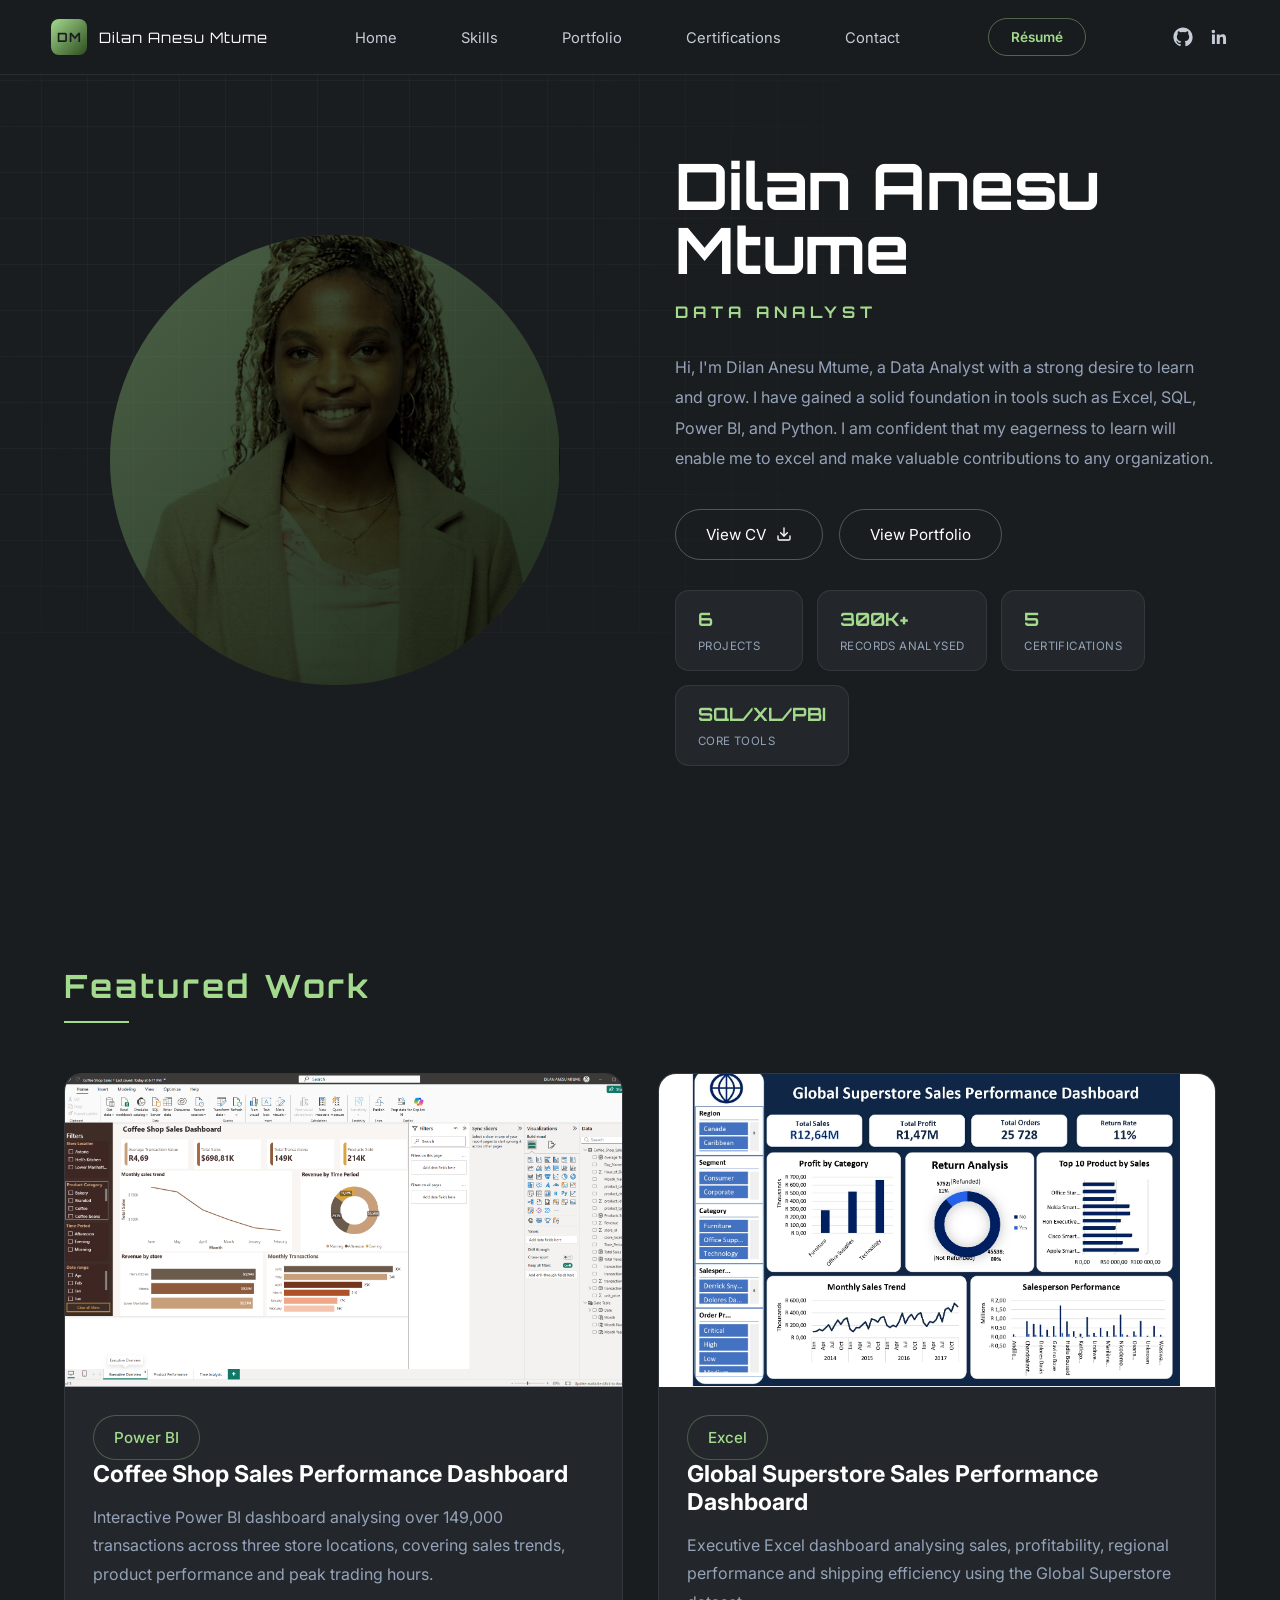
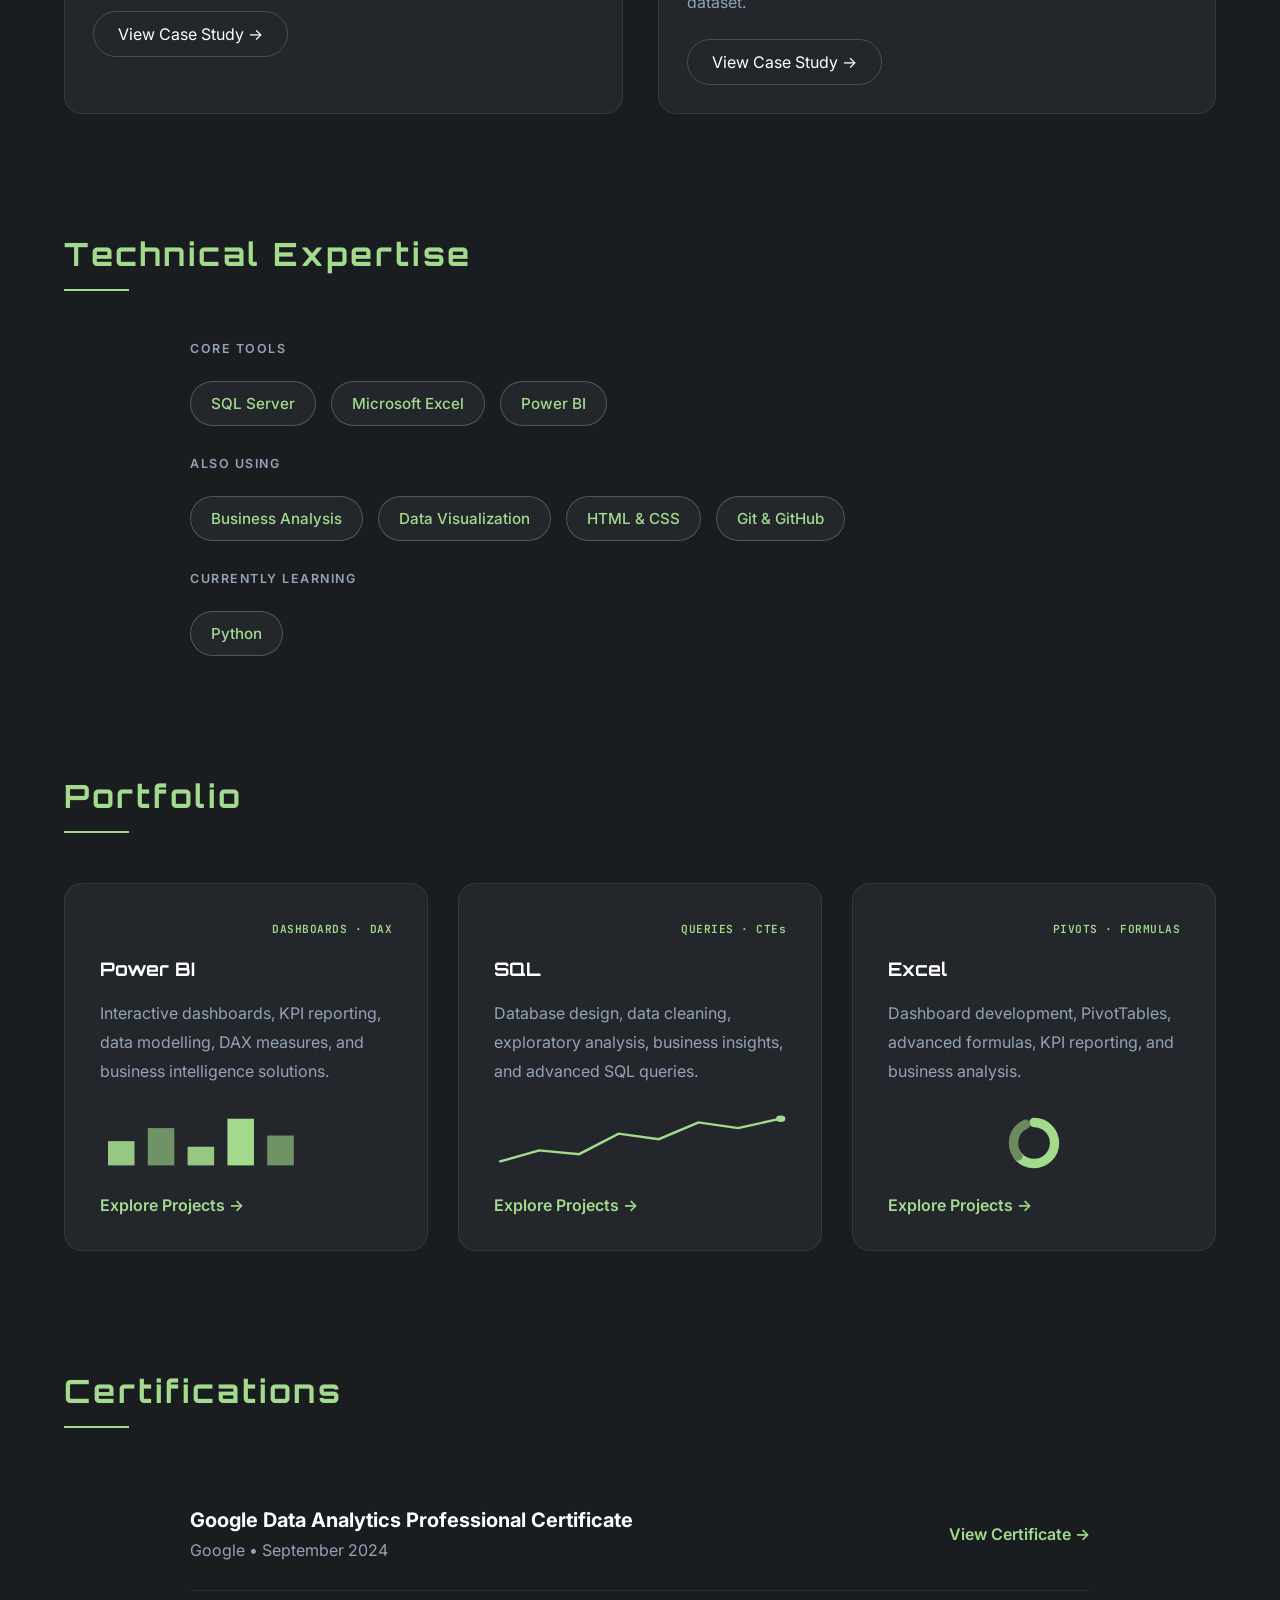
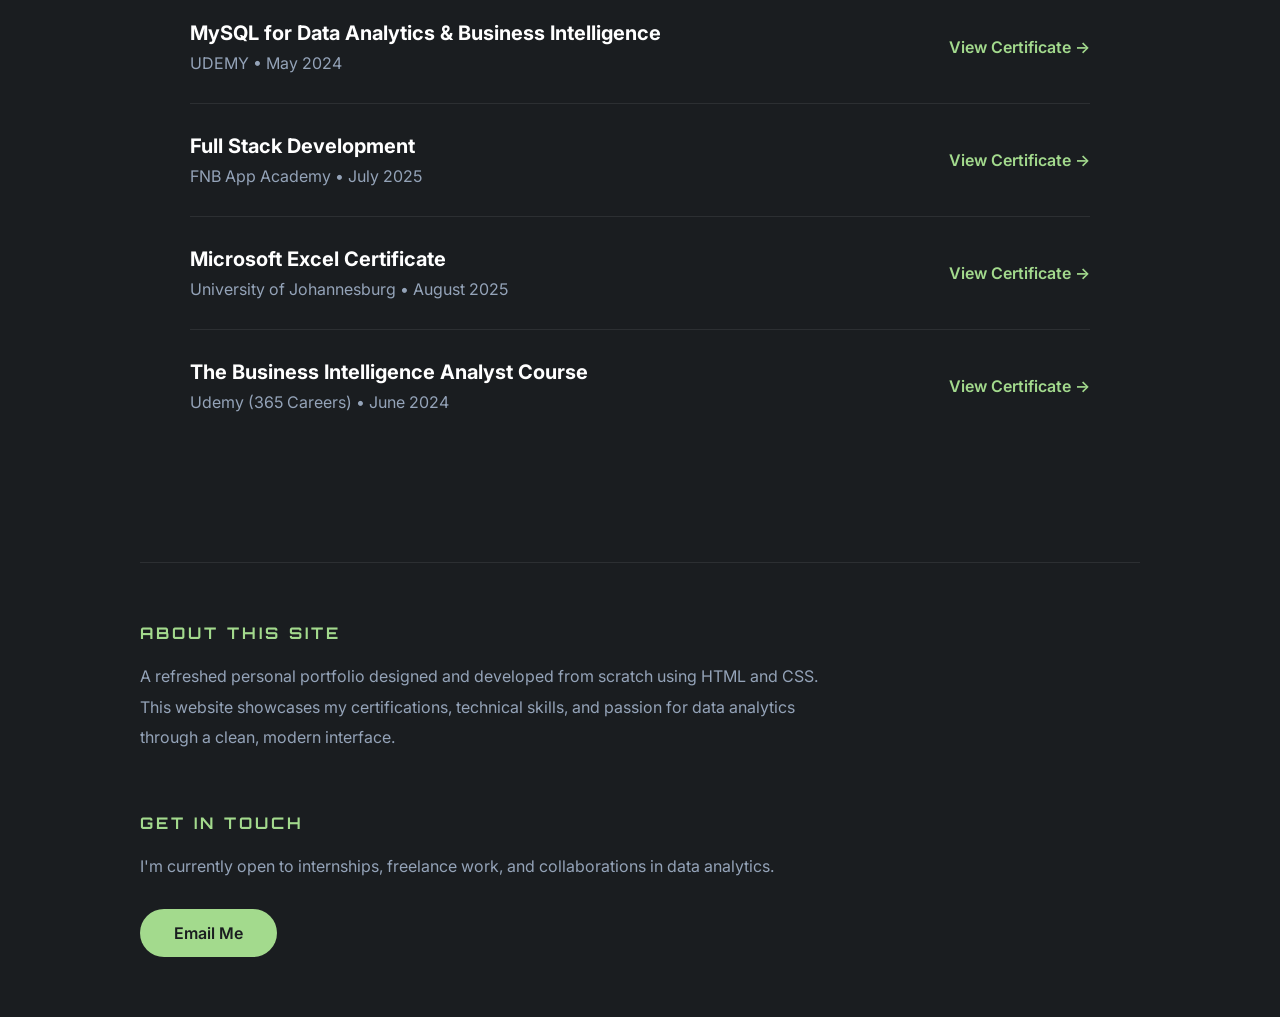
<file: index.html>
<!DOCTYPE html>
<html lang="en">
<head>
    <meta charset="UTF-8">
    <meta name="viewport" content="width=device-width, initial-scale=1.0">
    <title>Dilan Anesu Mtume - Portfolio</title>

    <link rel="icon" type="image/png" href="portfolio image.png">

    <meta property="og:title" content="Dilan Anesu Mtume - Data Analyst Portfolio">
    <meta property="og:description" content="SQL, Excel and Power BI projects analysing 300,000+ records — data analyst portfolio for Dilan Anesu Mtume.">
    <meta property="og:image" content="https://anesudilan.github.io/data-analysis-portfolio/portfolio image.png">
    <meta property="og:type" content="website">

        <link rel="stylesheet" href="style.css?v=2">

       <link href="https://fonts.googleapis.com/css2?family=Orbitron:wght@700&family=Inter:wght@400;500&family=JetBrains+Mono:wght@400;500;600&display=swap" rel="stylesheet">
</head>

<body>

    <header class="site-header">

        <div class="nav-wrap">

            <a href="index.html" class="nav-brand">
                <span class="nav-mark">DM</span>
                Dilan Anesu Mtume
            </a>

            <ul class="nav-links" id="navLinks">
                <li><a href="#top">Home</a></li>
                <li><a href="#skills">Skills</a></li>
                <li><a href="#portfolio">Portfolio</a></li>
                <li><a href="#certifications">Certifications</a></li>
                <li><a href="#contact">Contact</a></li>
            </ul>

            <a href="Dilan Anesu Mtume - CV.pdf" target="_blank" class="nav-cta">Résumé</a>

            <div class="nav-social">

                <a href="https://github.com/AnesuDilan" target="_blank" aria-label="GitHub">
                    <svg width="20" height="20" viewBox="0 0 24 24" fill="currentColor">
                        <path d="M12 .5C5.65.5.5 5.65.5 12c0 5.08 3.29 9.39 7.86 10.91.57.1.78-.25.78-.55 0-.27-.01-1.16-.02-2.11-3.2.7-3.88-1.36-3.88-1.36-.52-1.34-1.28-1.69-1.28-1.69-1.04-.71.08-.7.08-.7 1.15.08 1.76 1.19 1.76 1.19 1.03 1.76 2.7 1.25 3.36.95.1-.75.4-1.25.73-1.53-2.56-.29-5.26-1.28-5.26-5.7 0-1.26.45-2.29 1.19-3.09-.12-.29-.52-1.47.11-3.06 0 0 .97-.31 3.18 1.18a11 11 0 0 1 5.79 0c2.2-1.49 3.17-1.18 3.17-1.18.64 1.59.24 2.77.12 3.06.74.8 1.19 1.83 1.19 3.09 0 4.43-2.7 5.41-5.28 5.69.42.36.78 1.08.78 2.18 0 1.57-.01 2.84-.01 3.23 0 .3.2.66.79.55A10.51 10.51 0 0 0 23.5 12C23.5 5.65 18.35.5 12 .5Z"/>
                    </svg>
                </a>

                <a href="https://www.linkedin.com/in/anesu-mtume-55603b3a8" target="_blank" aria-label="LinkedIn">
                    <svg width="20" height="20" viewBox="0 0 24 24" fill="currentColor">
                        <path d="M20.45 20.45h-3.56v-5.57c0-1.33-.02-3.04-1.85-3.04-1.86 0-2.14 1.45-2.14 2.94v5.67H9.34V9h3.42v1.56h.05c.48-.9 1.64-1.85 3.37-1.85 3.6 0 4.27 2.37 4.27 5.46v6.28ZM5.34 7.43a2.07 2.07 0 1 1 0-4.13 2.07 2.07 0 0 1 0 4.13ZM7.12 20.45H3.56V9h3.56v11.45Z"/>
                    </svg>
                </a>

            </div>

            <div class="nav-toggle" id="navToggle">
                <span></span>
                <span></span>
                <span></span>
            </div>

        </div>

    </header>

    <main>

        <!-- HERO -->
        <section class="portfolio-container hero-bg" id="top">

            <div class="image-section">
                <div class="profile-circle">
                    <img src="portfolio image.png" alt="Dilan Anesu Mtume">
                </div>
            </div>

            <div class="text-section">

                <h1 class="hero-name">
                    Dilan Anesu<br>
                    Mtume
                </h1>

                <h2 class="job-title">
                    DATA ANALYST
                </h2>

                <p class="bio">
                    Hi, I'm Dilan Anesu Mtume, a Data Analyst with a strong desire to learn and grow.
                    I have gained a solid foundation in tools such as Excel, SQL, Power BI, and Python.
                    I am confident that my eagerness to learn will enable me to excel and make valuable
                    contributions to any organization.
                </p>

                <div class="hero-buttons">

                    <a href="Dilan Anesu Mtume - CV.pdf" target="_blank" class="btn-outline">
                        View CV

                        <svg width="16"
                             height="16"
                             viewBox="0 0 24 24"
                             fill="none"
                             stroke="currentColor"
                             stroke-width="2"
                             stroke-linecap="round"
                             stroke-linejoin="round">

                            <path d="M21 15v4a2 2 0 0 1-2 2H5a2 2 0 0 1-2-2v-4"/>
                            <polyline points="7 10 12 15 17 10"/>
                            <line x1="12" y1="15" x2="12" y2="3"/>

                        </svg>

                    </a>

                    <a href="#portfolio" class="btn-outline">
                        View Portfolio
                    </a>

                </div>

                <div class="hero-stats">

                    <div class="hero-stat">
                        <strong>6</strong>
                        <span>Projects</span>
                    </div>

                    <div class="hero-stat">
                        <strong>300K+</strong>
                        <span>Records Analysed</span>
                    </div>

                    <div class="hero-stat">
                        <strong>5</strong>
                        <span>Certifications</span>
                    </div>

                    <div class="hero-stat">
                        <strong>SQL/XL/PBI</strong>
                        <span>Core Tools</span>
                    </div>

                </div>

            </div>

        </section>

             <!-- ==========================
     FEATURED WORK
========================== -->

<div class="section-divider">

<h2 class="section-heading">

Featured Work

</h2>

<div class="heading-line"></div>

</div>

<section class="portfolio-projects">

    <div class="project-grid">

        <div class="project-card">

            <img src="your-folder-name/Executive overview.png" alt="Coffee Shop Sales Performance Dashboard">

            <div class="project-info">

                <span class="tool-badge">Power BI</span>

                <h4>Coffee Shop Sales Performance Dashboard</h4>

                <p>
                    Interactive Power BI dashboard analysing over 149,000 transactions
                    across three store locations, covering sales trends, product
                    performance and peak trading hours.
                </p>

                <a href="coffee-shop-powerbi.html" class="project-btn">View Case Study →</a>

            </div>

        </div>

        <div class="project-card">

            <img src="your-folder-name/Global_Superstore_Sales_page-0001.jpg" alt="Global Superstore Sales Performance Dashboard">

            <div class="project-info">

                <span class="tool-badge">Excel</span>

                <h4>Global Superstore Sales Performance Dashboard</h4>

                <p>
                    Executive Excel dashboard analysing sales, profitability,
                    regional performance and shipping efficiency using the
                    Global Superstore dataset.
                </p>

                <a href="global-superstore.html" class="project-btn">View Case Study →</a>

            </div>

        </div>

    </div>

</section>

        <!-- ==========================
     TECHNICAL EXPERTISE
========================== -->

<section id="skills">

<div class="section-divider">

<h2 class="section-heading">

Technical Expertise

</h2>

<div class="heading-line"></div>

</div>
<div class="skills-groups">

    <div class="skills-group">
        <div class="skills-group-label">Core Tools</div>
        <div class="tools-grid">
            <span class="tool-badge">SQL Server</span>
            <span class="tool-badge">Microsoft Excel</span>
            <span class="tool-badge">Power BI</span>
        </div>
    </div>

    <div class="skills-group">
        <div class="skills-group-label">Also Using</div>
        <div class="tools-grid">
            <span class="tool-badge">Business Analysis</span>
            <span class="tool-badge">Data Visualization</span>
            <span class="tool-badge">HTML & CSS</span>
            <span class="tool-badge">Git & GitHub</span>
        </div>
    </div>

    <div class="skills-group">
        <div class="skills-group-label">Currently Learning</div>
        <div class="tools-grid">
            <span class="tool-badge">Python</span>
        </div>
    </div>

</div>
</section>

      <!-- ==========================
     PORTFOLIO
========================== -->

<div class="section-divider" id="portfolio">
    <h2 class="section-heading">Portfolio</h2>
    <div class="heading-line"></div>
</div>

<section class="portfolio-projects">

    <div class="project-categories">

             <!-- Power BI -->

        <a href="powerbi.html" class="category-card">

            <div class="card-top">
                <div class="category-icon">
                    <svg viewBox="0 0 24 24" fill="none" stroke="currentColor" stroke-width="1.6"><rect x="3" y="10" width="4" height="10"/><rect x="10" y="5" width="4" height="15"/><rect x="17" y="13" width="4" height="7"/></svg>
                </div>
                <span class="card-tag">DASHBOARDS · DAX</span>
            </div>

            <h3>Power BI</h3>

            <p>
                Interactive dashboards, KPI reporting, data modelling,
                DAX measures, and business intelligence solutions.
            </p>

            <svg class="card-chart" viewBox="0 0 220 60" preserveAspectRatio="none">
                <rect x="6" y="28" width="20" height="26" fill="#a3da8d" opacity="0.9"/>
                <rect x="36" y="14" width="20" height="40" fill="#a3da8d" opacity="0.6"/>
                <rect x="66" y="34" width="20" height="20" fill="#a3da8d" opacity="0.9"/>
                <rect x="96" y="4" width="20" height="50" fill="#a3da8d"/>
                <rect x="126" y="22" width="20" height="32" fill="#a3da8d" opacity="0.6"/>
            </svg>

            <span>Explore Projects →</span>

        </a>

        <!-- SQL -->

        <a href="sql.html" class="category-card">

            <div class="card-top">
                <div class="category-icon">
                    <svg viewBox="0 0 24 24" fill="none" stroke="currentColor" stroke-width="1.6"><ellipse cx="12" cy="5" rx="8" ry="3"/><path d="M4 5v14a8 3 0 0 0 16 0V5"/><path d="M4 12a8 3 0 0 0 16 0"/></svg>
                </div>
                <span class="card-tag">QUERIES · CTEs</span>
            </div>

            <h3>SQL</h3>

            <p>
                Database design, data cleaning, exploratory analysis,
                business insights, and advanced SQL queries.
            </p>

            <svg class="card-chart" viewBox="0 0 220 60" preserveAspectRatio="none">
                <polyline points="4,50 34,38 64,42 94,20 124,26 154,8 184,14 216,4" fill="none" stroke="#a3da8d" stroke-width="2.5"/>
                <circle cx="216" cy="4" r="3.5" fill="#a3da8d"/>
            </svg>

            <span>Explore Projects →</span>

        </a>

        <!-- Excel -->

        <a href="excel.html" class="category-card">

            <div class="card-top">
                <div class="category-icon">
                    <svg viewBox="0 0 24 24" fill="none" stroke="currentColor" stroke-width="1.6"><rect x="3" y="3" width="18" height="18" rx="2"/><line x1="3" y1="9" x2="21" y2="9"/><line x1="3" y1="15" x2="21" y2="15"/><line x1="9" y1="3" x2="9" y2="21"/><line x1="15" y1="3" x2="15" y2="21"/></svg>
                </div>
                <span class="card-tag">PIVOTS · FORMULAS</span>
            </div>

            <h3>Excel</h3>

            <p>
                Dashboard development, PivotTables, advanced formulas,
                KPI reporting, and business analysis.
            </p>

            <svg class="card-chart" viewBox="0 0 60 60">
                <circle cx="30" cy="30" r="22" fill="none" stroke="#2a3138" stroke-width="10"/>
                <circle cx="30" cy="30" r="22" fill="none" stroke="#a3da8d" stroke-width="10" stroke-dasharray="88 138" stroke-linecap="round" transform="rotate(-90 30 30)"/>
                <circle cx="30" cy="30" r="22" fill="none" stroke="#6b8a5e" stroke-width="10" stroke-dasharray="40 138" stroke-dashoffset="-88" stroke-linecap="round" transform="rotate(-90 30 30)"/>
            </svg>

            <span>Explore Projects →</span>

        </a>

        <!-- Python 

        <a href="python.html" class="category-card">

            <h3>Python</h3>

            <p>
                Data analysis, automation, visualization, and machine
                learning projects.
            </p>

            <span>Coming Soon →</span>

        </a>
-->
    </div> 

</section>
        <!-- CERTIFICATIONS -->

<div class="section-divider" id="certifications">
    <h2 class="section-heading">
        Certifications
    </h2>

    <div class="heading-line"></div>
</div>
<section class="certifications">

    <div class="cert-item">
        <div>
            <h3>Google Data Analytics Professional Certificate</h3>
            <p>Google • September 2024</p>
        </div>

      <a href="Google Data Analytics.png" target="_blank">
    View Certificate →
</a>
    </div>

    <div class="cert-item">
        <div>
            <h3>MySQL for Data Analytics & Business Intelligence</h3>
            <p>UDEMY • May 2024</p>
        </div>

      <a href="MYSQL For DATA ANALYTICS_page-0001.jpg" target="_blank">
    View Certificate →
</a>
    </div>

    <div class="cert-item">
        <div>
            <h3>Full Stack Development</h3>
            <p>FNB App Academy • July 2025</p>
        </div>

       <a href="DILAN MTUME- FNB APP ACADEMY CERTIFICATE_page-0001.jpg" target="_blank">
    View Certificate →
</a>
    </div>

    <div class="cert-item">
        <div>
            <h3>Microsoft Excel Certificate</h3>
            <p>University of Johannesburg • August 2025</p>
        </div>

        <a href="Excel_certifacte.png" target="_blank">
    View Certificate →
</a>
    </div>

    <div class="cert-item">
        <div>
            <h3>The Business Intelligence Analyst Course</h3>
            <p>Udemy (365 Careers) • June 2024</p>
        </div>

        <a href="Business Intelligence Course_page-0001.jpg" target="_blank">
    View Certificate →
</a>
    </div>

</section>

      
           <footer class="portfolio-footer">

    <div class="footer-block">
        <h3>ABOUT THIS SITE</h3>
        <p>
            A refreshed personal portfolio designed and developed from scratch using HTML and CSS. This website showcases my certifications, technical skills, and passion for data analytics through a clean, modern interface.
        </p>
    </div>

    <div class="footer-block" id="contact">
        <h3>GET IN TOUCH</h3>
        <p>
            I'm currently open to internships, freelance work, and collaborations in data analytics.
        </p>

        <a href="mailto:anesumtume@gmail.com" class="email-btn">
            Email Me
        </a>
        
    </div>

</footer>

   
    </main>

    <script>
        const navToggle = document.getElementById('navToggle');
        const navLinks = document.getElementById('navLinks');

        navToggle.addEventListener('click', () => {
            navLinks.classList.toggle('open');
        });

        navLinks.querySelectorAll('a').forEach(link => {
            link.addEventListener('click', () => {
                navLinks.classList.remove('open');
            });
        });
    </script>

</body>
</html>
</file>
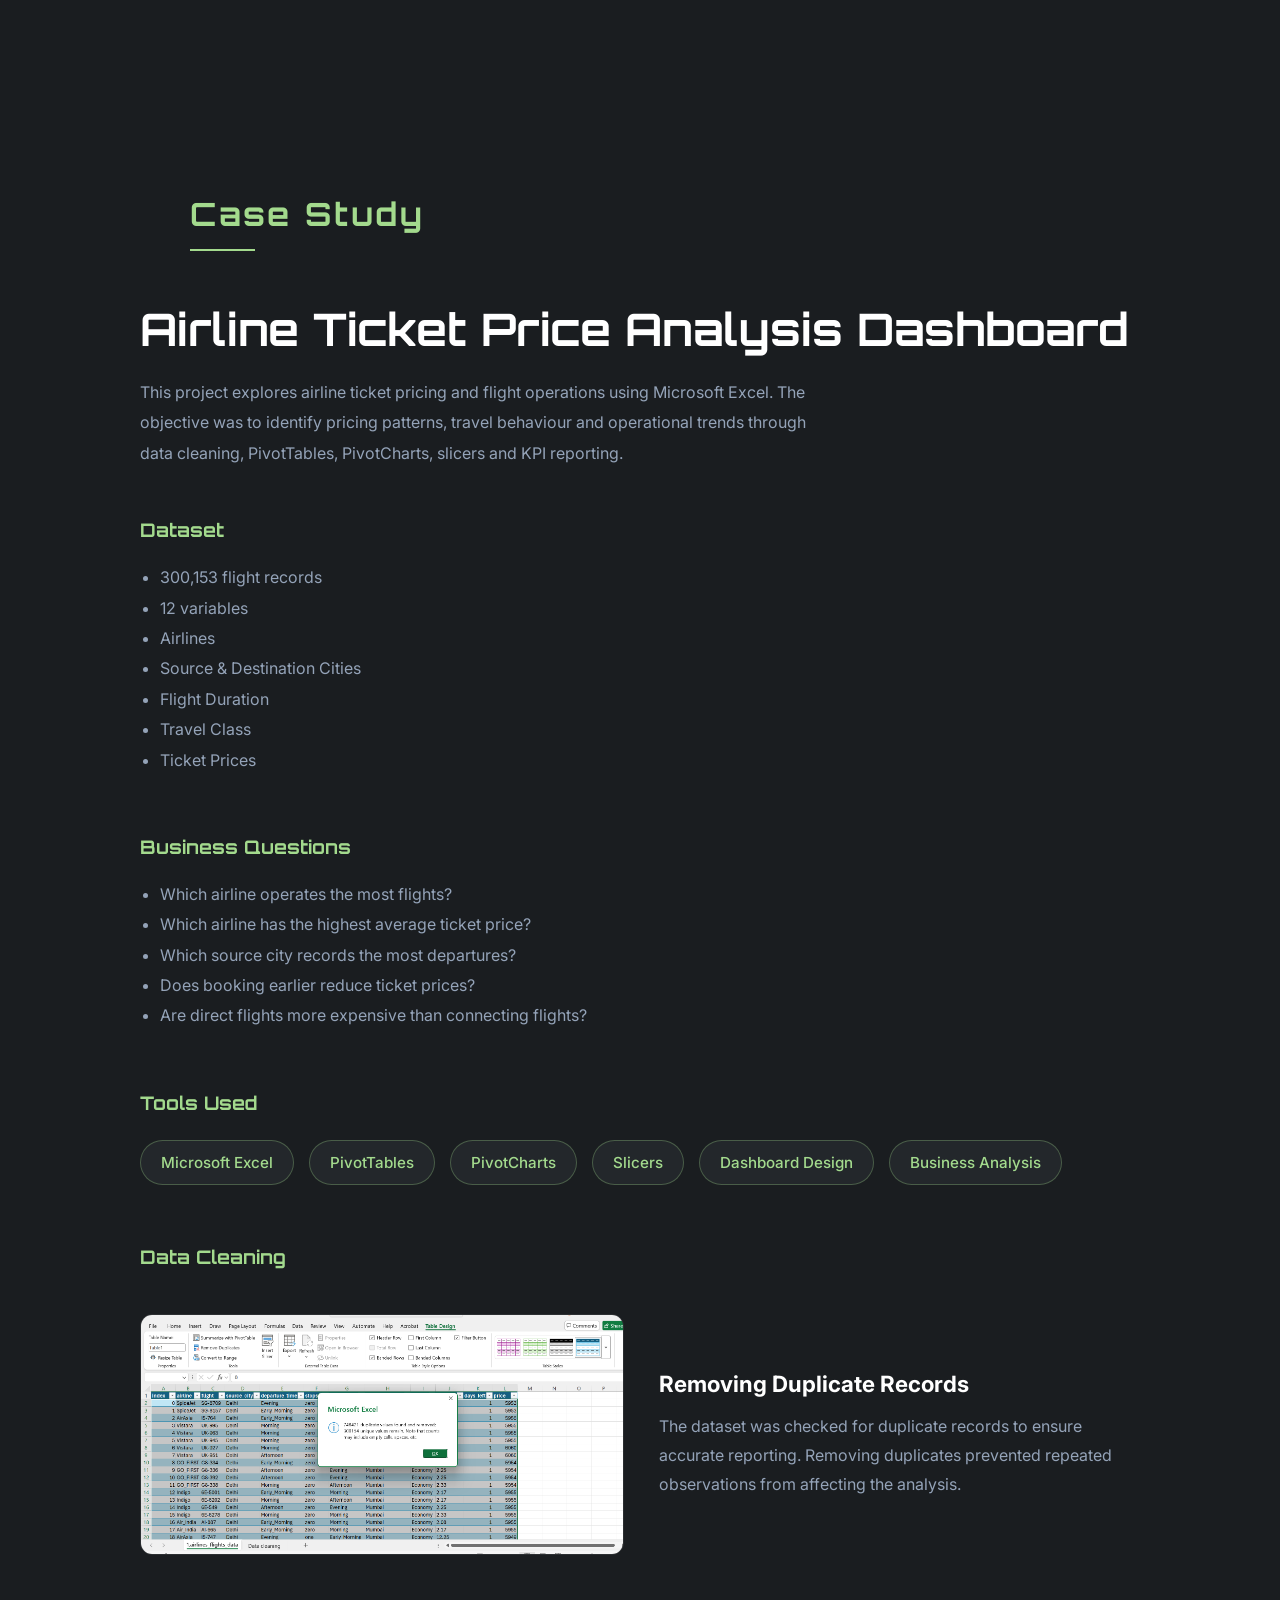
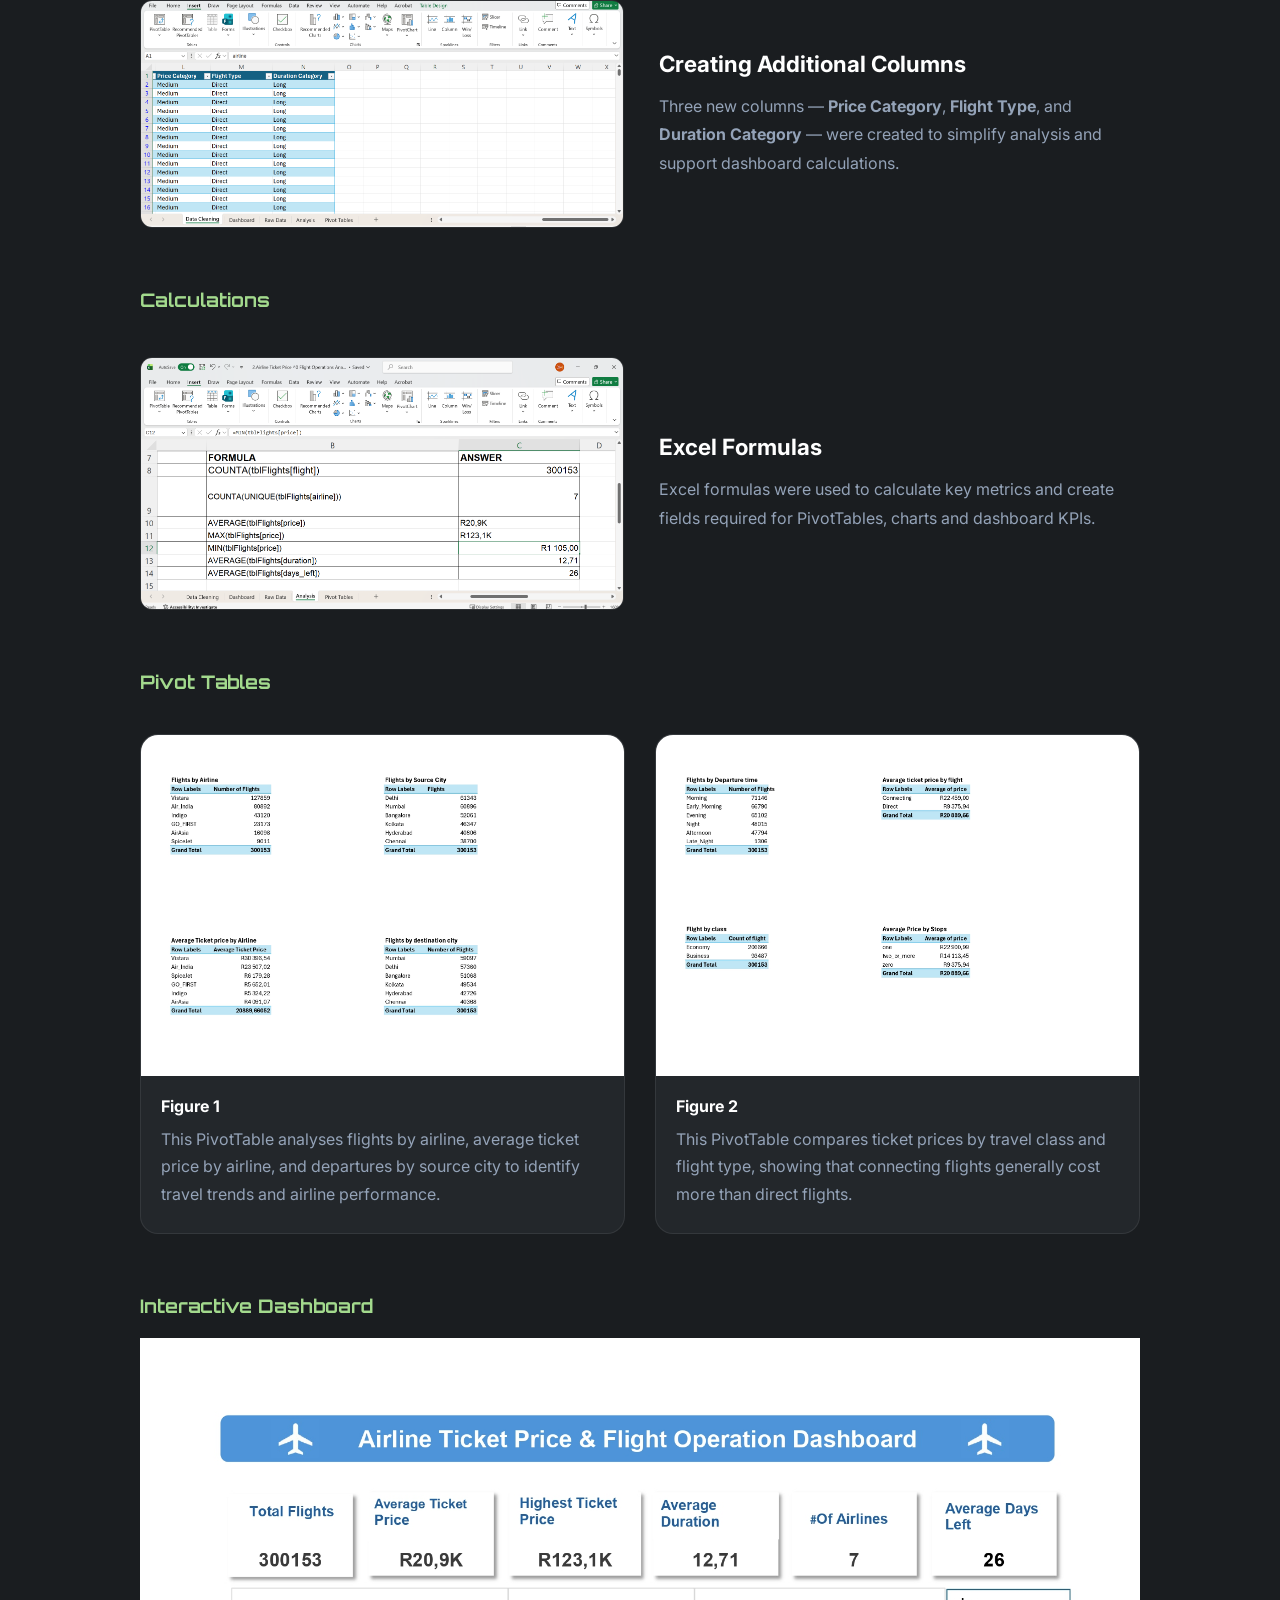
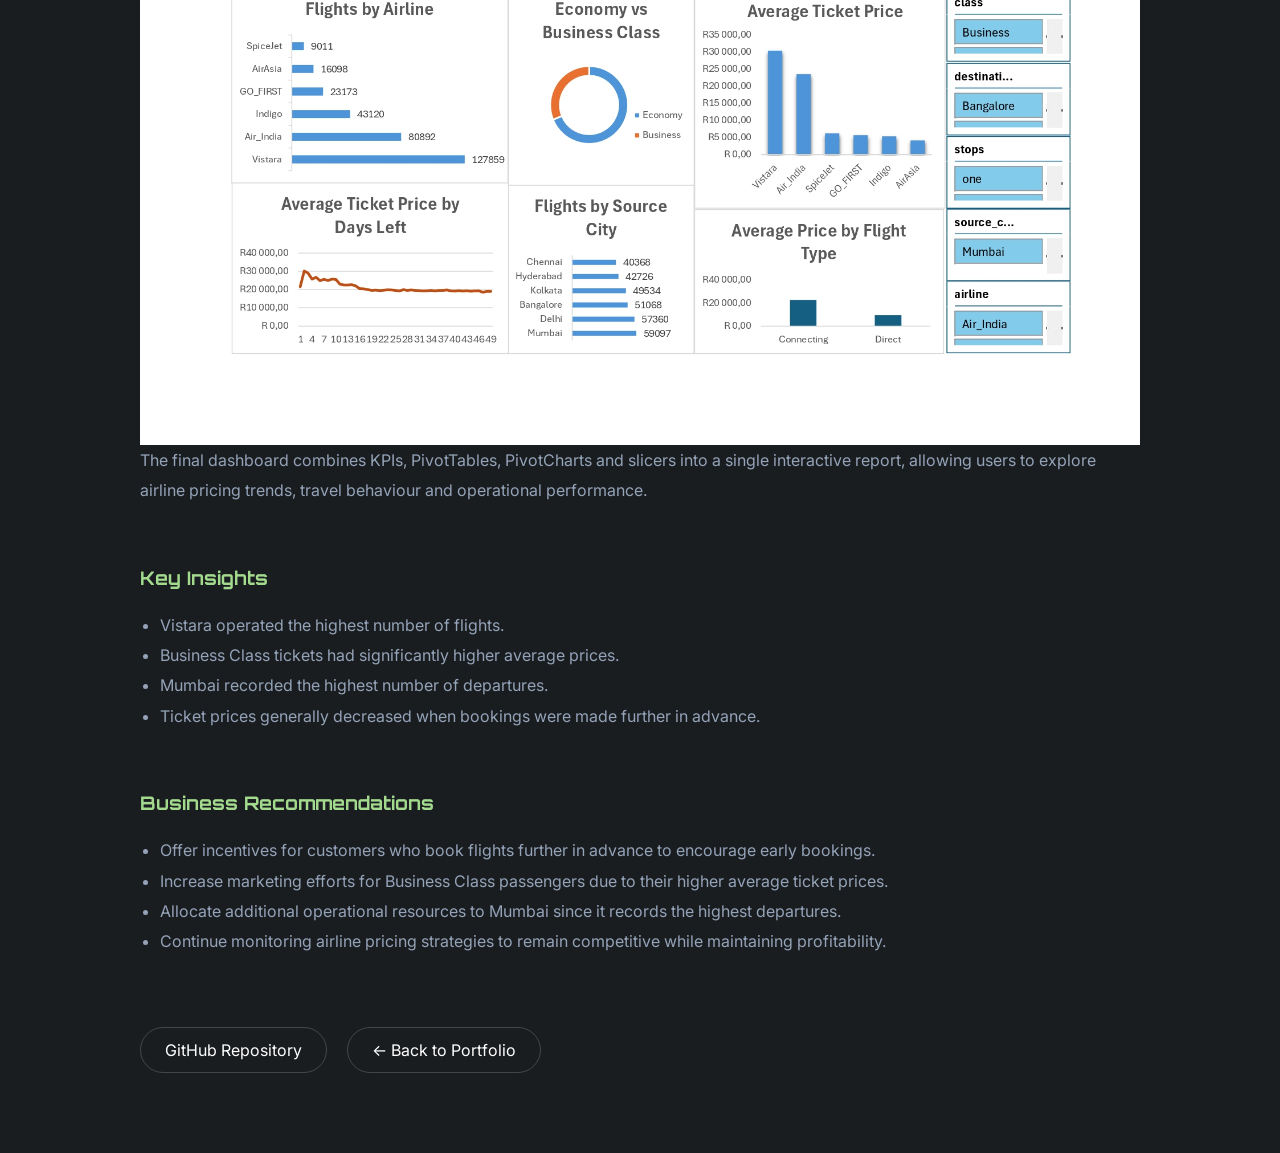
<file: airline-ticket-analysis.html>
<!DOCTYPE html>
<html lang="en">
<head>
    <meta charset="UTF-8">
    <meta name="viewport" content="width=device-width, initial-scale=1.0">
    <title>Airline Ticket Price Analysis | Dilan Anesu Mtume</title>

    <link rel="stylesheet" href="style.css">

    <link href="https://fonts.googleapis.com/css2?family=Inter:wght@400;500;600&family=Orbitron:wght@700&display=swap" rel="stylesheet">
</head>

<body>

<main class="case-study">

    <!-- ==========================
         PAGE HEADER
    ========================== -->

    <div class="section-divider">
        <h2 class="section-heading">Case Study</h2>
        <div class="heading-line"></div>
    </div>

    <section class="case-hero">

        <h1>Airline Ticket Price Analysis Dashboard</h1>

        <p class="case-intro">
            This project explores airline ticket pricing and flight operations using Microsoft Excel.
            The objective was to identify pricing patterns, travel behaviour and operational trends
            through data cleaning, PivotTables, PivotCharts, slicers and KPI reporting.
        </p>

    </section>

    <!-- ==========================
         DATASET
    ========================== -->

    <section class="case-section">

        <h3>Dataset</h3>

        <ul>
            <li>300,153 flight records</li>
            <li>12 variables</li>
            <li>Airlines</li>
            <li>Source & Destination Cities</li>
            <li>Flight Duration</li>
            <li>Travel Class</li>
            <li>Ticket Prices</li>
        </ul>

    </section>

    <!-- ==========================
         BUSINESS QUESTIONS
    ========================== -->

    <section class="case-section">

        <h3>Business Questions</h3>

        <ul>
            <li>Which airline operates the most flights?</li>
            <li>Which airline has the highest average ticket price?</li>
            <li>Which source city records the most departures?</li>
            <li>Does booking earlier reduce ticket prices?</li>
            <li>Are direct flights more expensive than connecting flights?</li>
        </ul>

    </section>

    <!-- ==========================
         TOOLS USED
    ========================== -->

    <section class="case-section">

        <h3>Tools Used</h3>

        <div class="tools-grid">

            <span class="tool-badge">Microsoft Excel</span>
            <span class="tool-badge">PivotTables</span>
            <span class="tool-badge">PivotCharts</span>
            <span class="tool-badge">Slicers</span>
            <span class="tool-badge">Dashboard Design</span>
            <span class="tool-badge">Business Analysis</span>

        </div>

    </section>

    <!-- ==========================
         DATA CLEANING
    ========================== -->

    <section class="case-section">

        <h3>Data Cleaning</h3>

        <div class="process-card">

            <img src="1. remove duplicates.png" alt="Removing Duplicates">

            <div class="process-info">

                <h4>Removing Duplicate Records</h4>

                <p>
                    The dataset was checked for duplicate records to ensure accurate reporting.
                    Removing duplicates prevented repeated observations from affecting the analysis.
                </p>

            </div>

        </div>

        <div class="process-card">

            <img src="2. add columns.png" alt="Added Columns">

            <div class="process-info">

                <h4>Creating Additional Columns</h4>

                <p>
                    Three new columns — <strong>Price Category</strong>,
                    <strong>Flight Type</strong>, and
                    <strong>Duration Category</strong> — were created to simplify analysis and support dashboard calculations.
                </p>

            </div>

        </div>

    </section>

    <!-- ==========================
         CALCULATIONS
    ========================== -->

    <section class="case-section">

        <h3>Calculations</h3>

        <div class="process-card">

            <img src="7. highest_ticket_price.png" alt="Excel Calculations">

            <div class="process-info">

                <h4>Excel Formulas</h4>

                <p>
                    Excel formulas were used to calculate key metrics and create fields required
                    for PivotTables, charts and dashboard KPIs.
                </p>

            </div>

        </div>

    </section>

    <!-- ==========================
         PIVOT TABLES
    ========================== -->

    <section class="case-section">

        <h3>Pivot Tables</h3>

        <div class="process-grid">

            <div class="process-small">

                <img src="4. Pivot tables_01_page-0001.jpg" alt="Pivot Tables 1">

                <h4>Figure 1</h4>

                <p>
                    This PivotTable analyses flights by airline, average ticket price by airline,
                    and departures by source city to identify travel trends and airline performance.
                </p>

            </div>

            <div class="process-small">

                <img src="5.Pivot tables_02_page-0001.jpg" alt="Pivot Tables 2">

                <h4>Figure 2</h4>

                <p>
                    This PivotTable compares ticket prices by travel class and flight type,
                    showing that connecting flights generally cost more than direct flights.
                </p>

            </div>

        </div>

    </section>

    <!-- ==========================
         DASHBOARD
    ========================== -->

    <section class="case-section">

        <h3>Interactive Dashboard</h3>

        <a href="airline-dashboard.png" target="_blank">

            <img src="airline-dashboard.png"
                 alt="Airline Dashboard"
                 class="dashboard-image">

        </a>

        <p>
            The final dashboard combines KPIs, PivotTables, PivotCharts and slicers into a single interactive report,
            allowing users to explore airline pricing trends, travel behaviour and operational performance.
        </p>

    </section>

    <!-- ==========================
         KEY INSIGHTS
    ========================== -->

    <section class="case-section">

        <h3>Key Insights</h3>

        <ul>
            <li>Vistara operated the highest number of flights.</li>
            <li>Business Class tickets had significantly higher average prices.</li>
            <li>Mumbai recorded the highest number of departures.</li>
            <li>Ticket prices generally decreased when bookings were made further in advance.</li>
        </ul>

    </section>

    <!-- ==========================
         BUSINESS RECOMMENDATIONS
    ========================== -->

    <section class="case-section">

        <h3>Business Recommendations</h3>

        <ul>
            <li>Offer incentives for customers who book flights further in advance to encourage early bookings.</li>

            <li>Increase marketing efforts for Business Class passengers due to their higher average ticket prices.</li>

            <li>Allocate additional operational resources to Mumbai since it records the highest departures.</li>

            <li>Continue monitoring airline pricing strategies to remain competitive while maintaining profitability.</li>
        </ul>

    </section>

    <!-- ==========================
         BUTTONS
    ========================== -->

    <section class="case-buttons">

        <a href="https://github.com/AnesuDilan/Airline-Ticket-Price-Analysis"
           target="_blank"
           class="project-btn">
            GitHub Repository
        </a>

        <a href="index.html" class="project-btn">
            ← Back to Portfolio
        </a>

    </section>

</main>

</body>
</html>
</file>
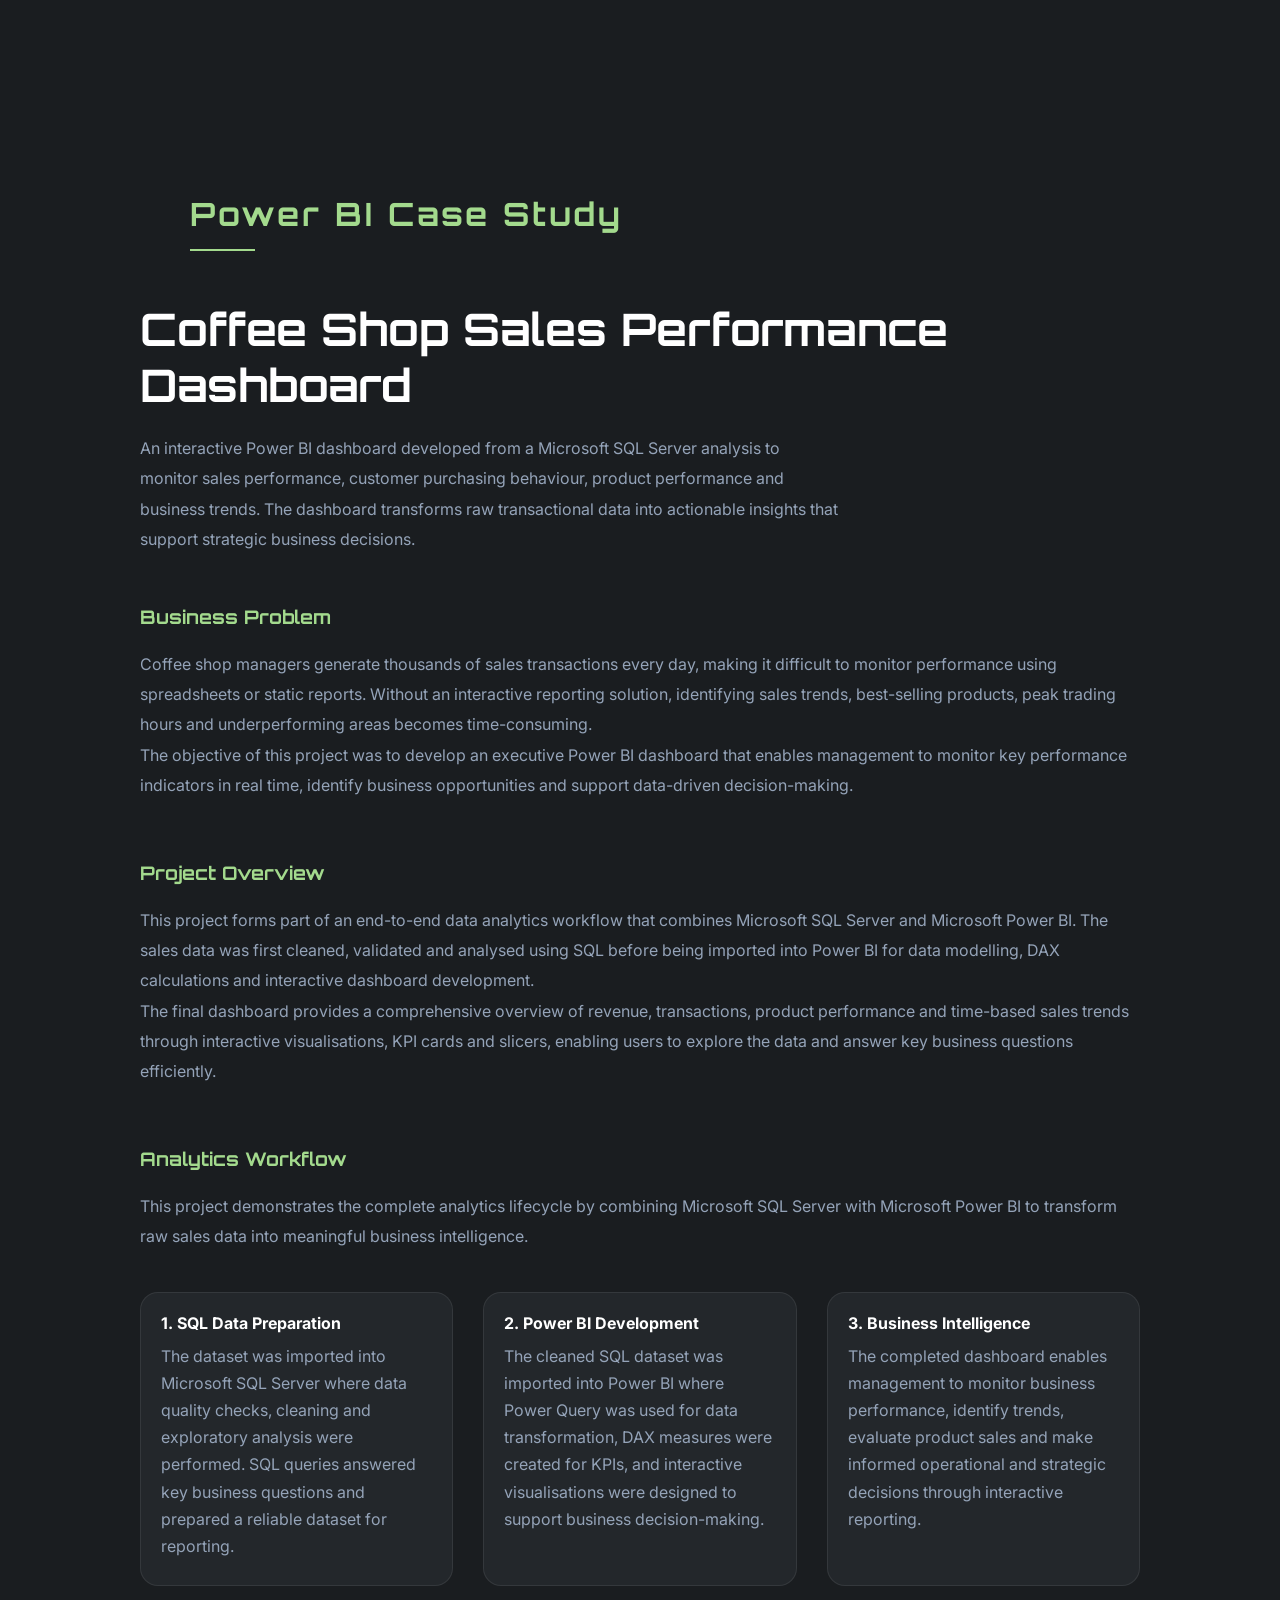
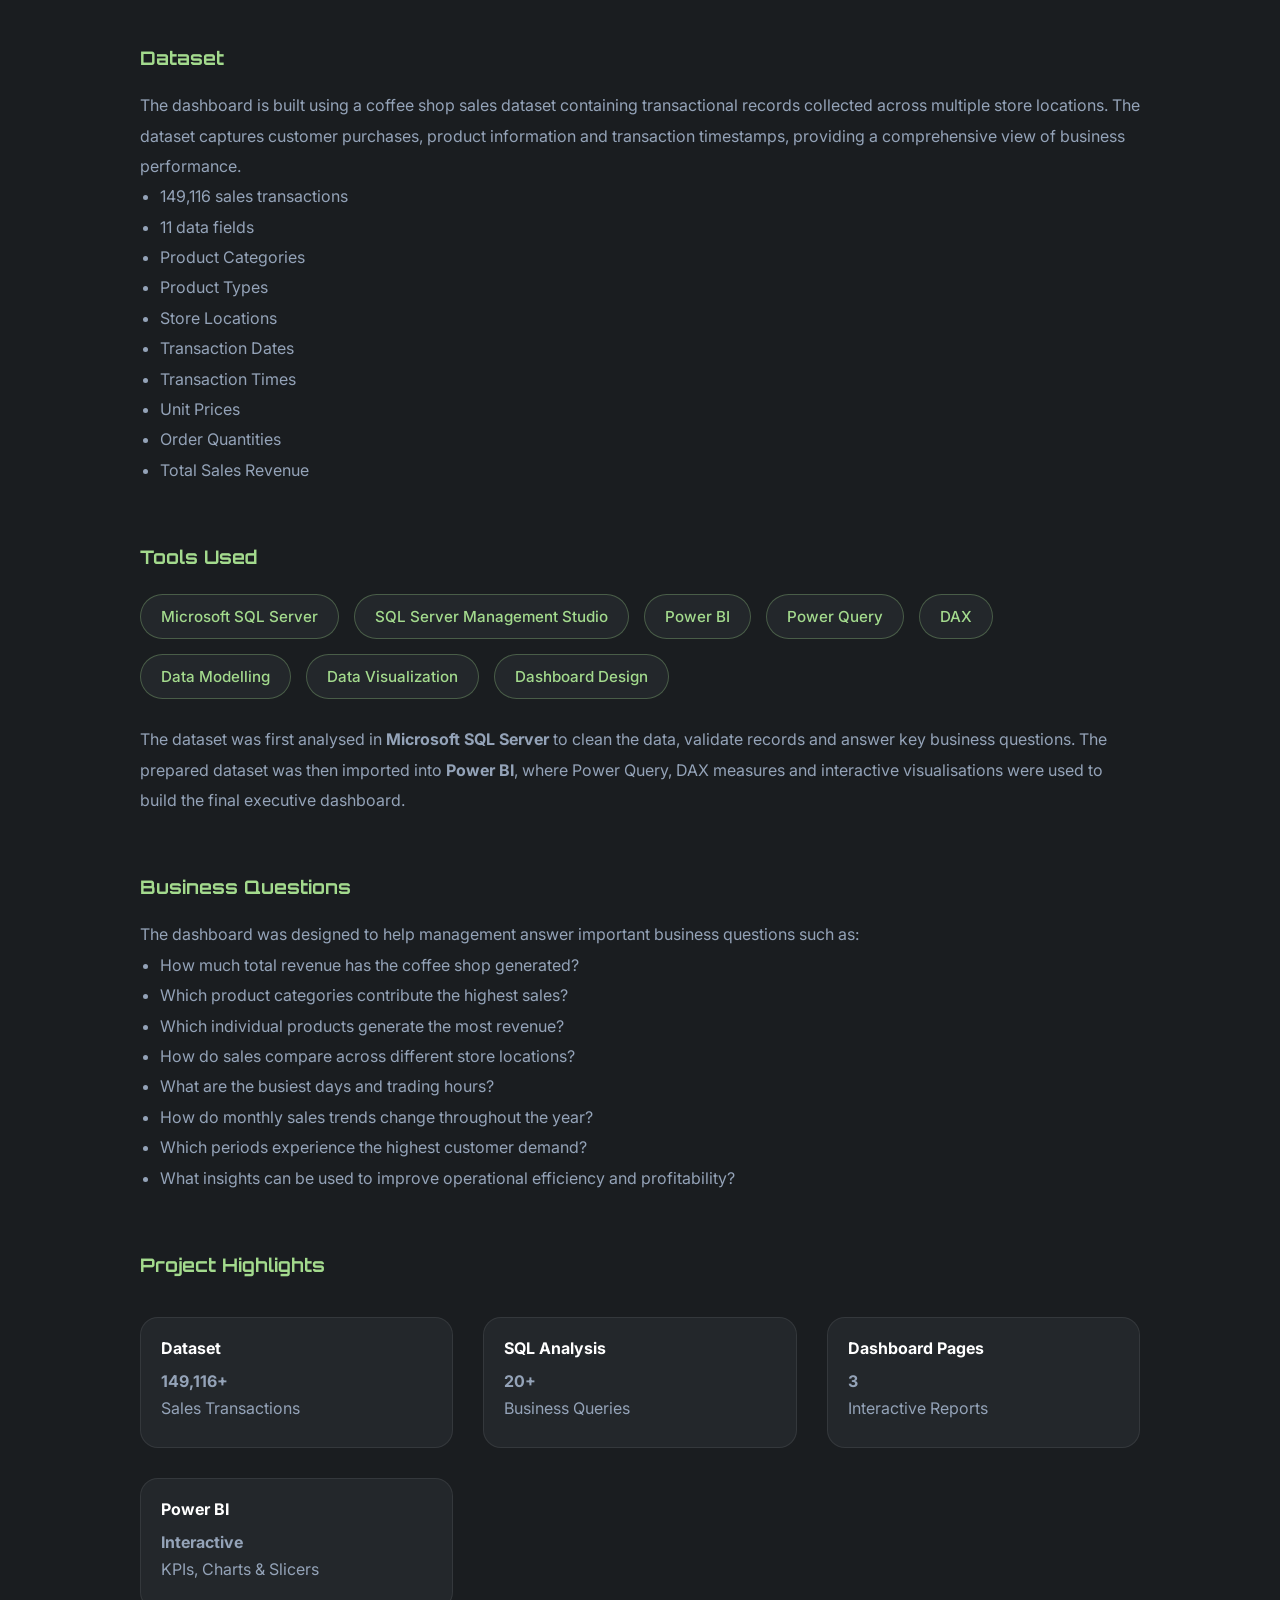
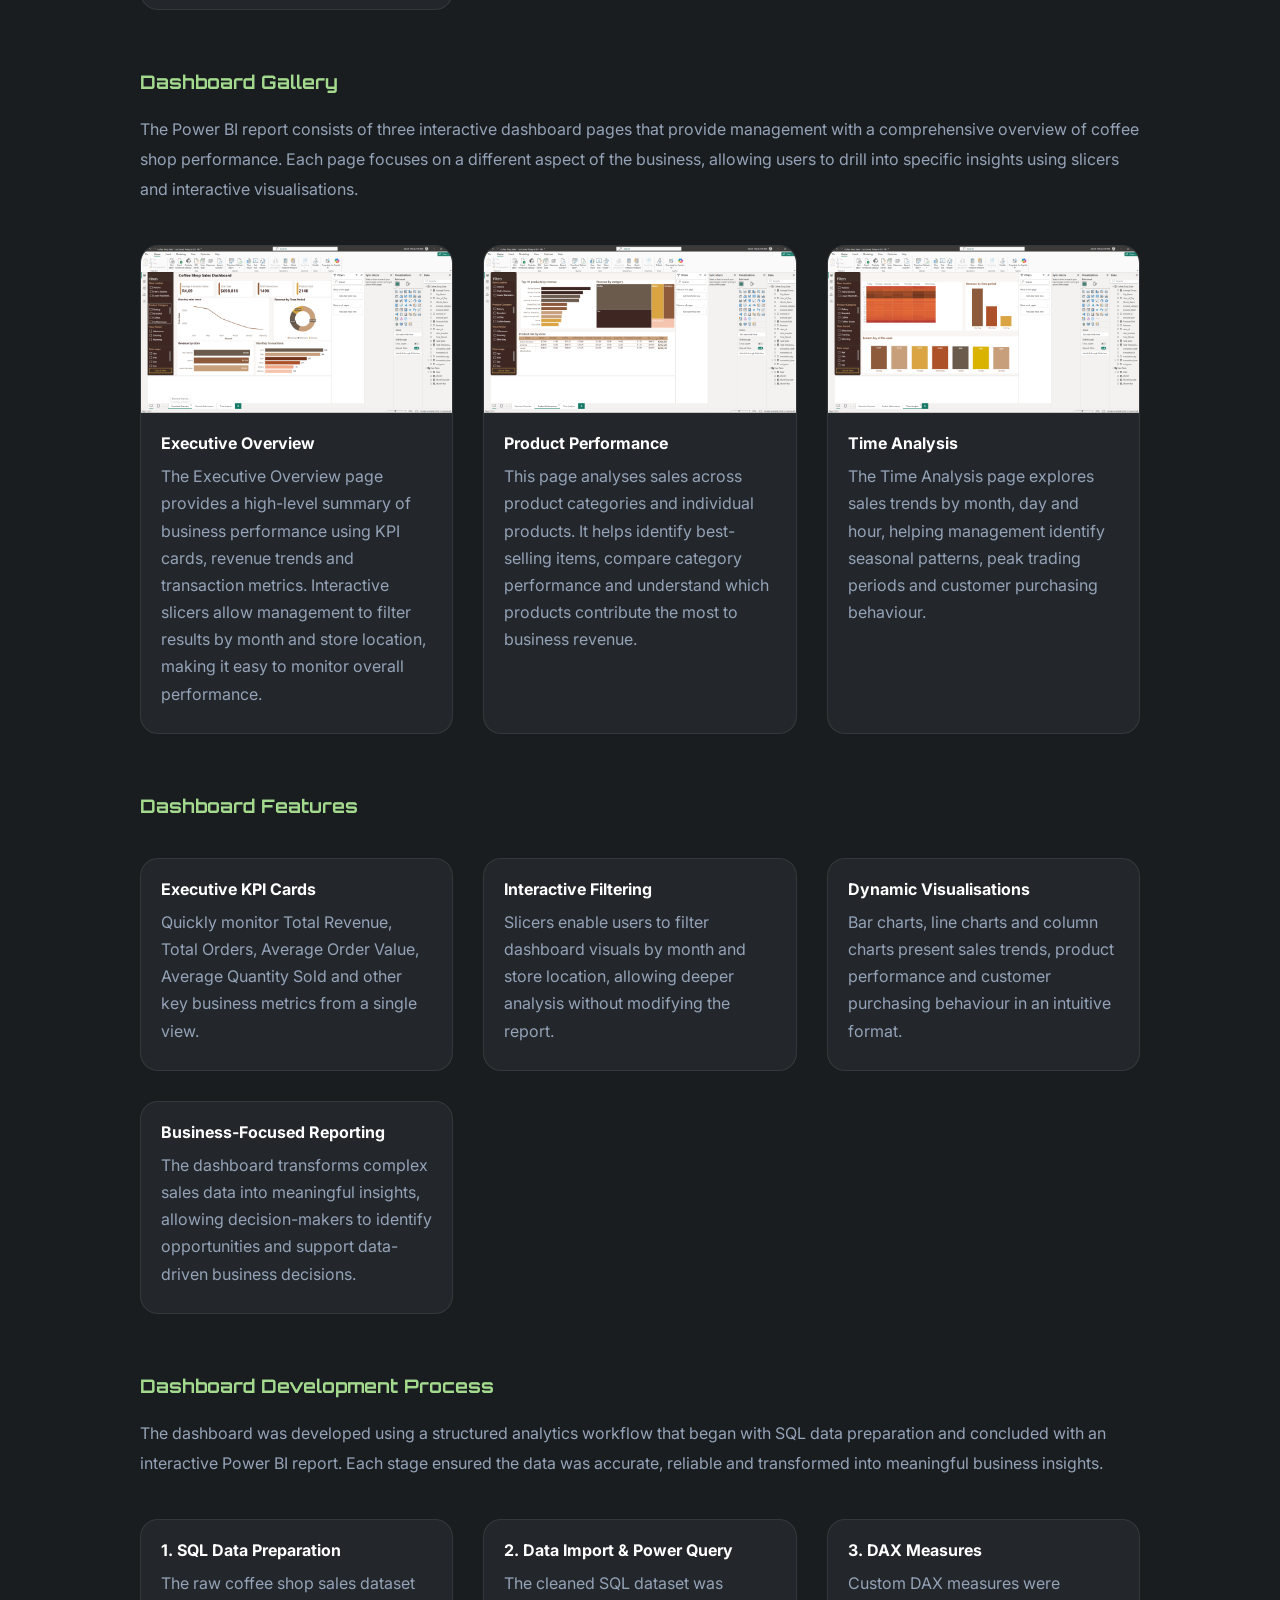
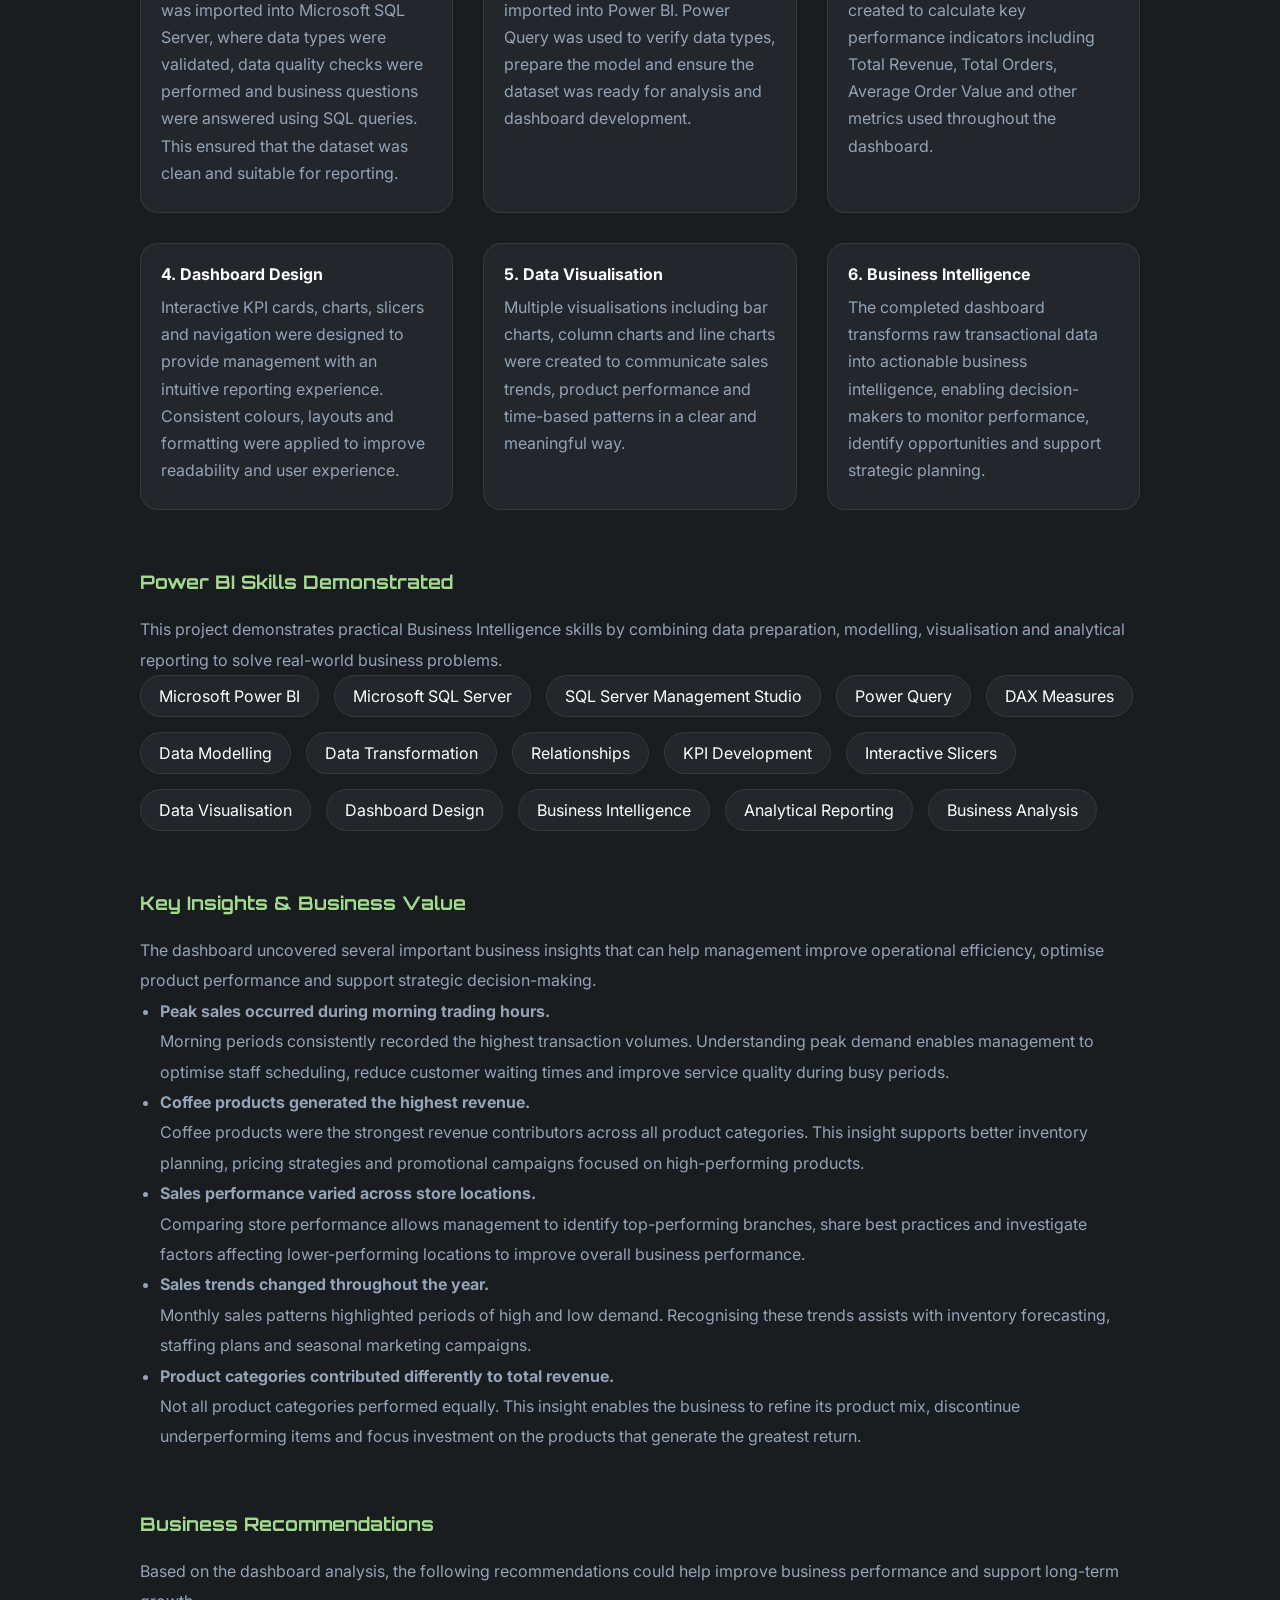
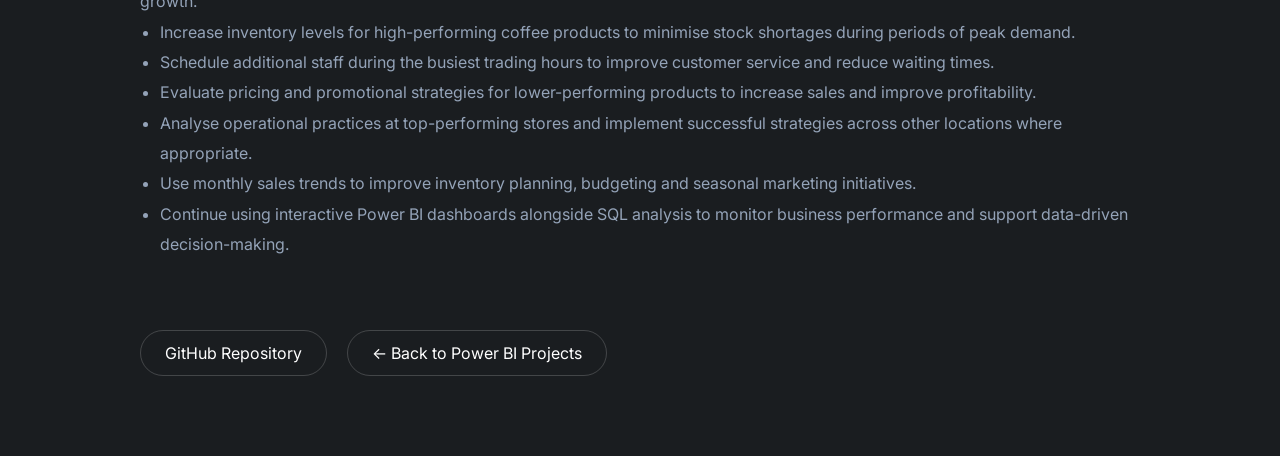
<file: coffee-shop-powerbi.html>
<!DOCTYPE html>
<html lang="en">

<head>

    <meta charset="UTF-8">
    <meta name="viewport" content="width=device-width, initial-scale=1.0">

    <title>Coffee Shop Sales Performance Dashboard | Dilan Anesu Mtume</title>

    <link rel="stylesheet" href="style.css">

    <link href="https://fonts.googleapis.com/css2?family=Inter:wght@400;500;600&family=Orbitron:wght@700&display=swap" rel="stylesheet">

</head>

<body>

<main class="case-study">

<!-- ==========================
     PAGE TITLE
========================== -->

<div class="section-divider">

    <h2 class="section-heading">
        Power BI Case Study
    </h2>

    <div class="heading-line"></div>

</div>

<!-- ==========================
     HERO
========================== -->

<section class="case-hero">

    <h1>Coffee Shop Sales Performance Dashboard</h1>

    <p class="case-intro">

        An interactive Power BI dashboard developed from a Microsoft SQL Server
        analysis to monitor sales performance, customer purchasing behaviour,
        product performance and business trends. The dashboard transforms raw
        transactional data into actionable insights that support strategic
        business decisions.

    </p>

</section>

<!-- ==========================
     BUSINESS PROBLEM
========================== -->

<section class="case-section">

<h3>Business Problem</h3>

<p>

Coffee shop managers generate thousands of sales transactions every day,
making it difficult to monitor performance using spreadsheets or static
reports. Without an interactive reporting solution, identifying sales trends,
best-selling products, peak trading hours and underperforming areas becomes
time-consuming.

</p>

<p>

The objective of this project was to develop an executive Power BI dashboard
that enables management to monitor key performance indicators in real time,
identify business opportunities and support data-driven decision-making.

</p>

</section>

<!-- ==========================
     PROJECT OVERVIEW
========================== -->

<section class="case-section">

<h3>Project Overview</h3>

<p>

This project forms part of an end-to-end data analytics workflow that combines
Microsoft SQL Server and Microsoft Power BI. The sales data was first cleaned,
validated and analysed using SQL before being imported into Power BI for data
modelling, DAX calculations and interactive dashboard development.

</p>

<p>

The final dashboard provides a comprehensive overview of revenue, transactions,
product performance and time-based sales trends through interactive
visualisations, KPI cards and slicers, enabling users to explore the data and
answer key business questions efficiently.

</p>

</section>

<!-- ==========================
     ANALYTICS WORKFLOW
========================== -->

<section class="case-section">

<h3>Analytics Workflow</h3>

<p>

This project demonstrates the complete analytics lifecycle by combining
Microsoft SQL Server with Microsoft Power BI to transform raw sales data into
meaningful business intelligence.

</p>

<div class="process-grid">

<div class="process-small">

<h4>1. SQL Data Preparation</h4>

<p>

The dataset was imported into Microsoft SQL Server where data quality checks,
cleaning and exploratory analysis were performed. SQL queries answered key
business questions and prepared a reliable dataset for reporting.

</p>

</div>

<div class="process-small">

<h4>2. Power BI Development</h4>

<p>

The cleaned SQL dataset was imported into Power BI where Power Query was used
for data transformation, DAX measures were created for KPIs, and interactive
visualisations were designed to support business decision-making.

</p>

</div>

<div class="process-small">

<h4>3. Business Intelligence</h4>

<p>

The completed dashboard enables management to monitor business performance,
identify trends, evaluate product sales and make informed operational and
strategic decisions through interactive reporting.

</p>

</div>

</div>

</section> 
  <!-- ==========================
     DATASET
========================== -->

<section class="case-section">

<h3>Dataset</h3>

<p>

The dashboard is built using a coffee shop sales dataset containing
transactional records collected across multiple store locations.
The dataset captures customer purchases, product information and
transaction timestamps, providing a comprehensive view of business
performance.

</p>

<ul>

<li>149,116 sales transactions</li>

<li>11 data fields</li>

<li>Product Categories</li>

<li>Product Types</li>

<li>Store Locations</li>

<li>Transaction Dates</li>

<li>Transaction Times</li>

<li>Unit Prices</li>

<li>Order Quantities</li>

<li>Total Sales Revenue</li>

</ul>

</section>

<!-- ==========================
     TOOLS USED
========================== -->

<section class="case-section">

<h3>Tools Used</h3>

<div class="tools-grid">

<span class="tool-badge">Microsoft SQL Server</span>

<span class="tool-badge">SQL Server Management Studio</span>

<span class="tool-badge">Power BI</span>

<span class="tool-badge">Power Query</span>

<span class="tool-badge">DAX</span>

<span class="tool-badge">Data Modelling</span>

<span class="tool-badge">Data Visualization</span>

<span class="tool-badge">Dashboard Design</span>

</div>

<p style="margin-top:25px;">

The dataset was first analysed in <strong>Microsoft SQL Server</strong> to
clean the data, validate records and answer key business questions. The
prepared dataset was then imported into <strong>Power BI</strong>, where
Power Query, DAX measures and interactive visualisations were used to build
the final executive dashboard.

</p>

</section>

<!-- ==========================
     BUSINESS QUESTIONS
========================== -->

<section class="case-section">

<h3>Business Questions</h3>

<p>

The dashboard was designed to help management answer important business
questions such as:

</p>

<ul>

<li>How much total revenue has the coffee shop generated?</li>

<li>Which product categories contribute the highest sales?</li>

<li>Which individual products generate the most revenue?</li>

<li>How do sales compare across different store locations?</li>

<li>What are the busiest days and trading hours?</li>

<li>How do monthly sales trends change throughout the year?</li>

<li>Which periods experience the highest customer demand?</li>

<li>What insights can be used to improve operational efficiency and profitability?</li>

</ul>

</section>

<!-- ==========================
     PROJECT HIGHLIGHTS
========================== -->

<section class="case-section">

<h3>Project Highlights</h3>

<div class="process-grid">

<div class="process-small">

<h4>Dataset</h4>

<p>

<strong>149,116+</strong><br>

Sales Transactions

</p>

</div>

<div class="process-small">

<h4>SQL Analysis</h4>

<p>

<strong>20+</strong><br>

Business Queries

</p>

</div>

<div class="process-small">

<h4>Dashboard Pages</h4>

<p>

<strong>3</strong><br>

Interactive Reports

</p>

</div>

<div class="process-small">

<h4>Power BI</h4>

<p>

<strong>Interactive</strong><br>

KPIs, Charts & Slicers

</p>

</div>

</div>

</section> 
  <!-- ==========================
     DASHBOARD GALLERY
========================== -->

<section class="case-section">

<h3>Dashboard Gallery</h3>

<p>

The Power BI report consists of three interactive dashboard pages that provide
management with a comprehensive overview of coffee shop performance. Each page
focuses on a different aspect of the business, allowing users to drill into
specific insights using slicers and interactive visualisations.

</p>

<div class="process-grid">

    <!-- Executive Overview -->

    <div class="process-small">

        <a href="your-folder-name/Executive overview.png" target="_blank">

            <img src="your-folder-name/Executive overview.png"
                 alt="Executive Overview Dashboard">

        </a>

        <h4>Executive Overview</h4>

        <p>

        The Executive Overview page provides a high-level summary of business
        performance using KPI cards, revenue trends and transaction metrics.
        Interactive slicers allow management to filter results by month and
        store location, making it easy to monitor overall performance.

        </p>

    </div>

    <!-- Product Performance -->

    <div class="process-small">

        <a href="your-folder-name/Product Performance.png" target="_blank">

            <img src="your-folder-name/Product Performance.png"
                 alt="Product Performance Dashboard">

        </a>

        <h4>Product Performance</h4>

        <p>

        This page analyses sales across product categories and individual
        products. It helps identify best-selling items, compare category
        performance and understand which products contribute the most to
        business revenue.

        </p>

    </div>

    <!-- Time Analysis -->

    <div class="process-small">

        <a href="your-folder-name/Time Analysis.png" target="_blank">

            <img src="your-folder-name/Time Analysis.png"
                 alt="Time Analysis Dashboard">

        </a>

        <h4>Time Analysis</h4>

        <p>

        The Time Analysis page explores sales trends by month, day and hour,
        helping management identify seasonal patterns, peak trading periods and
        customer purchasing behaviour.

        </p>

    </div>

</div>

</section>

<!-- ==========================
     DASHBOARD FEATURES
========================== -->

<section class="case-section">

<h3>Dashboard Features</h3>

<div class="process-grid">

<div class="process-small">

<h4>Executive KPI Cards</h4>

<p>

Quickly monitor Total Revenue, Total Orders, Average Order Value,
Average Quantity Sold and other key business metrics from a single view.

</p>

</div>

<div class="process-small">

<h4>Interactive Filtering</h4>

<p>

Slicers enable users to filter dashboard visuals by month and store
location, allowing deeper analysis without modifying the report.

</p>

</div>

<div class="process-small">

<h4>Dynamic Visualisations</h4>

<p>

Bar charts, line charts and column charts present sales trends,
product performance and customer purchasing behaviour in an intuitive format.

</p>

</div>

<div class="process-small">

<h4>Business-Focused Reporting</h4>

<p>

The dashboard transforms complex sales data into meaningful insights,
allowing decision-makers to identify opportunities and support
data-driven business decisions.

</p>

</div>

</div>

</section>
  <!-- ==========================
     DASHBOARD DEVELOPMENT PROCESS
========================== -->

<section class="case-section">

<h3>Dashboard Development Process</h3>

<p>

The dashboard was developed using a structured analytics workflow that began
with SQL data preparation and concluded with an interactive Power BI report.
Each stage ensured the data was accurate, reliable and transformed into
meaningful business insights.

</p>

<div class="process-grid">

<!-- STEP 1 -->

<div class="process-small">

<h4>1. SQL Data Preparation</h4>

<p>

The raw coffee shop sales dataset was imported into Microsoft SQL Server,
where data types were validated, data quality checks were performed and
business questions were answered using SQL queries. This ensured that the
dataset was clean and suitable for reporting.

</p>

</div>

<!-- STEP 2 -->

<div class="process-small">

<h4>2. Data Import & Power Query</h4>

<p>

The cleaned SQL dataset was imported into Power BI. Power Query was used to
verify data types, prepare the model and ensure the dataset was ready for
analysis and dashboard development.

</p>

</div>

<!-- STEP 3 -->

<div class="process-small">

<h4>3. DAX Measures</h4>

<p>

Custom DAX measures were created to calculate key performance indicators
including Total Revenue, Total Orders, Average Order Value and other metrics
used throughout the dashboard.

</p>

</div>

<!-- STEP 4 -->

<div class="process-small">

<h4>4. Dashboard Design</h4>

<p>

Interactive KPI cards, charts, slicers and navigation were designed to provide
management with an intuitive reporting experience. Consistent colours, layouts
and formatting were applied to improve readability and user experience.

</p>

</div>

<!-- STEP 5 -->

<div class="process-small">

<h4>5. Data Visualisation</h4>

<p>

Multiple visualisations including bar charts, column charts and line charts
were created to communicate sales trends, product performance and time-based
patterns in a clear and meaningful way.

</p>

</div>

<!-- STEP 6 -->

<div class="process-small">

<h4>6. Business Intelligence</h4>

<p>

The completed dashboard transforms raw transactional data into actionable
business intelligence, enabling decision-makers to monitor performance,
identify opportunities and support strategic planning.

</p>

</div>

</div>

</section>

<!-- ==========================
     POWER BI SKILLS
========================== -->

<section class="case-section">

<h3>Power BI Skills Demonstrated</h3>

<p>

This project demonstrates practical Business Intelligence skills by combining
data preparation, modelling, visualisation and analytical reporting to solve
real-world business problems.

</p>

<div class="skills">

<span>Microsoft Power BI</span>

<span>Microsoft SQL Server</span>

<span>SQL Server Management Studio</span>

<span>Power Query</span>

<span>DAX Measures</span>

<span>Data Modelling</span>

<span>Data Transformation</span>

<span>Relationships</span>

<span>KPI Development</span>

<span>Interactive Slicers</span>

<span>Data Visualisation</span>

<span>Dashboard Design</span>

<span>Business Intelligence</span>

<span>Analytical Reporting</span>

<span>Business Analysis</span>

</div>

</section>
  <!-- ==========================
     KEY INSIGHTS & BUSINESS VALUE
========================== -->

<section class="case-section">

<h3>Key Insights & Business Value</h3>

<p>

The dashboard uncovered several important business insights that can help
management improve operational efficiency, optimise product performance and
support strategic decision-making.

</p>

<ul>

<li>

<strong>Peak sales occurred during morning trading hours.</strong>

<p>

Morning periods consistently recorded the highest transaction volumes.
Understanding peak demand enables management to optimise staff scheduling,
reduce customer waiting times and improve service quality during busy periods.

</p>

</li>

<li>

<strong>Coffee products generated the highest revenue.</strong>

<p>

Coffee products were the strongest revenue contributors across all product
categories. This insight supports better inventory planning, pricing strategies
and promotional campaigns focused on high-performing products.

</p>

</li>

<li>

<strong>Sales performance varied across store locations.</strong>

<p>

Comparing store performance allows management to identify top-performing
branches, share best practices and investigate factors affecting lower-performing
locations to improve overall business performance.

</p>

</li>

<li>

<strong>Sales trends changed throughout the year.</strong>

<p>

Monthly sales patterns highlighted periods of high and low demand.
Recognising these trends assists with inventory forecasting, staffing plans
and seasonal marketing campaigns.

</p>

</li>

<li>

<strong>Product categories contributed differently to total revenue.</strong>

<p>

Not all product categories performed equally. This insight enables the business
to refine its product mix, discontinue underperforming items and focus
investment on the products that generate the greatest return.

</p>

</li>

</ul>

</section>

<!-- ==========================
     BUSINESS RECOMMENDATIONS
========================== -->

<section class="case-section">

<h3>Business Recommendations</h3>

<p>

Based on the dashboard analysis, the following recommendations could help
improve business performance and support long-term growth.

</p>

<ul>

<li>

Increase inventory levels for high-performing coffee products to minimise stock
shortages during periods of peak demand.

</li>

<li>

Schedule additional staff during the busiest trading hours to improve customer
service and reduce waiting times.

</li>

<li>

Evaluate pricing and promotional strategies for lower-performing products to
increase sales and improve profitability.

</li>

<li>

Analyse operational practices at top-performing stores and implement successful
strategies across other locations where appropriate.

</li>

<li>

Use monthly sales trends to improve inventory planning, budgeting and seasonal
marketing initiatives.

</li>

<li>

Continue using interactive Power BI dashboards alongside SQL analysis to monitor
business performance and support data-driven decision-making.

</li>

</ul>

</section>

<!-- ==========================
     PROJECT LINKS
========================== -->

<section class="case-buttons">

<a href="https://github.com/AnesuDilan/Coffee-Shop-Sales"
target="_blank"
class="project-btn">

GitHub Repository

</a>

<a href="powerbi.html"
class="project-btn">

← Back to Power BI Projects

</a>

</section>

</main>

</body>

</html>
</file>
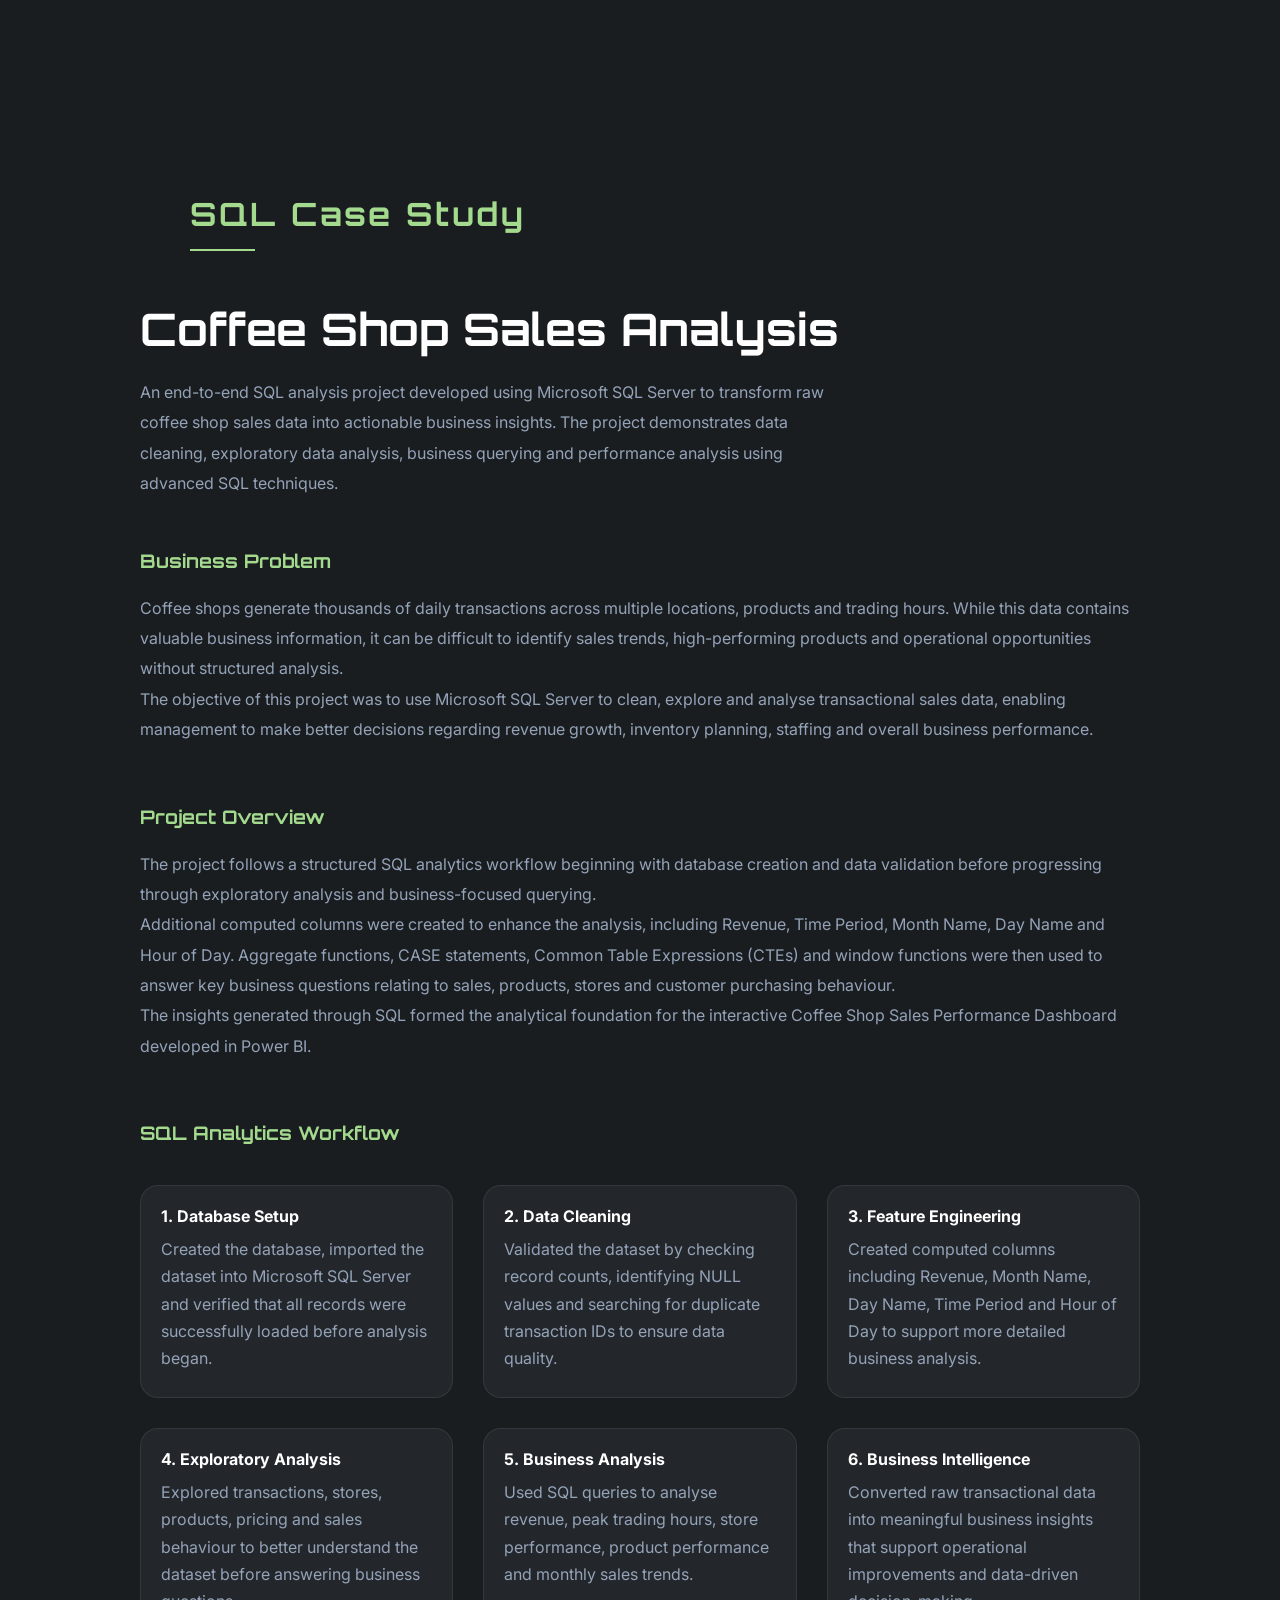
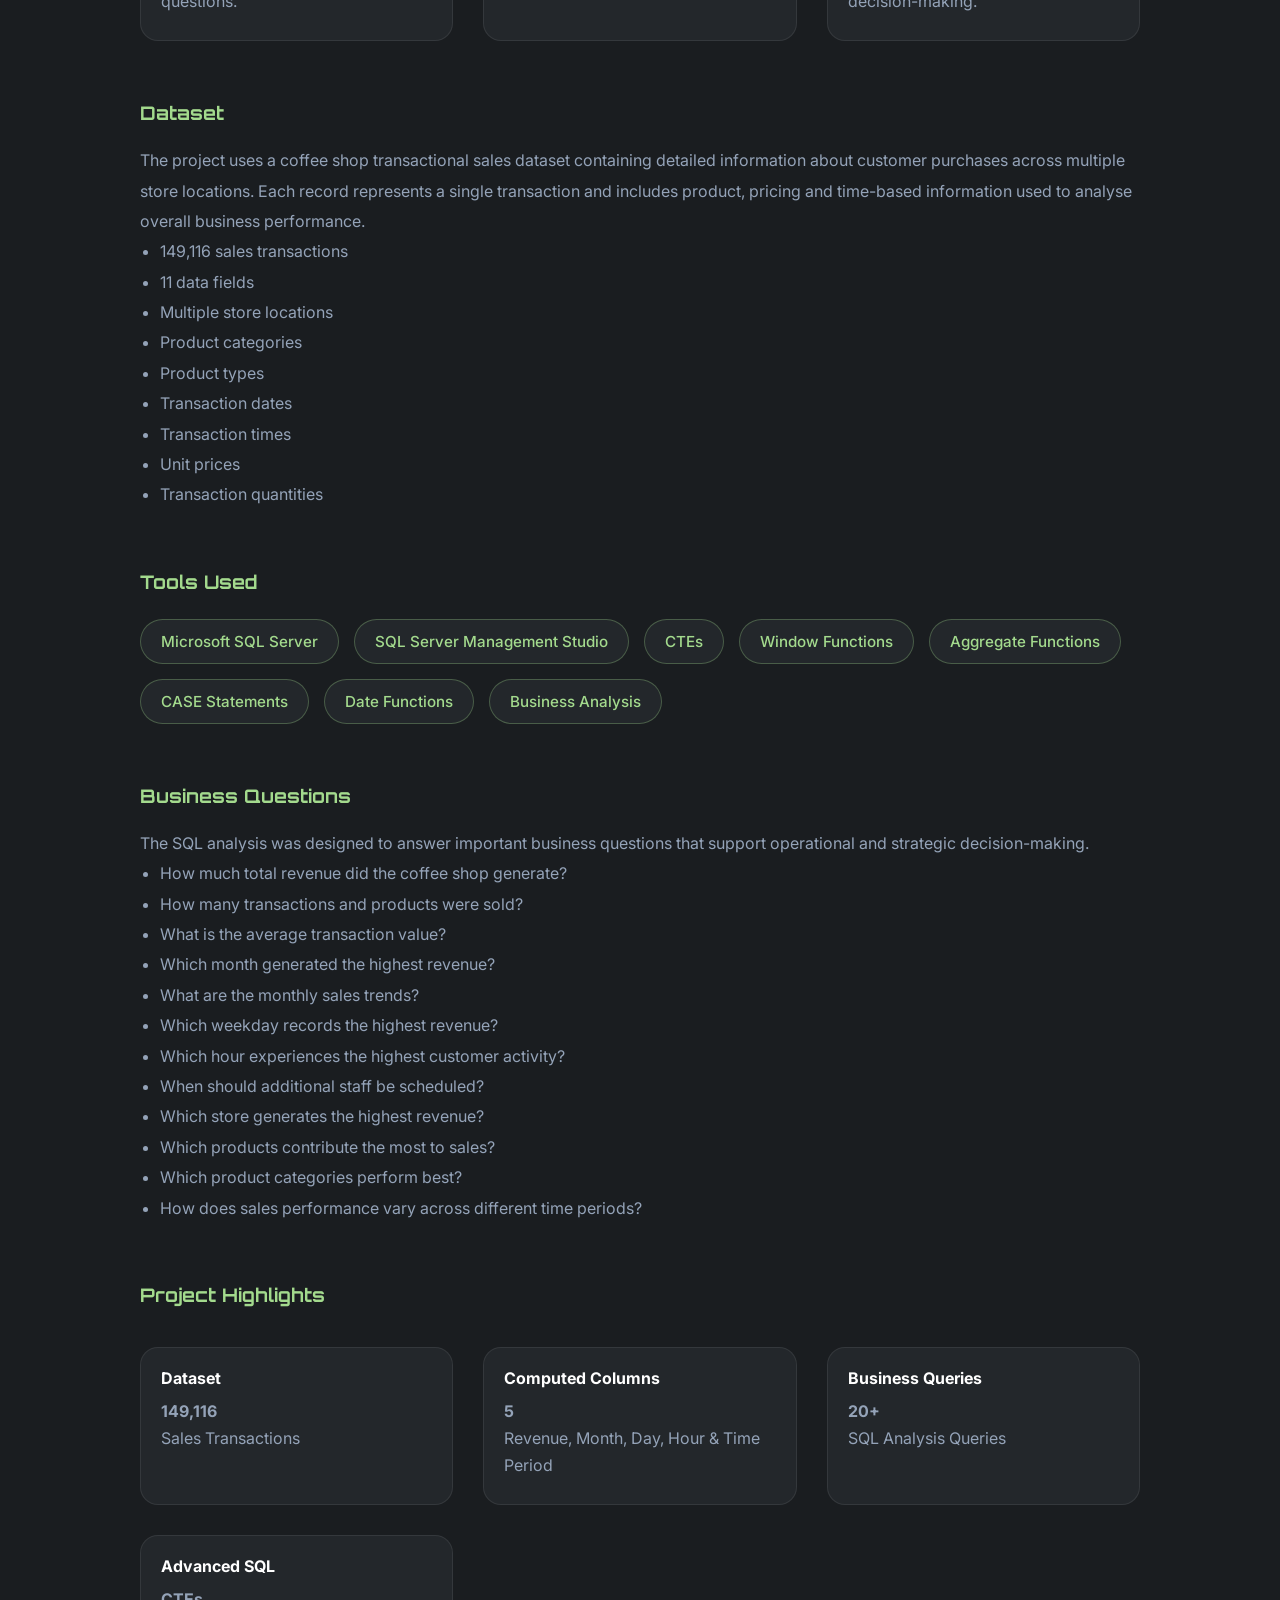
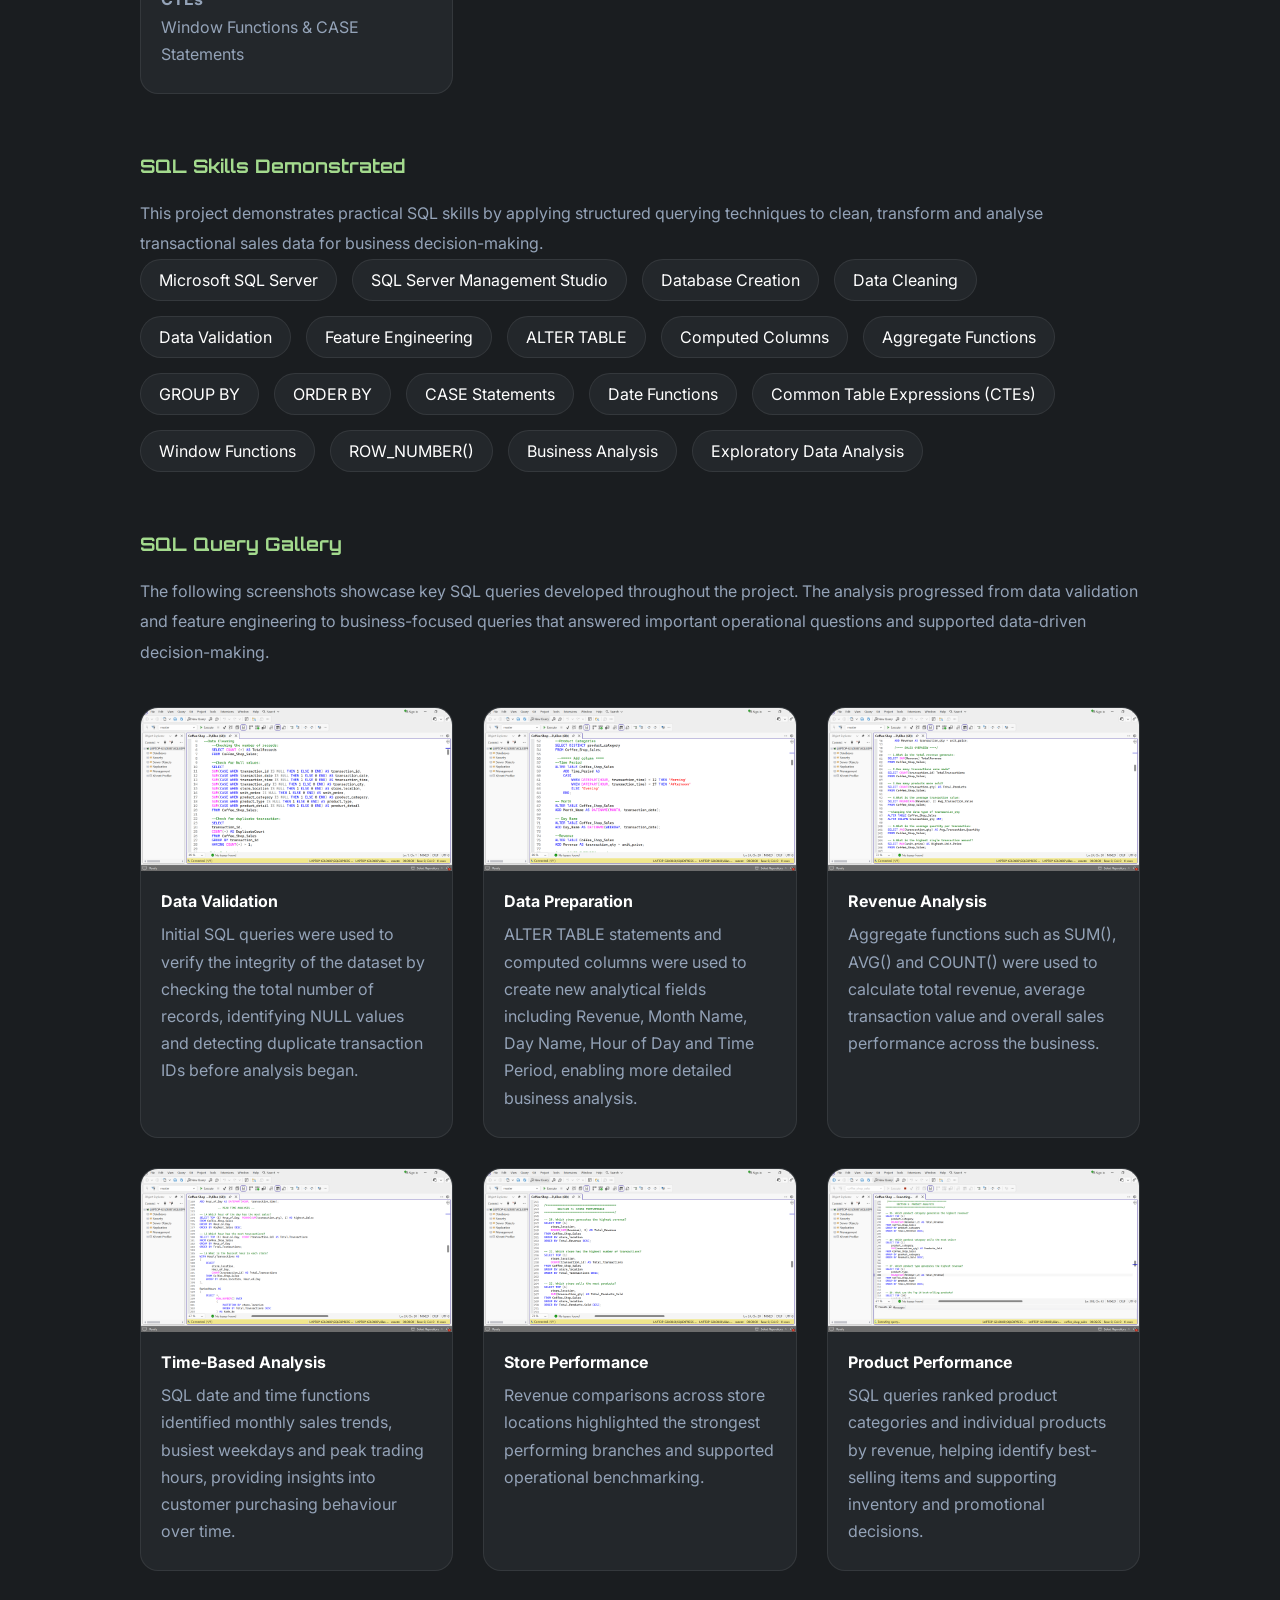
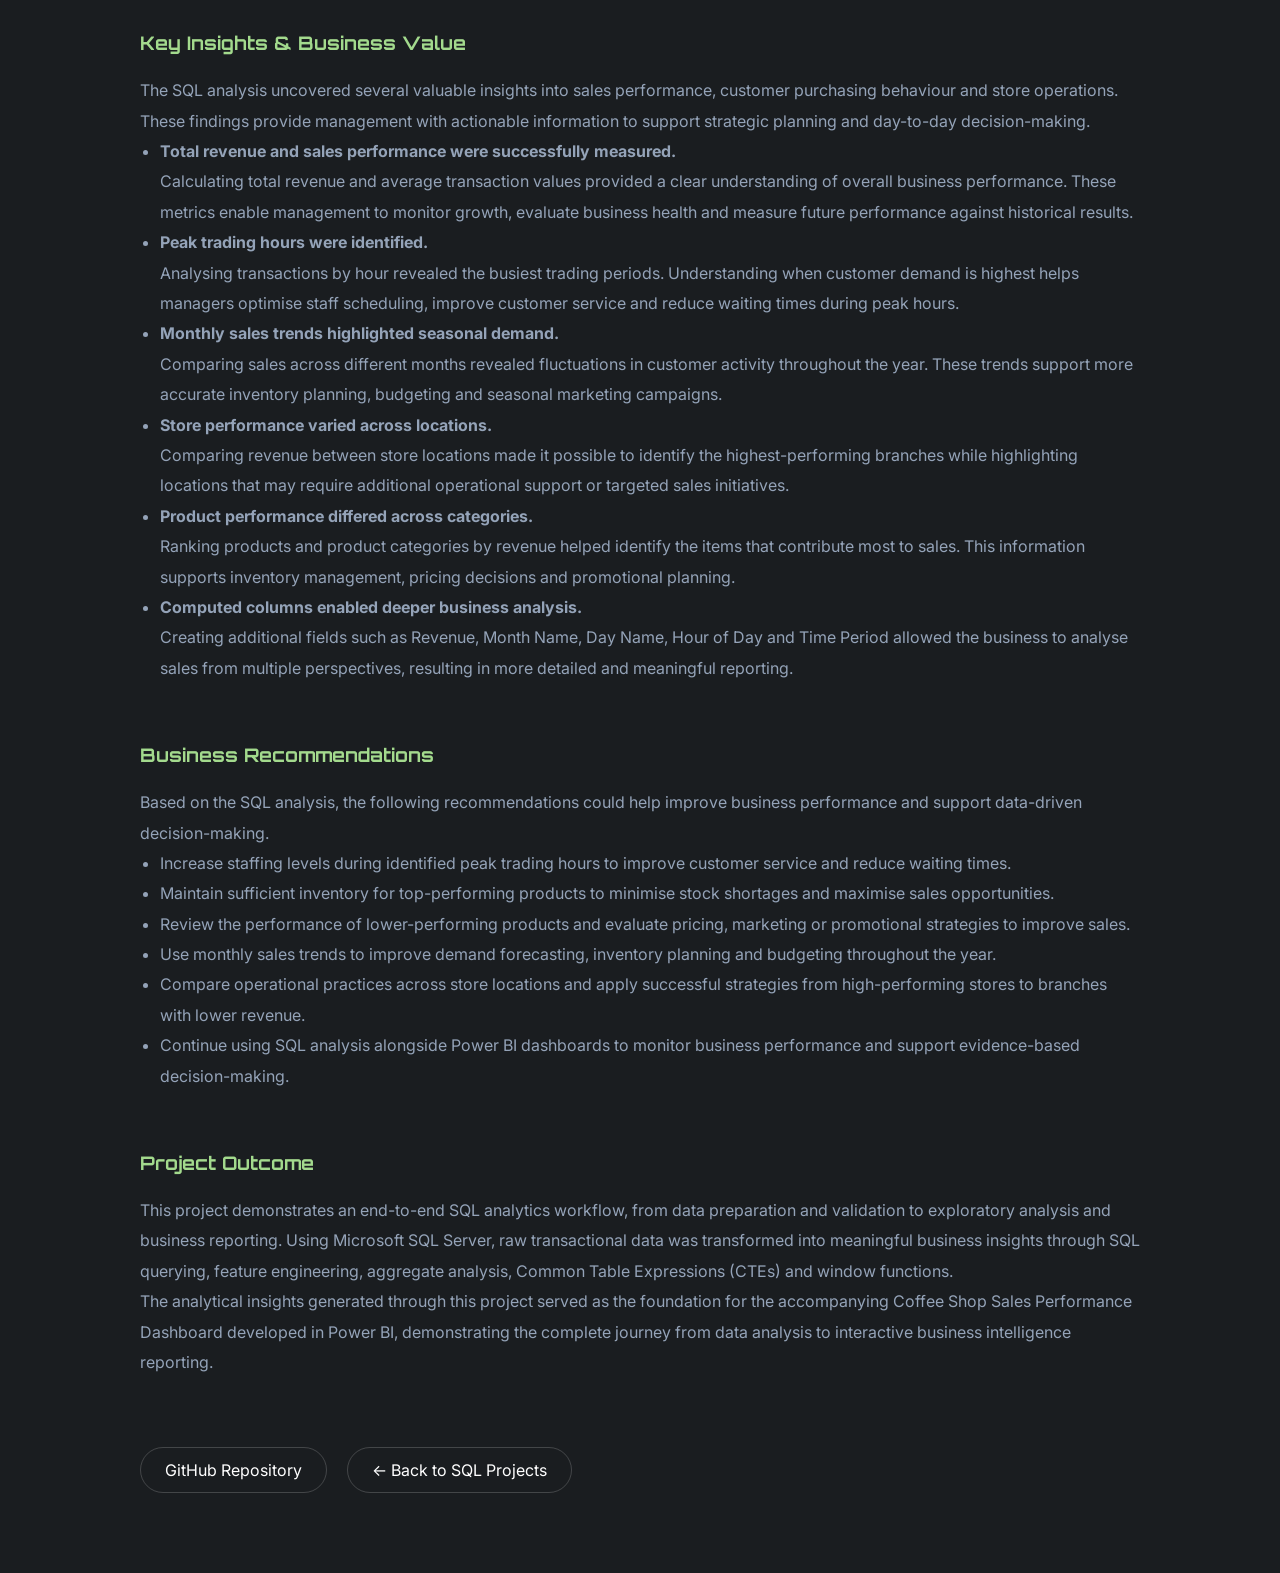
<file: coffee-shop-sql.html>
<!DOCTYPE html>
<html lang="en">

<head>

<meta charset="UTF-8">

<meta name="viewport"
content="width=device-width, initial-scale=1.0">

<title>Coffee Shop Sales Analysis | Dilan Anesu Mtume</title>

<link rel="stylesheet" href="style.css">

<link href="https://fonts.googleapis.com/css2?family=Inter:wght@400;500;600&family=Orbitron:wght@700&display=swap"
rel="stylesheet">

</head>

<body>

<main class="case-study">

<!-- ==========================
     PAGE TITLE
========================== -->

<div class="section-divider">

<h2 class="section-heading">

SQL Case Study

</h2>

<div class="heading-line"></div>

</div>

<!-- ==========================
     HERO
========================== -->

<section class="case-hero">

<h1>Coffee Shop Sales Analysis</h1>

<p class="case-intro">

An end-to-end SQL analysis project developed using Microsoft SQL Server to
transform raw coffee shop sales data into actionable business insights.
The project demonstrates data cleaning, exploratory data analysis, business
querying and performance analysis using advanced SQL techniques.

</p>

</section>

<!-- ==========================
     BUSINESS PROBLEM
========================== -->

<section class="case-section">

<h3>Business Problem</h3>

<p>

Coffee shops generate thousands of daily transactions across multiple
locations, products and trading hours. While this data contains valuable
business information, it can be difficult to identify sales trends,
high-performing products and operational opportunities without structured
analysis.

</p>

<p>

The objective of this project was to use Microsoft SQL Server to clean,
explore and analyse transactional sales data, enabling management to make
better decisions regarding revenue growth, inventory planning, staffing and
overall business performance.

</p>

</section>

<!-- ==========================
     PROJECT OVERVIEW
========================== -->

<section class="case-section">

<h3>Project Overview</h3>

<p>

The project follows a structured SQL analytics workflow beginning with
database creation and data validation before progressing through exploratory
analysis and business-focused querying.

</p>

<p>

Additional computed columns were created to enhance the analysis, including
Revenue, Time Period, Month Name, Day Name and Hour of Day. Aggregate
functions, CASE statements, Common Table Expressions (CTEs) and window
functions were then used to answer key business questions relating to sales,
products, stores and customer purchasing behaviour.

</p>

<p>

The insights generated through SQL formed the analytical foundation for the
interactive Coffee Shop Sales Performance Dashboard developed in Power BI.

</p>

</section>

<!-- ==========================
     ANALYTICS WORKFLOW
========================== -->

<section class="case-section">

<h3>SQL Analytics Workflow</h3>

<div class="process-grid">

<div class="process-small">

<h4>1. Database Setup</h4>

<p>

Created the database, imported the dataset into Microsoft SQL Server and
verified that all records were successfully loaded before analysis began.

</p>

</div>

<div class="process-small">

<h4>2. Data Cleaning</h4>

<p>

Validated the dataset by checking record counts, identifying NULL values and
searching for duplicate transaction IDs to ensure data quality.

</p>

</div>

<div class="process-small">

<h4>3. Feature Engineering</h4>

<p>

Created computed columns including Revenue, Month Name, Day Name,
Time Period and Hour of Day to support more detailed business analysis.

</p>

</div>

<div class="process-small">

<h4>4. Exploratory Analysis</h4>

<p>

Explored transactions, stores, products, pricing and sales behaviour to
better understand the dataset before answering business questions.

</p>

</div>

<div class="process-small">

<h4>5. Business Analysis</h4>

<p>

Used SQL queries to analyse revenue, peak trading hours, store performance,
product performance and monthly sales trends.

</p>

</div>

<div class="process-small">

<h4>6. Business Intelligence</h4>

<p>

Converted raw transactional data into meaningful business insights that
support operational improvements and data-driven decision-making.

</p>

</div>

</div>

</section>
     <!-- ==========================
     DATASET
========================== -->

<section class="case-section">

<h3>Dataset</h3>

<p>

The project uses a coffee shop transactional sales dataset containing detailed
information about customer purchases across multiple store locations. Each
record represents a single transaction and includes product, pricing and
time-based information used to analyse overall business performance.

</p>

<ul>

<li>149,116 sales transactions</li>

<li>11 data fields</li>

<li>Multiple store locations</li>

<li>Product categories</li>

<li>Product types</li>

<li>Transaction dates</li>

<li>Transaction times</li>

<li>Unit prices</li>

<li>Transaction quantities</li>

</ul>

</section>

<!-- ==========================
     TOOLS USED
========================== -->

<section class="case-section">

<h3>Tools Used</h3>

<div class="tools-grid">

<span class="tool-badge">Microsoft SQL Server</span>

<span class="tool-badge">SQL Server Management Studio</span>

<span class="tool-badge">CTEs</span>

<span class="tool-badge">Window Functions</span>

<span class="tool-badge">Aggregate Functions</span>

<span class="tool-badge">CASE Statements</span>

<span class="tool-badge">Date Functions</span>

<span class="tool-badge">Business Analysis</span>

</div>

</section>

<!-- ==========================
     BUSINESS QUESTIONS
========================== -->

<section class="case-section">

<h3>Business Questions</h3>

<p>

The SQL analysis was designed to answer important business questions that
support operational and strategic decision-making.

</p>

<ul>

<li>How much total revenue did the coffee shop generate?</li>

<li>How many transactions and products were sold?</li>

<li>What is the average transaction value?</li>

<li>Which month generated the highest revenue?</li>

<li>What are the monthly sales trends?</li>

<li>Which weekday records the highest revenue?</li>

<li>Which hour experiences the highest customer activity?</li>

<li>When should additional staff be scheduled?</li>

<li>Which store generates the highest revenue?</li>

<li>Which products contribute the most to sales?</li>

<li>Which product categories perform best?</li>

<li>How does sales performance vary across different time periods?</li>

</ul>

</section>

<!-- ==========================
     PROJECT HIGHLIGHTS
========================== -->

<section class="case-section">

<h3>Project Highlights</h3>

<div class="process-grid">

<div class="process-small">

<h4>Dataset</h4>

<p>

<strong>149,116</strong><br>

Sales Transactions

</p>

</div>

<div class="process-small">

<h4>Computed Columns</h4>

<p>

<strong>5</strong><br>

Revenue, Month, Day, Hour & Time Period

</p>

</div>

<div class="process-small">

<h4>Business Queries</h4>

<p>

<strong>20+</strong><br>

SQL Analysis Queries

</p>

</div>

<div class="process-small">

<h4>Advanced SQL</h4>

<p>

<strong>CTEs</strong><br>

Window Functions & CASE Statements

</p>

</div>

</div>

</section>

       

   

 

     <!-- ==========================
     SQL SKILLS
========================== -->

<section class="case-section">

<h3>SQL Skills Demonstrated</h3>

<p>

This project demonstrates practical SQL skills by applying structured
querying techniques to clean, transform and analyse transactional sales
data for business decision-making.

</p>

<div class="skills">

<span>Microsoft SQL Server</span>

<span>SQL Server Management Studio</span>

<span>Database Creation</span>

<span>Data Cleaning</span>

<span>Data Validation</span>

<span>Feature Engineering</span>

<span>ALTER TABLE</span>

<span>Computed Columns</span>

<span>Aggregate Functions</span>

<span>GROUP BY</span>

<span>ORDER BY</span>

<span>CASE Statements</span>

<span>Date Functions</span>

<span>Common Table Expressions (CTEs)</span>

<span>Window Functions</span>

<span>ROW_NUMBER()</span>

<span>Business Analysis</span>

<span>Exploratory Data Analysis</span>

</div>

</section>
     <!-- ==========================
     SQL QUERY GALLERY
========================== -->

<section class="case-section">

<h3>SQL Query Gallery</h3>

<p>

The following screenshots showcase key SQL queries developed throughout the
project. The analysis progressed from data validation and feature engineering
to business-focused queries that answered important operational questions and
supported data-driven decision-making.

</p>

<div class="process-grid">

    <!-- Query 1 -->

    <div class="process-small">

        <a href="your-folder-name/data validation.png" target="_blank">

            <img src="your-folder-name/data validation.png"
                 alt="Data Validation Query">

        </a>

        <h4>Data Validation</h4>

        <p>

        Initial SQL queries were used to verify the integrity of the dataset by
        checking the total number of records, identifying NULL values and
        detecting duplicate transaction IDs before analysis began.

        </p>

    </div>

    <!-- Query 2 -->

    <div class="process-small">

        <a href="your-folder-name/feature engine.png" target="_blank">

            <img src="your-folder-name/feature engine.png"
                 alt="Feature Engineering Query">

        </a>

        <h4>Data Preparation</h4>

        <p>

        ALTER TABLE statements and computed columns were used to create new
        analytical fields including Revenue, Month Name, Day Name, Hour of Day
        and Time Period, enabling more detailed business analysis.

        </p>

    </div>

    <!-- Query 3 -->

    <div class="process-small">

        <a href="your-folder-name/sales analysis.png" target="_blank">

            <img src="your-folder-name/sales analysis.png"
                 alt="Revenue Analysis">

        </a>

        <h4>Revenue Analysis</h4>

        <p>

        Aggregate functions such as SUM(), AVG() and COUNT() were used to
        calculate total revenue, average transaction value and overall sales
        performance across the business.

        </p>

    </div>

    <!-- Query 4 -->

    <div class="process-small">

        <a href="your-folder-name/time ana.png" target="_blank">

            <img src="your-folder-name/time ana.png"
                 alt="Time Analysis">

        </a>

        <h4>Time-Based Analysis</h4>

        <p>

        SQL date and time functions identified monthly sales trends, busiest
        weekdays and peak trading hours, providing insights into customer
        purchasing behaviour over time.

        </p>

    </div>

    <!-- Query 5 -->

    <div class="process-small">

        <a href="your-folder-name/store performance.png" target="_blank">

            <img src="your-folder-name/store performance.png"
                 alt="Store Performance">

        </a>

        <h4>Store Performance</h4>

        <p>

        Revenue comparisons across store locations highlighted the strongest
        performing branches and supported operational benchmarking.

        </p>

    </div>

    <!-- Query 6 -->

    <div class="process-small">

        <a href="your-folder-name/product analysis.png" target="_blank">

            <img src="your-folder-name/product analysis.png"
                 alt="Product Performance">

        </a>

        <h4>Product Performance</h4>

        <p>

        SQL queries ranked product categories and individual products by
        revenue, helping identify best-selling items and supporting inventory
        and promotional decisions.

        </p>

    </div>

</div>

</section>
     <!-- ==========================
     KEY INSIGHTS & BUSINESS VALUE
========================== -->

<section class="case-section">

<h3>Key Insights & Business Value</h3>

<p>

The SQL analysis uncovered several valuable insights into sales performance,
customer purchasing behaviour and store operations. These findings provide
management with actionable information to support strategic planning and
day-to-day decision-making.

</p>

<ul>

<li>

<strong>Total revenue and sales performance were successfully measured.</strong>

<p>

Calculating total revenue and average transaction values provided a clear
understanding of overall business performance. These metrics enable management
to monitor growth, evaluate business health and measure future performance
against historical results.

</p>

</li>

<li>

<strong>Peak trading hours were identified.</strong>

<p>

Analysing transactions by hour revealed the busiest trading periods.
Understanding when customer demand is highest helps managers optimise staff
scheduling, improve customer service and reduce waiting times during peak hours.

</p>

</li>

<li>

<strong>Monthly sales trends highlighted seasonal demand.</strong>

<p>

Comparing sales across different months revealed fluctuations in customer
activity throughout the year. These trends support more accurate inventory
planning, budgeting and seasonal marketing campaigns.

</p>

</li>

<li>

<strong>Store performance varied across locations.</strong>

<p>

Comparing revenue between store locations made it possible to identify the
highest-performing branches while highlighting locations that may require
additional operational support or targeted sales initiatives.

</p>

</li>

<li>

<strong>Product performance differed across categories.</strong>

<p>

Ranking products and product categories by revenue helped identify the items
that contribute most to sales. This information supports inventory management,
pricing decisions and promotional planning.

</p>

</li>

<li>

<strong>Computed columns enabled deeper business analysis.</strong>

<p>

Creating additional fields such as Revenue, Month Name, Day Name, Hour of Day
and Time Period allowed the business to analyse sales from multiple
perspectives, resulting in more detailed and meaningful reporting.

</p>

</li>

</ul>

</section>
     <!-- ==========================
     BUSINESS RECOMMENDATIONS
========================== -->

<section class="case-section">

<h3>Business Recommendations</h3>

<p>

Based on the SQL analysis, the following recommendations could help improve
business performance and support data-driven decision-making.

</p>

<ul>

<li>

Increase staffing levels during identified peak trading hours to improve
customer service and reduce waiting times.

</li>

<li>

Maintain sufficient inventory for top-performing products to minimise stock
shortages and maximise sales opportunities.

</li>

<li>

Review the performance of lower-performing products and evaluate pricing,
marketing or promotional strategies to improve sales.

</li>

<li>

Use monthly sales trends to improve demand forecasting, inventory planning
and budgeting throughout the year.

</li>

<li>

Compare operational practices across store locations and apply successful
strategies from high-performing stores to branches with lower revenue.

</li>

<li>

Continue using SQL analysis alongside Power BI dashboards to monitor business
performance and support evidence-based decision-making.

</li>

</ul>

</section>
     <!-- ==========================
     PROJECT OUTCOME
========================== -->

<section class="case-section">

<h3>Project Outcome</h3>

<p>

This project demonstrates an end-to-end SQL analytics workflow, from data
preparation and validation to exploratory analysis and business reporting.
Using Microsoft SQL Server, raw transactional data was transformed into
meaningful business insights through SQL querying, feature engineering,
aggregate analysis, Common Table Expressions (CTEs) and window functions.

</p>

<p>

The analytical insights generated through this project served as the
foundation for the accompanying Coffee Shop Sales Performance Dashboard
developed in Power BI, demonstrating the complete journey from data analysis
to interactive business intelligence reporting.

</p>

</section>
     <!-- ==========================
     PROJECT LINKS
========================== -->

<section class="case-buttons">

<a href="https://github.com/AnesuDilan/Coffee-Shop-Sales"
target="_blank"
class="project-btn">

GitHub Repository

</a>

<a href="sql.html"
class="project-btn">

← Back to SQL Projects

</a>

</section>

</main>

</body>

</html>
</file>
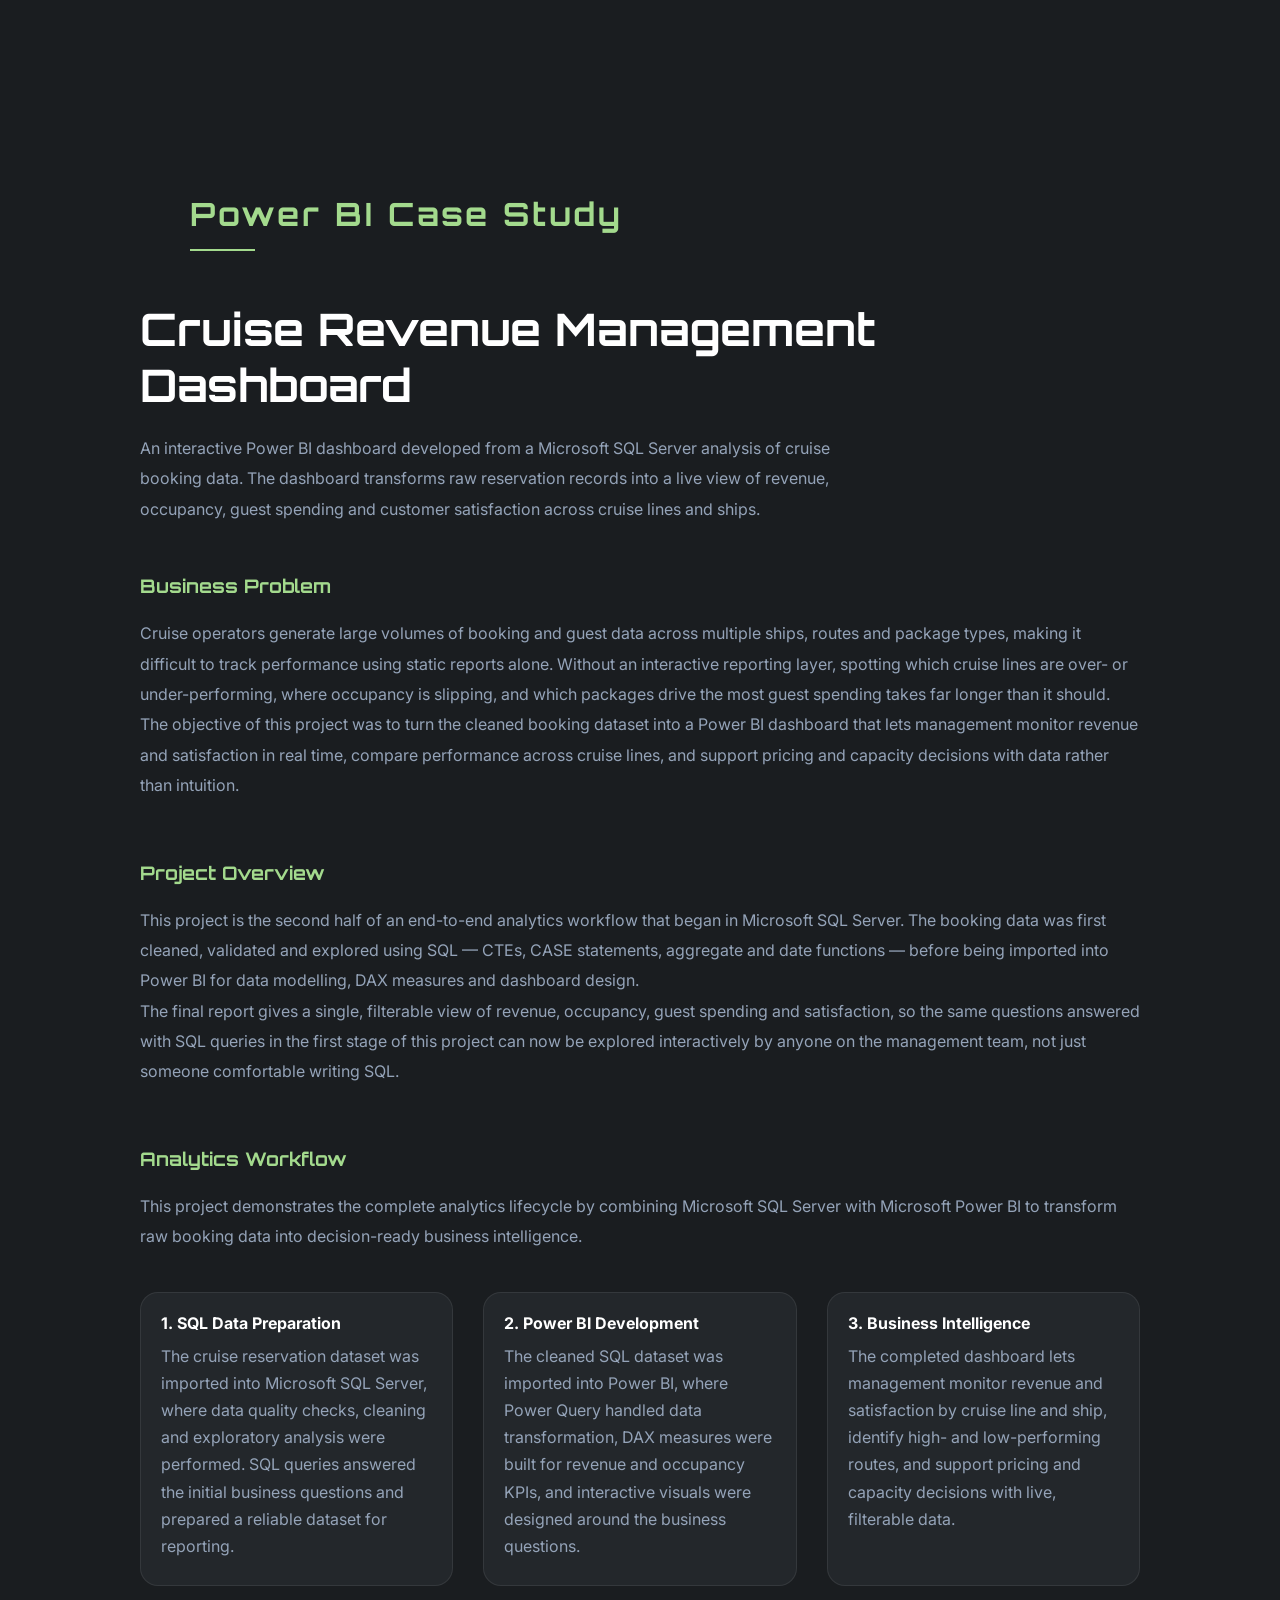
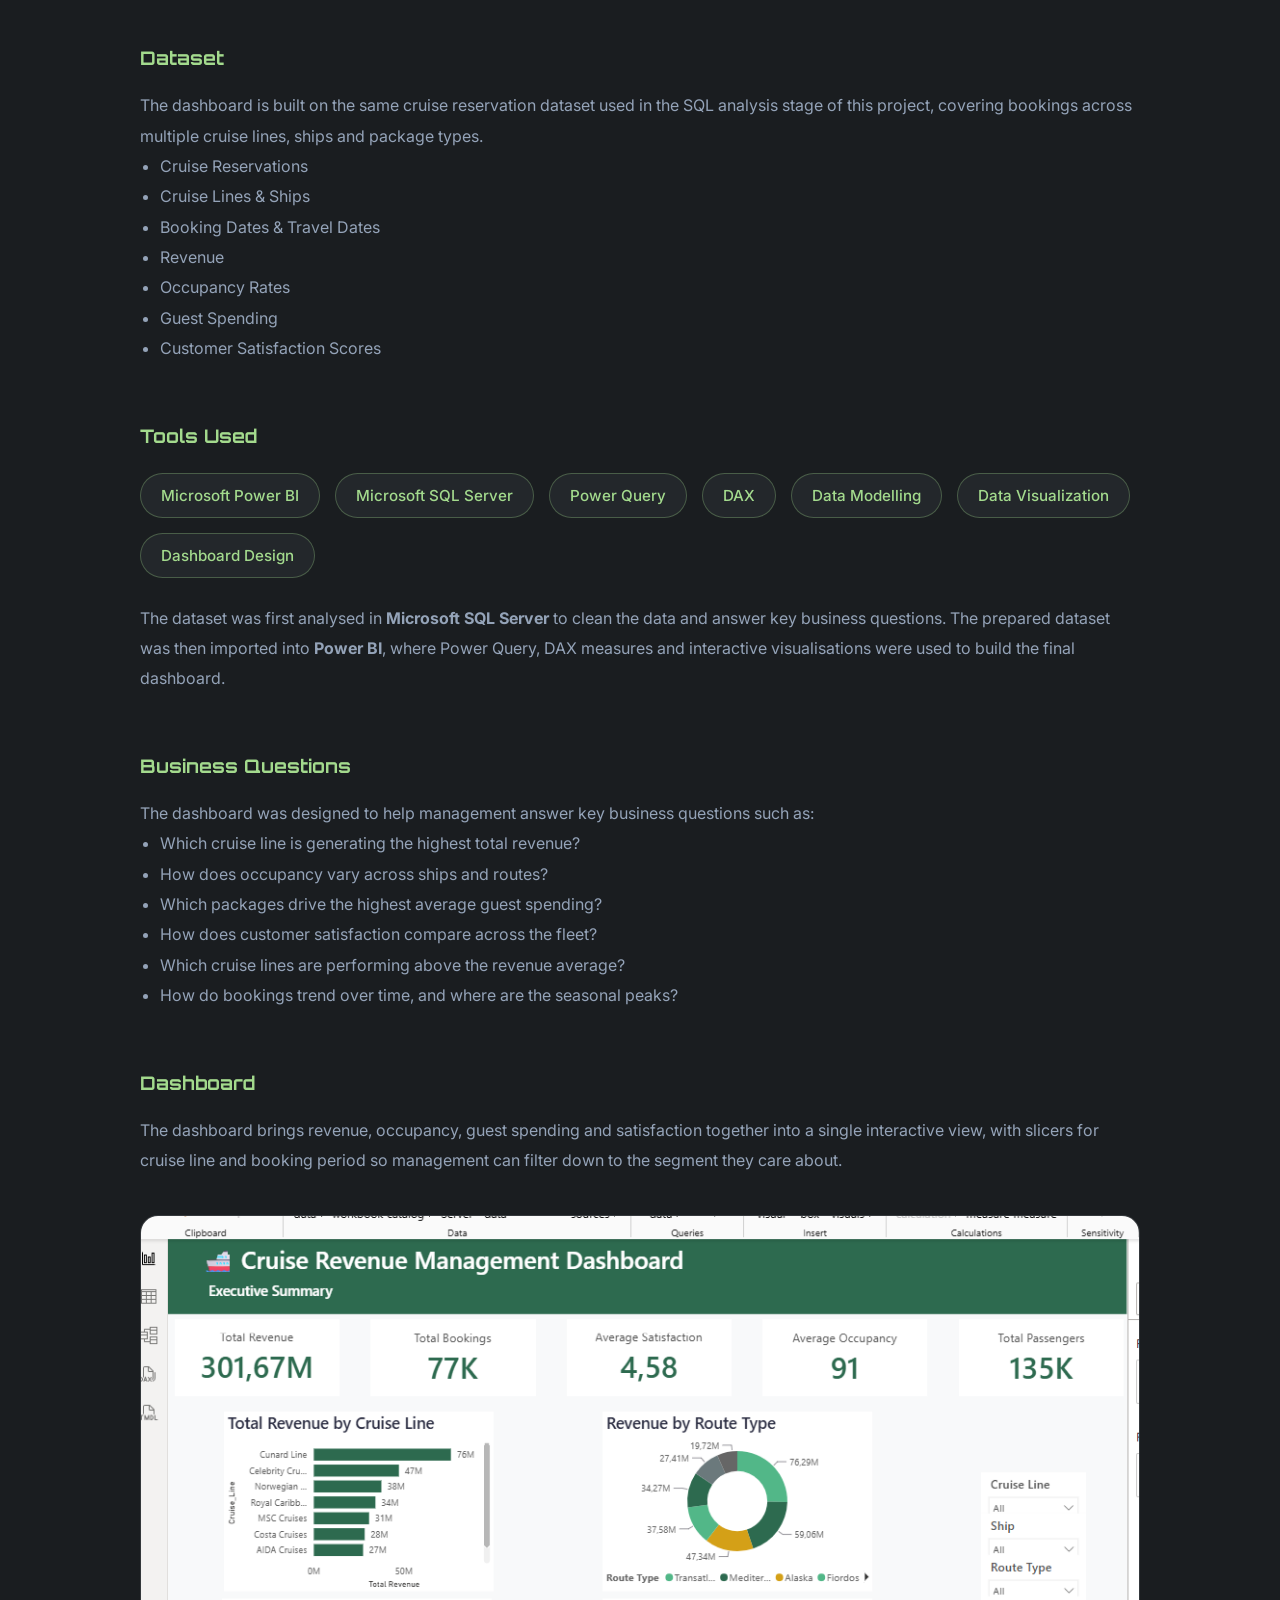
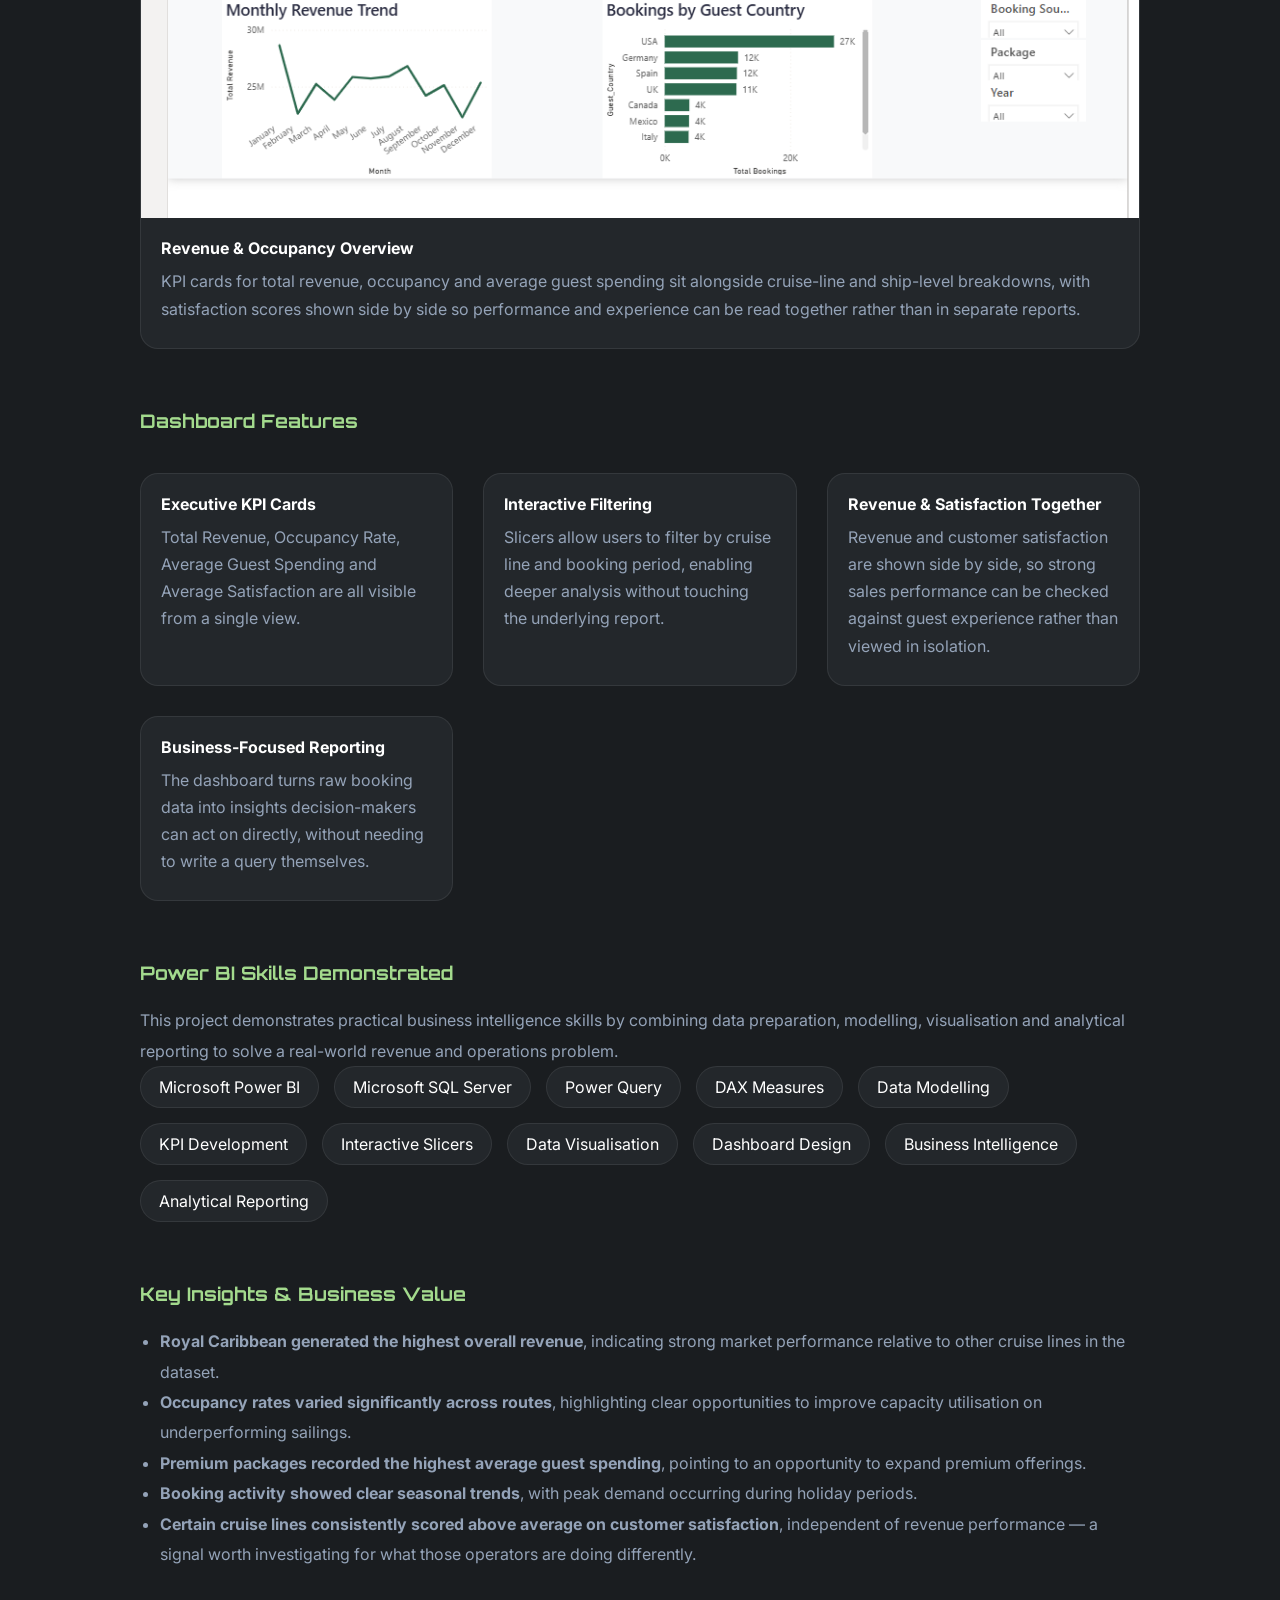
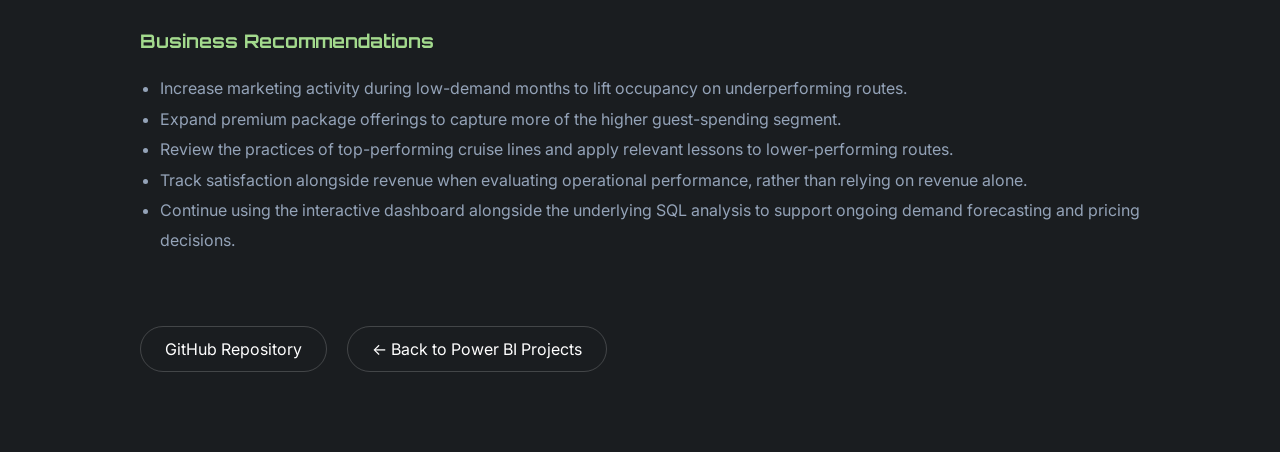
<file: cruise-revenue-management.html>
<!DOCTYPE html>
<html lang="en">

<head>

<meta charset="UTF-8">
<meta name="viewport" content="width=device-width, initial-scale=1.0">

<title>Cruise Revenue Management Dashboard | Dilan Anesu Mtume</title>

<link rel="stylesheet" href="style.css">

<link href="https://fonts.googleapis.com/css2?family=Inter:wght@400;500;600&family=Orbitron:wght@700&display=swap" rel="stylesheet">

</head>

<body>

<main class="case-study">

<!-- ==========================
     PAGE TITLE
========================== -->

<div class="section-divider">

    <h2 class="section-heading">
        Power BI Case Study
    </h2>

    <div class="heading-line"></div>

</div>

<!-- ==========================
     HERO
========================== -->

<section class="case-hero">

    <h1>Cruise Revenue Management Dashboard</h1>

    <p class="case-intro">

        An interactive Power BI dashboard developed from a Microsoft SQL Server
        analysis of cruise booking data. The dashboard transforms raw reservation
        records into a live view of revenue, occupancy, guest spending and
        customer satisfaction across cruise lines and ships.

    </p>

</section>

<!-- ==========================
     BUSINESS PROBLEM
========================== -->

<section class="case-section">

<h3>Business Problem</h3>

<p>

Cruise operators generate large volumes of booking and guest data across
multiple ships, routes and package types, making it difficult to track
performance using static reports alone. Without an interactive reporting
layer, spotting which cruise lines are over- or under-performing, where
occupancy is slipping, and which packages drive the most guest spending
takes far longer than it should.

</p>

<p>

The objective of this project was to turn the cleaned booking dataset into
a Power BI dashboard that lets management monitor revenue and satisfaction
in real time, compare performance across cruise lines, and support pricing
and capacity decisions with data rather than intuition.

</p>

</section>

<!-- ==========================
     PROJECT OVERVIEW
========================== -->

<section class="case-section">

<h3>Project Overview</h3>

<p>

This project is the second half of an end-to-end analytics workflow that
began in Microsoft SQL Server. The booking data was first cleaned, validated
and explored using SQL &mdash; CTEs, CASE statements, aggregate and date
functions &mdash; before being imported into Power BI for data modelling,
DAX measures and dashboard design.

</p>

<p>

The final report gives a single, filterable view of revenue, occupancy,
guest spending and satisfaction, so the same questions answered with SQL
queries in the first stage of this project can now be explored interactively
by anyone on the management team, not just someone comfortable writing SQL.

</p>

</section>

<!-- ==========================
     ANALYTICS WORKFLOW
========================== -->

<section class="case-section">

<h3>Analytics Workflow</h3>

<p>

This project demonstrates the complete analytics lifecycle by combining
Microsoft SQL Server with Microsoft Power BI to transform raw booking data
into decision-ready business intelligence.

</p>

<div class="process-grid">

<div class="process-small">

<h4>1. SQL Data Preparation</h4>

<p>

The cruise reservation dataset was imported into Microsoft SQL Server, where
data quality checks, cleaning and exploratory analysis were performed. SQL
queries answered the initial business questions and prepared a reliable
dataset for reporting.

</p>

</div>

<div class="process-small">

<h4>2. Power BI Development</h4>

<p>

The cleaned SQL dataset was imported into Power BI, where Power Query handled
data transformation, DAX measures were built for revenue and occupancy KPIs,
and interactive visuals were designed around the business questions.

</p>

</div>

<div class="process-small">

<h4>3. Business Intelligence</h4>

<p>

The completed dashboard lets management monitor revenue and satisfaction by
cruise line and ship, identify high- and low-performing routes, and support
pricing and capacity decisions with live, filterable data.

</p>

</div>

</div>

</section>

<!-- ==========================
     DATASET
========================== -->

<section class="case-section">

<h3>Dataset</h3>

<p>

The dashboard is built on the same cruise reservation dataset used in the
SQL analysis stage of this project, covering bookings across multiple cruise
lines, ships and package types.

</p>

<ul>

<li>Cruise Reservations</li>

<li>Cruise Lines & Ships</li>

<li>Booking Dates & Travel Dates</li>

<li>Revenue</li>

<li>Occupancy Rates</li>

<li>Guest Spending</li>

<li>Customer Satisfaction Scores</li>

</ul>

</section>

<!-- ==========================
     TOOLS USED
========================== -->

<section class="case-section">

<h3>Tools Used</h3>

<div class="tools-grid">

<span class="tool-badge">Microsoft Power BI</span>

<span class="tool-badge">Microsoft SQL Server</span>

<span class="tool-badge">Power Query</span>

<span class="tool-badge">DAX</span>

<span class="tool-badge">Data Modelling</span>

<span class="tool-badge">Data Visualization</span>

<span class="tool-badge">Dashboard Design</span>

</div>

<p style="margin-top:25px;">

The dataset was first analysed in <strong>Microsoft SQL Server</strong> to
clean the data and answer key business questions. The prepared dataset was
then imported into <strong>Power BI</strong>, where Power Query, DAX measures
and interactive visualisations were used to build the final dashboard.

</p>

</section>

<!-- ==========================
     BUSINESS QUESTIONS
========================== -->

<section class="case-section">

<h3>Business Questions</h3>

<p>

The dashboard was designed to help management answer key business questions
such as:

</p>

<ul>

<li>Which cruise line is generating the highest total revenue?</li>

<li>How does occupancy vary across ships and routes?</li>

<li>Which packages drive the highest average guest spending?</li>

<li>How does customer satisfaction compare across the fleet?</li>

<li>Which cruise lines are performing above the revenue average?</li>

<li>How do bookings trend over time, and where are the seasonal peaks?</li>

</ul>

</section>

<!-- ==========================
     DASHBOARD
========================== -->

<section class="case-section">

<h3>Dashboard</h3>

<p>

The dashboard brings revenue, occupancy, guest spending and satisfaction
together into a single interactive view, with slicers for cruise line and
booking period so management can filter down to the segment they care about.

</p>

<div class="process-grid">

    <div class="process-small">

        <a href="your-folder-name/cruise_revenue_dashboard01.png" target="_blank">

            <img src="your-folder-name/cruise_revenue_dashboard01.png"
                 alt="Cruise Revenue Management Dashboard">

        </a>

        <h4>Revenue & Occupancy Overview</h4>

        <p>

        KPI cards for total revenue, occupancy and average guest spending sit
        alongside cruise-line and ship-level breakdowns, with satisfaction
        scores shown side by side so performance and experience can be read
        together rather than in separate reports.

        </p>

    </div>

</div>

</section>

<!-- ==========================
     DASHBOARD FEATURES
========================== -->

<section class="case-section">

<h3>Dashboard Features</h3>

<div class="process-grid">

<div class="process-small">

<h4>Executive KPI Cards</h4>

<p>

Total Revenue, Occupancy Rate, Average Guest Spending and Average Satisfaction
are all visible from a single view.

</p>

</div>

<div class="process-small">

<h4>Interactive Filtering</h4>

<p>

Slicers allow users to filter by cruise line and booking period, enabling
deeper analysis without touching the underlying report.

</p>

</div>

<div class="process-small">

<h4>Revenue & Satisfaction Together</h4>

<p>

Revenue and customer satisfaction are shown side by side, so strong sales
performance can be checked against guest experience rather than viewed in
isolation.

</p>

</div>

<div class="process-small">

<h4>Business-Focused Reporting</h4>

<p>

The dashboard turns raw booking data into insights decision-makers can act
on directly, without needing to write a query themselves.

</p>

</div>

</div>

</section>

<!-- ==========================
     POWER BI SKILLS
========================== -->

<section class="case-section">

<h3>Power BI Skills Demonstrated</h3>

<p>

This project demonstrates practical business intelligence skills by combining
data preparation, modelling, visualisation and analytical reporting to solve
a real-world revenue and operations problem.

</p>

<div class="skills">

<span>Microsoft Power BI</span>

<span>Microsoft SQL Server</span>

<span>Power Query</span>

<span>DAX Measures</span>

<span>Data Modelling</span>

<span>KPI Development</span>

<span>Interactive Slicers</span>

<span>Data Visualisation</span>

<span>Dashboard Design</span>

<span>Business Intelligence</span>

<span>Analytical Reporting</span>

</div>

</section>

<!-- ==========================
     KEY INSIGHTS
========================== -->

<section class="case-section">

<h3>Key Insights &amp; Business Value</h3>

<ul>

<li>

<strong>Royal Caribbean generated the highest overall revenue</strong>,
indicating strong market performance relative to other cruise lines in the
dataset.

</li>

<li>

<strong>Occupancy rates varied significantly across routes</strong>,
highlighting clear opportunities to improve capacity utilisation on
underperforming sailings.

</li>

<li>

<strong>Premium packages recorded the highest average guest spending</strong>,
pointing to an opportunity to expand premium offerings.

</li>

<li>

<strong>Booking activity showed clear seasonal trends</strong>, with peak
demand occurring during holiday periods.

</li>

<li>

<strong>Certain cruise lines consistently scored above average on customer
satisfaction</strong>, independent of revenue performance &mdash; a signal
worth investigating for what those operators are doing differently.

</li>

</ul>

</section>

<!-- ==========================
     BUSINESS RECOMMENDATIONS
========================== -->

<section class="case-section">

<h3>Business Recommendations</h3>

<ul>

<li>

Increase marketing activity during low-demand months to lift occupancy on
underperforming routes.

</li>

<li>

Expand premium package offerings to capture more of the higher guest-spending
segment.

</li>

<li>

Review the practices of top-performing cruise lines and apply relevant
lessons to lower-performing routes.

</li>

<li>

Track satisfaction alongside revenue when evaluating operational performance,
rather than relying on revenue alone.

</li>

<li>

Continue using the interactive dashboard alongside the underlying SQL
analysis to support ongoing demand forecasting and pricing decisions.

</li>

</ul>

</section>

<!-- ==========================
     PROJECT LINKS
========================== -->

<section class="case-buttons">

<a href="https://github.com/AnesuDilan/Cruise-Revenue-Management-SQL"
target="_blank"
class="project-btn">

GitHub Repository

</a>

<a href="powerbi.html"
class="project-btn">

← Back to Power BI Projects

</a>

</section>

</main>

</body>

</html>
</file>
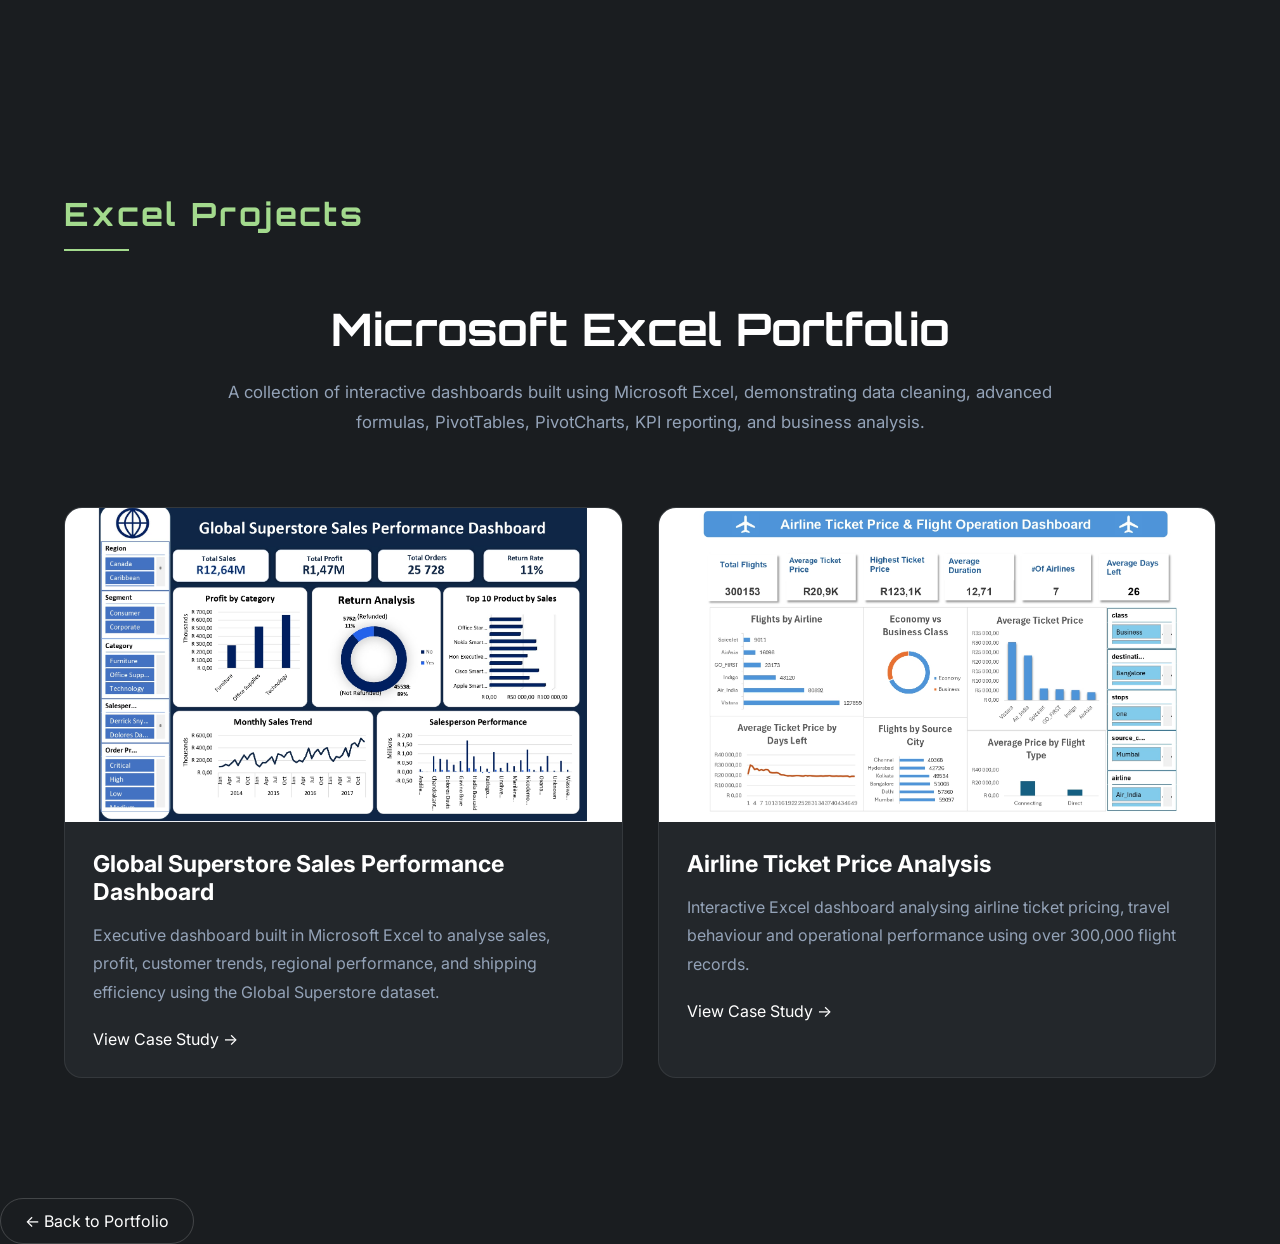
<file: excel.html>
<!DOCTYPE html>
<html lang="en">
<head>
    <meta charset="UTF-8">
    <meta name="viewport" content="width=device-width, initial-scale=1.0">
    <title>Excel Projects | Dilan Anesu Mtume</title>

    <link rel="stylesheet" href="style.css">

    <link href="https://fonts.googleapis.com/css2?family=Orbitron:wght@700&family=Inter:wght@400;500;600&display=swap" rel="stylesheet">
</head>

<body>

<main>

    <!-- PAGE TITLE -->

    <div class="section-divider">

        <h2 class="section-heading">Excel Projects</h2>

        <div class="heading-line"></div>

    </div>

    <!-- INTRO -->

    <section class="page-intro">

        <h1>Microsoft Excel Portfolio</h1>

        <p>
            A collection of interactive dashboards built using Microsoft Excel,
            demonstrating data cleaning, advanced formulas, PivotTables,
            PivotCharts, KPI reporting, and business analysis.
        </p>

    </section>

    <!-- PROJECTS -->

    <section class="portfolio-projects">

        <div class="project-grid">

            <!-- Global Superstore -->

                <div class="project-card">

                <img src="your-folder-name/Global_Superstore_Sales_page-0001.jpg"
                     alt="Global Superstore Dashboard">

                <div class="project-info">

                    <h4>Global Superstore Sales Performance Dashboard</h4>

                    <p>
                        Executive dashboard built in Microsoft Excel to analyse
                        sales, profit, customer trends, regional performance,
                        and shipping efficiency using the Global Superstore dataset.
                    </p>

                    <a href="global-superstore.html">
                        View Case Study →
                    </a>

                </div>

            </div>

            <!-- Airline Project -->

            <div class="project-card">

                <img src="airline-dashboard.png"
                     alt="Airline Ticket Price Analysis Dashboard">

                <div class="project-info">

                    <h4>Airline Ticket Price Analysis</h4>

                    <p>
                        Interactive Excel dashboard analysing airline ticket pricing,
                        travel behaviour and operational performance using over
                        300,000 flight records.
                    </p>

                    <a href="airline-ticket-analysis.html">
                        View Case Study →
                    </a>

                </div>

            </div>

        </div>

    </div>


    </section>

    <!-- BACK -->

    <section class="case-buttons">

        <a href="index.html" class="project-btn">

            ← Back to Portfolio

        </a>

    </section>

</main>

</body>
</html>
</file>
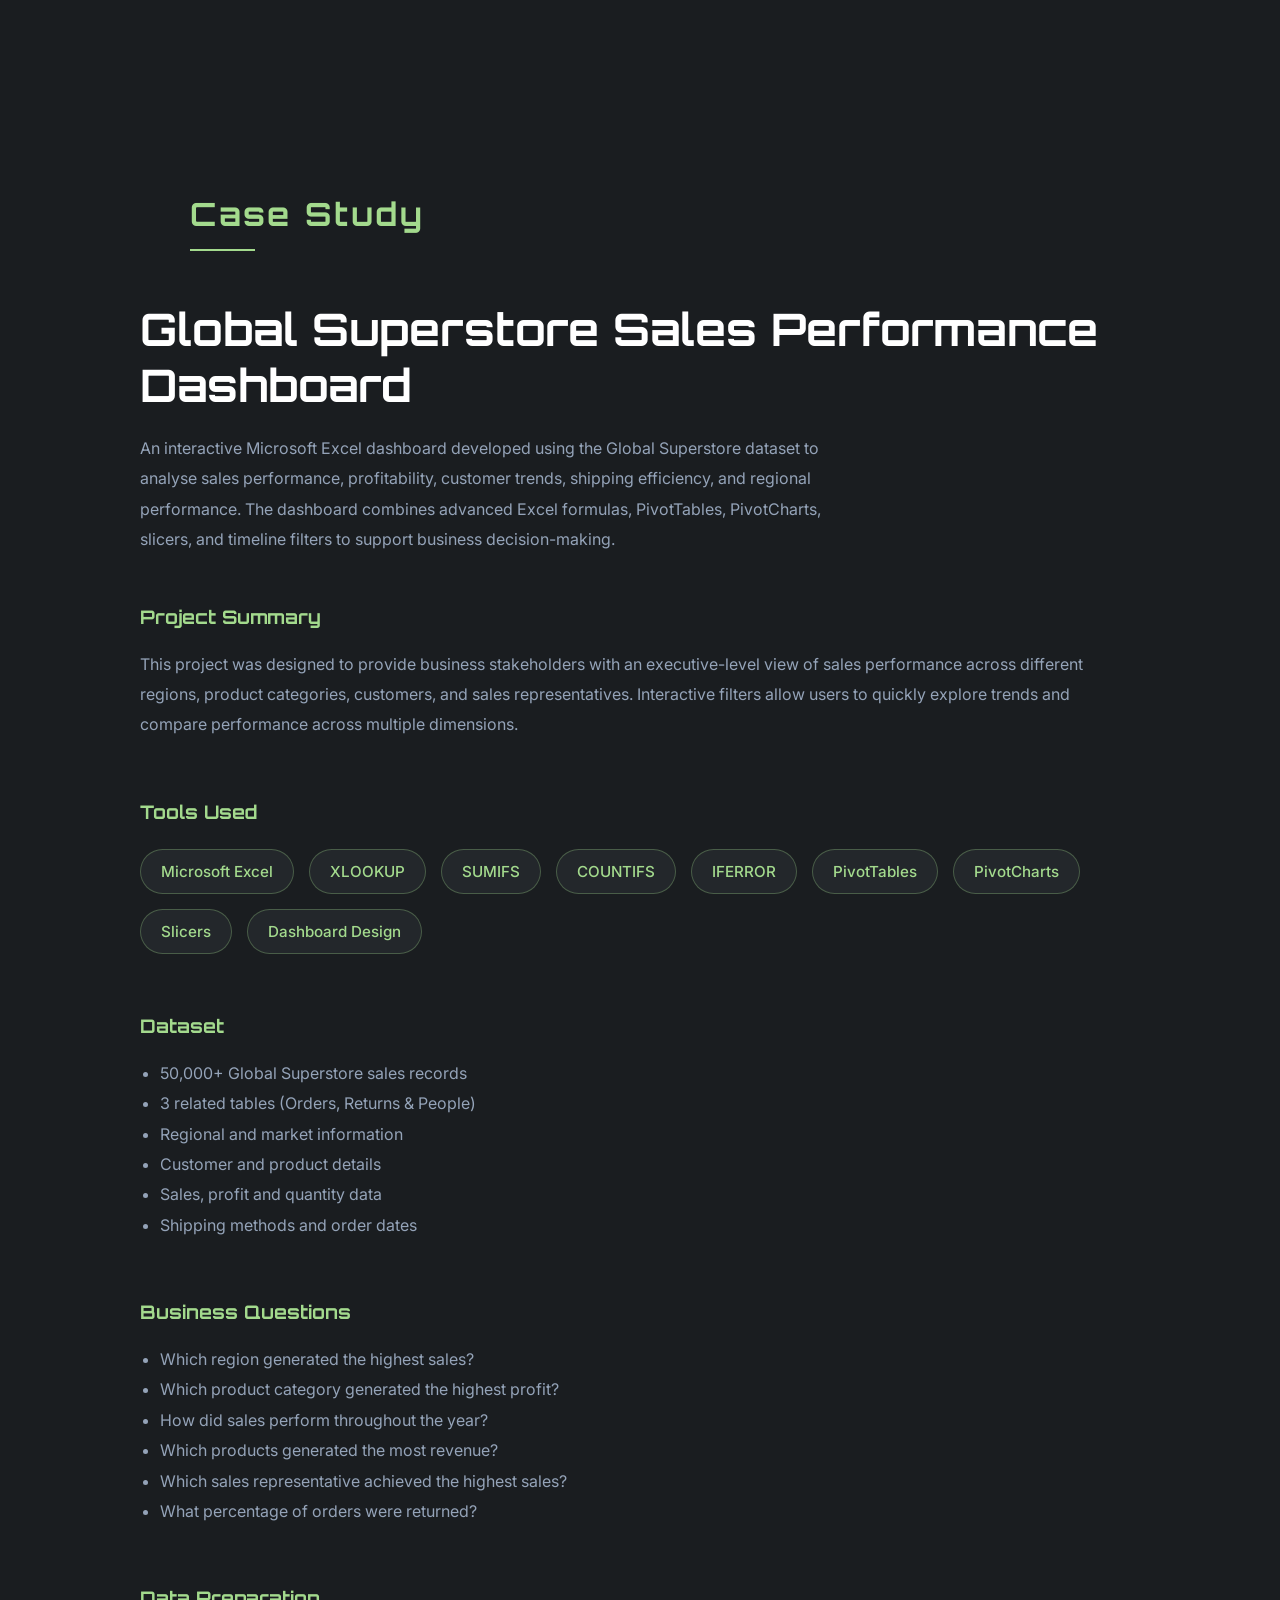
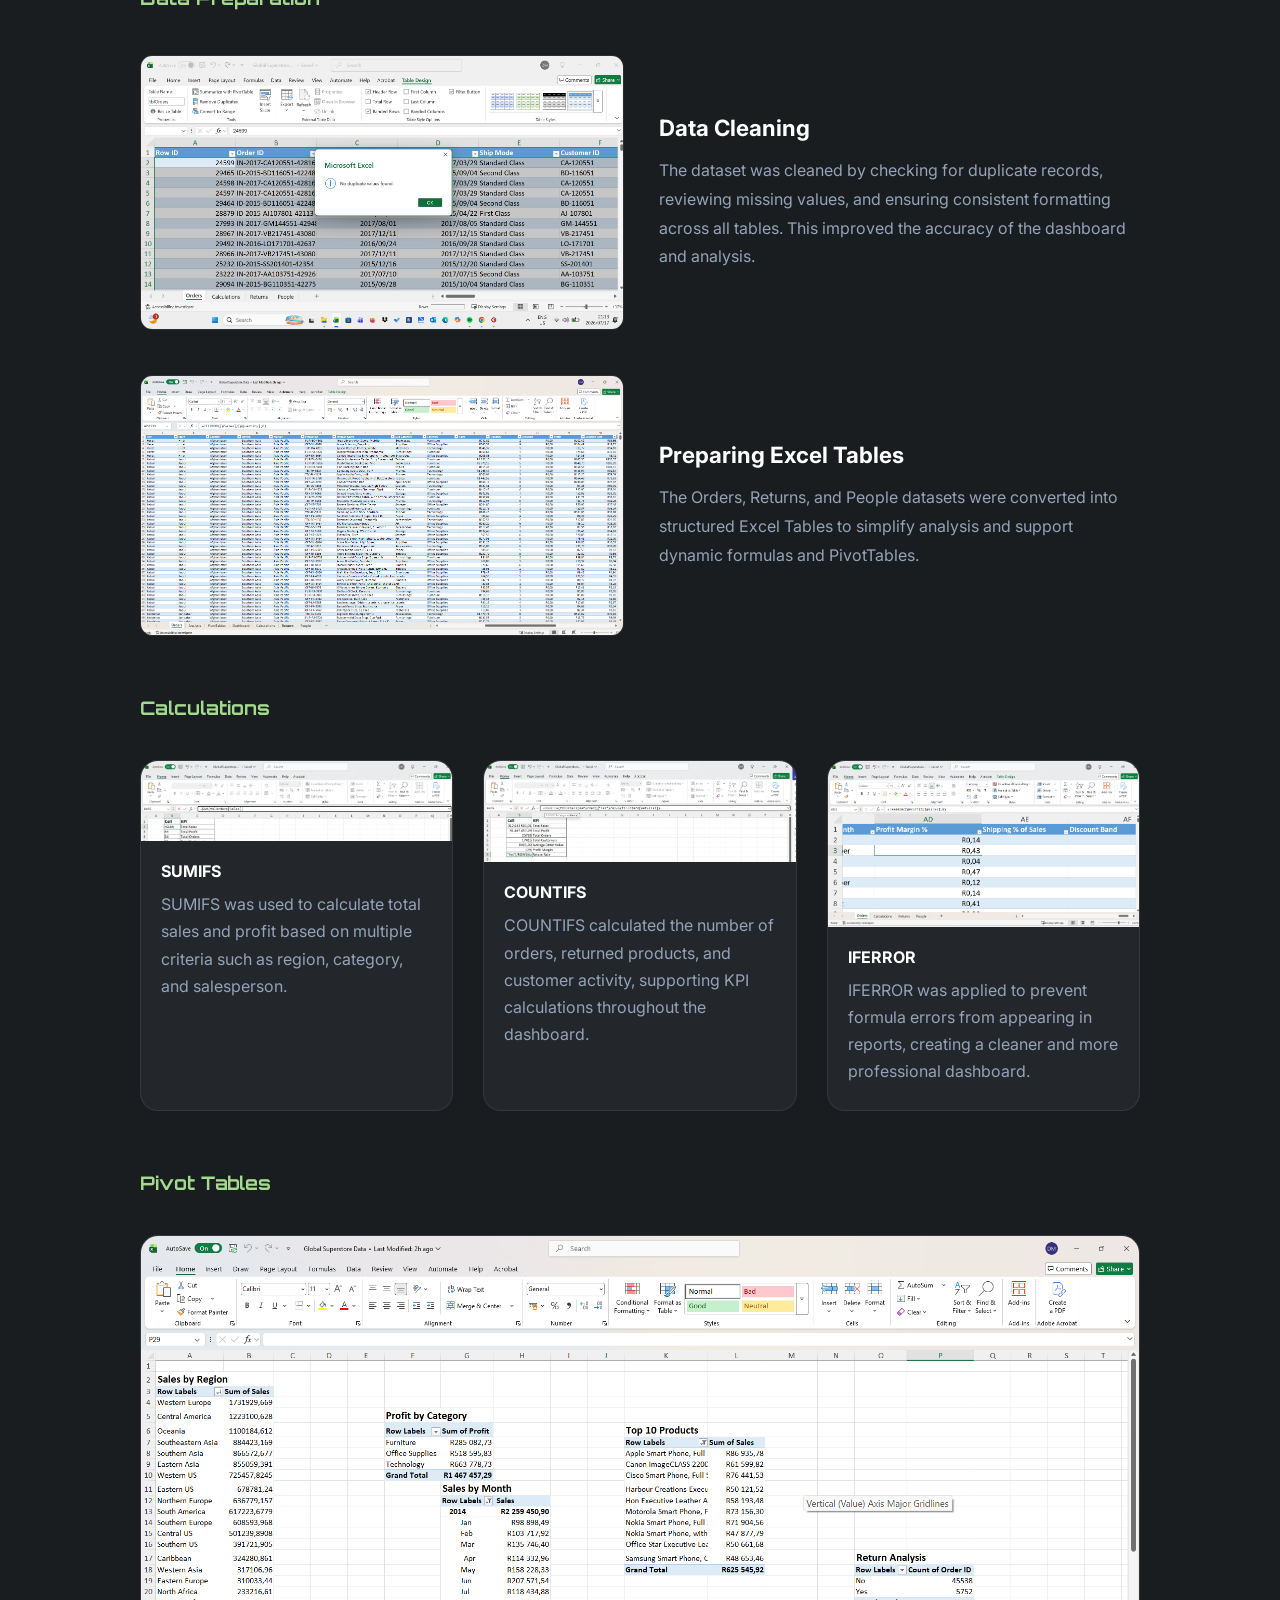
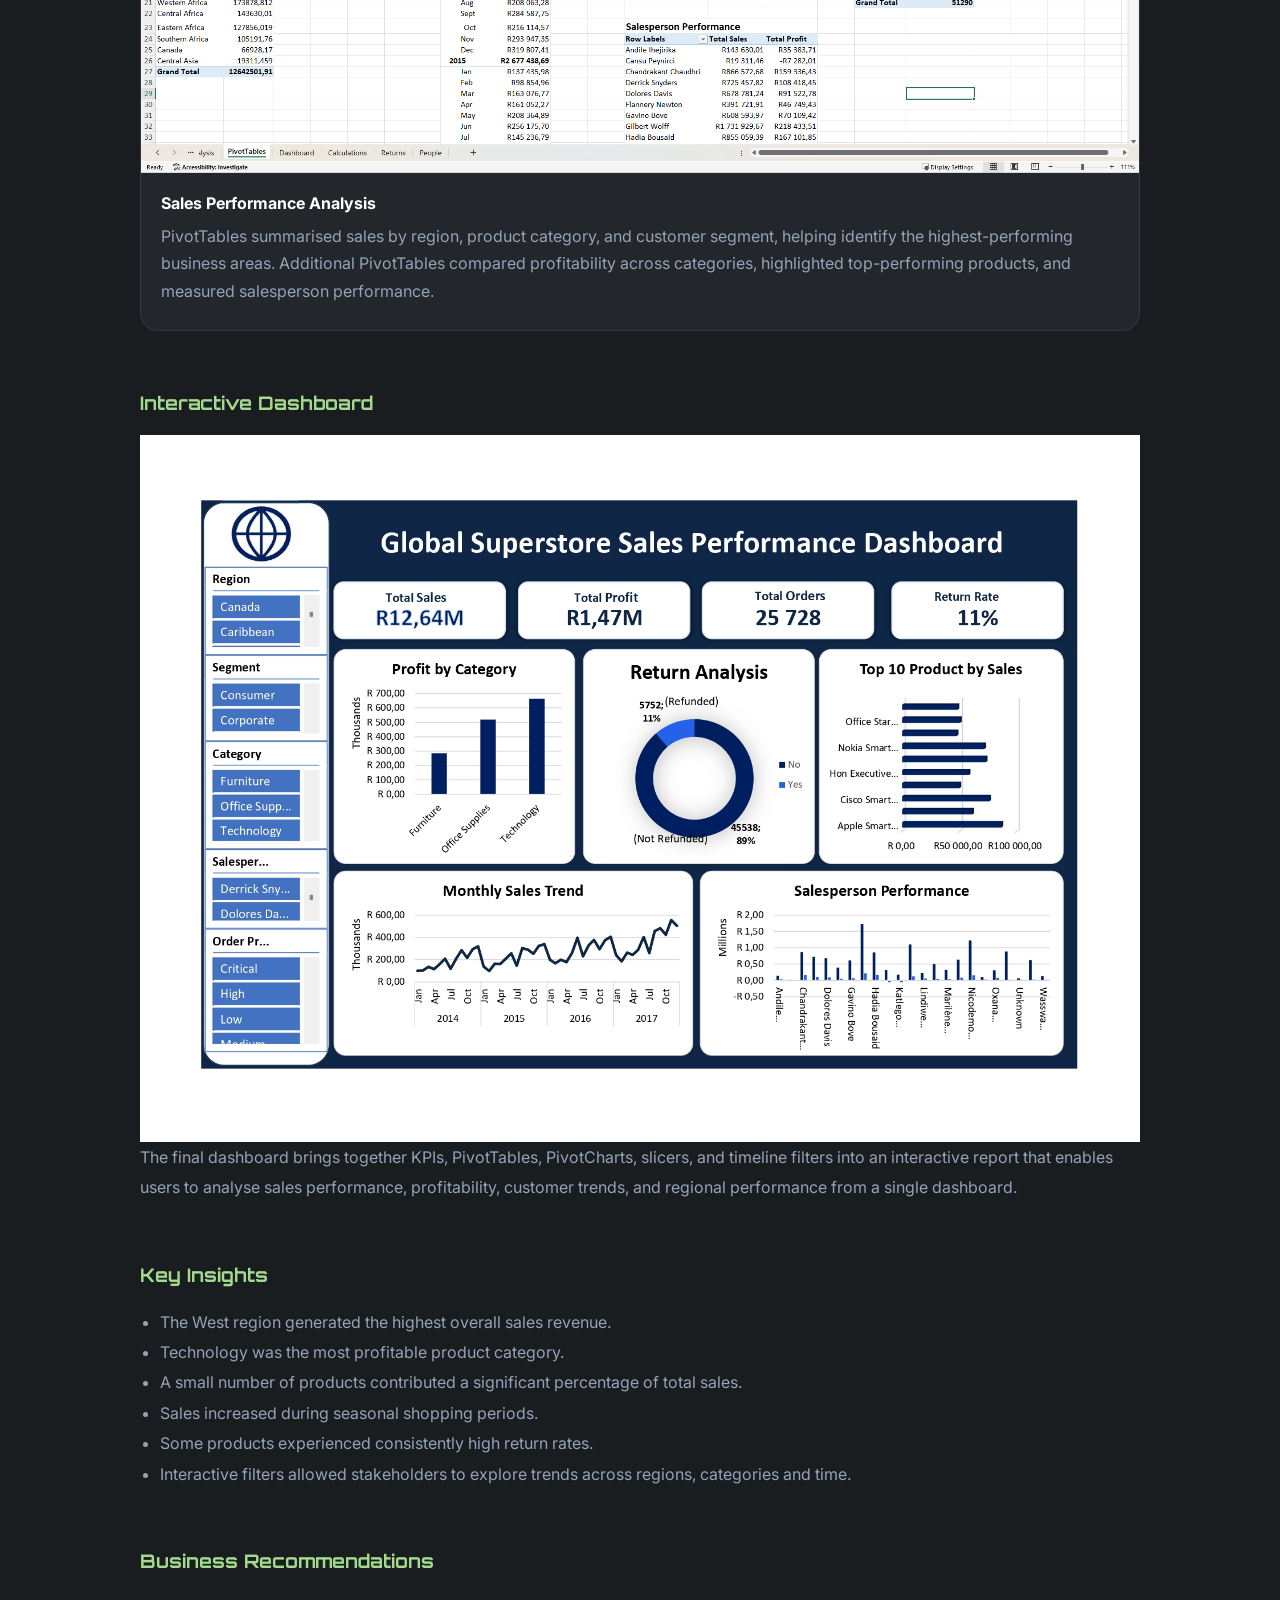
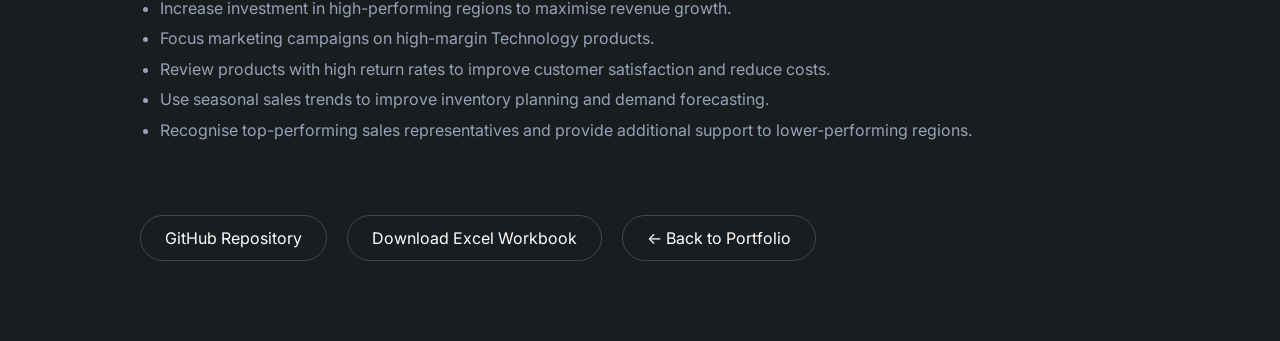
<file: global-superstore.html>
<!DOCTYPE html>
<html lang="en">
<head>
    <meta charset="UTF-8">
    <meta name="viewport" content="width=device-width, initial-scale=1.0">
    <title>Global Superstore Sales Performance Dashboard | Dilan Anesu Mtume</title>

    <link rel="stylesheet" href="style.css">

    <link href="https://fonts.googleapis.com/css2?family=Inter:wght@400;500;600&family=Orbitron:wght@700&display=swap" rel="stylesheet">
</head>

<body>

<main class="case-study">

    <!-- ==========================
         PAGE HEADER
    ========================== -->

    <div class="section-divider">
        <h2 class="section-heading">Case Study</h2>
        <div class="heading-line"></div>
    </div>

    <!-- ==========================
         HERO
    ========================== -->

    <section class="case-hero">

        <h1>Global Superstore Sales Performance Dashboard</h1>

        <p class="case-intro">
            An interactive Microsoft Excel dashboard developed using the Global Superstore dataset to analyse
            sales performance, profitability, customer trends, shipping efficiency, and regional performance.
            The dashboard combines advanced Excel formulas, PivotTables, PivotCharts, slicers, and timeline
            filters to support business decision-making.
        </p>

    </section>

    <!-- ==========================
         PROJECT SUMMARY
    ========================== -->

    <section class="case-section">

        <h3>Project Summary</h3>

        <p>
            This project was designed to provide business stakeholders with an executive-level view of sales
            performance across different regions, product categories, customers, and sales representatives.
            Interactive filters allow users to quickly explore trends and compare performance across multiple dimensions.
        </p>

    </section>
        <!-- ==========================
         TOOLS USED
    ========================== -->

    <section class="case-section">

        <h3>Tools Used</h3>

        <div class="tools-grid">

            <span class="tool-badge">Microsoft Excel</span>
            <span class="tool-badge">XLOOKUP</span>
            <span class="tool-badge">SUMIFS</span>
            <span class="tool-badge">COUNTIFS</span>
            <span class="tool-badge">IFERROR</span>
            <span class="tool-badge">PivotTables</span>
            <span class="tool-badge">PivotCharts</span>
            <span class="tool-badge">Slicers</span>
            <span class="tool-badge">Dashboard Design</span>

        </div>

    </section>

    <!-- ==========================
         DATASET
    ========================== -->

    <section class="case-section">

        <h3>Dataset</h3>

        <ul>

            <li>50,000+ Global Superstore sales records</li>
            <li>3 related tables (Orders, Returns & People)</li>
            <li>Regional and market information</li>
            <li>Customer and product details</li>
            <li>Sales, profit and quantity data</li>
            <li>Shipping methods and order dates</li>

        </ul>

    </section>

    <!-- ==========================
         BUSINESS QUESTIONS
    ========================== -->

    <section class="case-section">

        <h3>Business Questions</h3>

        <ul>

            <li>Which region generated the highest sales?</li>

            <li>Which product category generated the highest profit?</li>

            <li>How did sales perform throughout the year?</li>

            <li>Which products generated the most revenue?</li>

            <li>Which sales representative achieved the highest sales?</li>

            <li>What percentage of orders were returned?</li>

        </ul>

    </section>
        <!-- ==========================
         DATA PREPARATION
    ========================== -->

    <section class="case-section">

        <h3>Data Preparation</h3>

        <div class="process-card">

            <img src="your-folder-name/duplicates.png" alt="Removing Duplicates">

            <div class="process-info">

                <h4>Data Cleaning</h4>

                <p>
                    The dataset was cleaned by checking for duplicate records, reviewing missing values,
                    and ensuring consistent formatting across all tables. This improved the accuracy of
                    the dashboard and analysis.
                </p>

            </div>

        </div>

        <div class="process-card">

            <img src="your-folder-name/tables.png" alt="Excel Tables">

            <div class="process-info">

                <h4>Preparing Excel Tables</h4>

                <p>
                    The Orders, Returns, and People datasets were converted into structured Excel
                    Tables to simplify analysis and support dynamic formulas and PivotTables.
                </p>

            </div>

        </div>

    </section>

    <!-- ==========================
         CALCULATIONS
    ========================== -->

    <section class="case-section">

        <h3>Calculations</h3>

        <div class="process-grid">

          

            <div class="process-small">

                <img src ="your-folder-name/total_sales_calculation.png" alt="SUMIFS Formula">

                <h4>SUMIFS</h4>

                <p>
                    SUMIFS was used to calculate total sales and profit based on multiple criteria such as
                    region, category, and salesperson.
                </p>

            </div>

            <div class="process-small">

                <img src="your-folder-name/returned good.png" alt="COUNTIFS Formula">

                <h4>COUNTIFS</h4>

                <p>
                    COUNTIFS calculated the number of orders, returned products, and customer activity,
                    supporting KPI calculations throughout the dashboard.
                </p>

            </div>

            <div class="process-small">

                <img src="your-folder-name/profit_margin_calculation.png" alt="IFERROR Formula">

                <h4>IFERROR</h4>

                <p>
                    IFERROR was applied to prevent formula errors from appearing in reports,
                    creating a cleaner and more professional dashboard.
                </p>

            </div>

        </div>

    </section>

    <!-- ==========================
         PIVOT TABLES
    ========================== -->

    <section class="case-section">

        <h3>Pivot Tables</h3>

        <div class="process-grid">

            <div class="process-small">

                <img src="your-folder-name/pivotTables.png" alt="Sales Pivot Table">
 
                <h4>Sales Performance Analysis</h4>

                <p>
                    PivotTables summarised sales by region, product category, and customer segment,
                    helping identify the highest-performing business areas. Additional PivotTables compared profitability across categories, highlighted
                    top-performing products, and measured salesperson performance.
                </p>

            </div>

        </div>

    </section>
        <!-- ==========================
         INTERACTIVE DASHBOARD
    ========================== -->

    <section class="case-section">

        <h3>Interactive Dashboard</h3>

        <a href="your-folder-name/Global_Superstore_Sales_page-0001.jpg" target="_blank">

            <img src="your-folder-name/Global_Superstore_Sales_page-0001.jpg"
                 alt="Global Superstore Dashboard"
                 class="dashboard-image">

        </a>

        <p>
            The final dashboard brings together KPIs, PivotTables, PivotCharts,
            slicers, and timeline filters into an interactive report that enables
            users to analyse sales performance, profitability, customer trends,
            and regional performance from a single dashboard.
        </p>

    </section>

    <!-- ==========================
         KEY INSIGHTS
    ========================== -->

    <section class="case-section">

        <h3>Key Insights</h3>

        <ul>

            <li>The West region generated the highest overall sales revenue.</li>

            <li>Technology was the most profitable product category.</li>

            <li>A small number of products contributed a significant percentage of total sales.</li>

            <li>Sales increased during seasonal shopping periods.</li>

            <li>Some products experienced consistently high return rates.</li>

            <li>Interactive filters allowed stakeholders to explore trends across regions, categories and time.</li>

        </ul>

    </section>

    <!-- ==========================
         BUSINESS RECOMMENDATIONS
    ========================== -->

    <section class="case-section">

        <h3>Business Recommendations</h3>

        <ul>

            <li>Increase investment in high-performing regions to maximise revenue growth.</li>

            <li>Focus marketing campaigns on high-margin Technology products.</li>

            <li>Review products with high return rates to improve customer satisfaction and reduce costs.</li>

            <li>Use seasonal sales trends to improve inventory planning and demand forecasting.</li>

            <li>Recognise top-performing sales representatives and provide additional support to lower-performing regions.</li>

        </ul>

    </section>

    <!-- ==========================
         PROJECT LINKS
    ========================== -->

    <section class="case-buttons">

        <a href="https://github.com/AnesuDilan/Global-Superstore-Sales-Dashboard"
           target="_blank"
           class="project-btn">

            GitHub Repository

        </a>

               <a href="Global Superstore Data.zip"
           class="project-btn"
           download>

            Download Excel Workbook

        </a>

        <a href="index.html"
           class="project-btn">

            ← Back to Portfolio

        </a>

    </section>

</main>

</body>
</html>
</file>
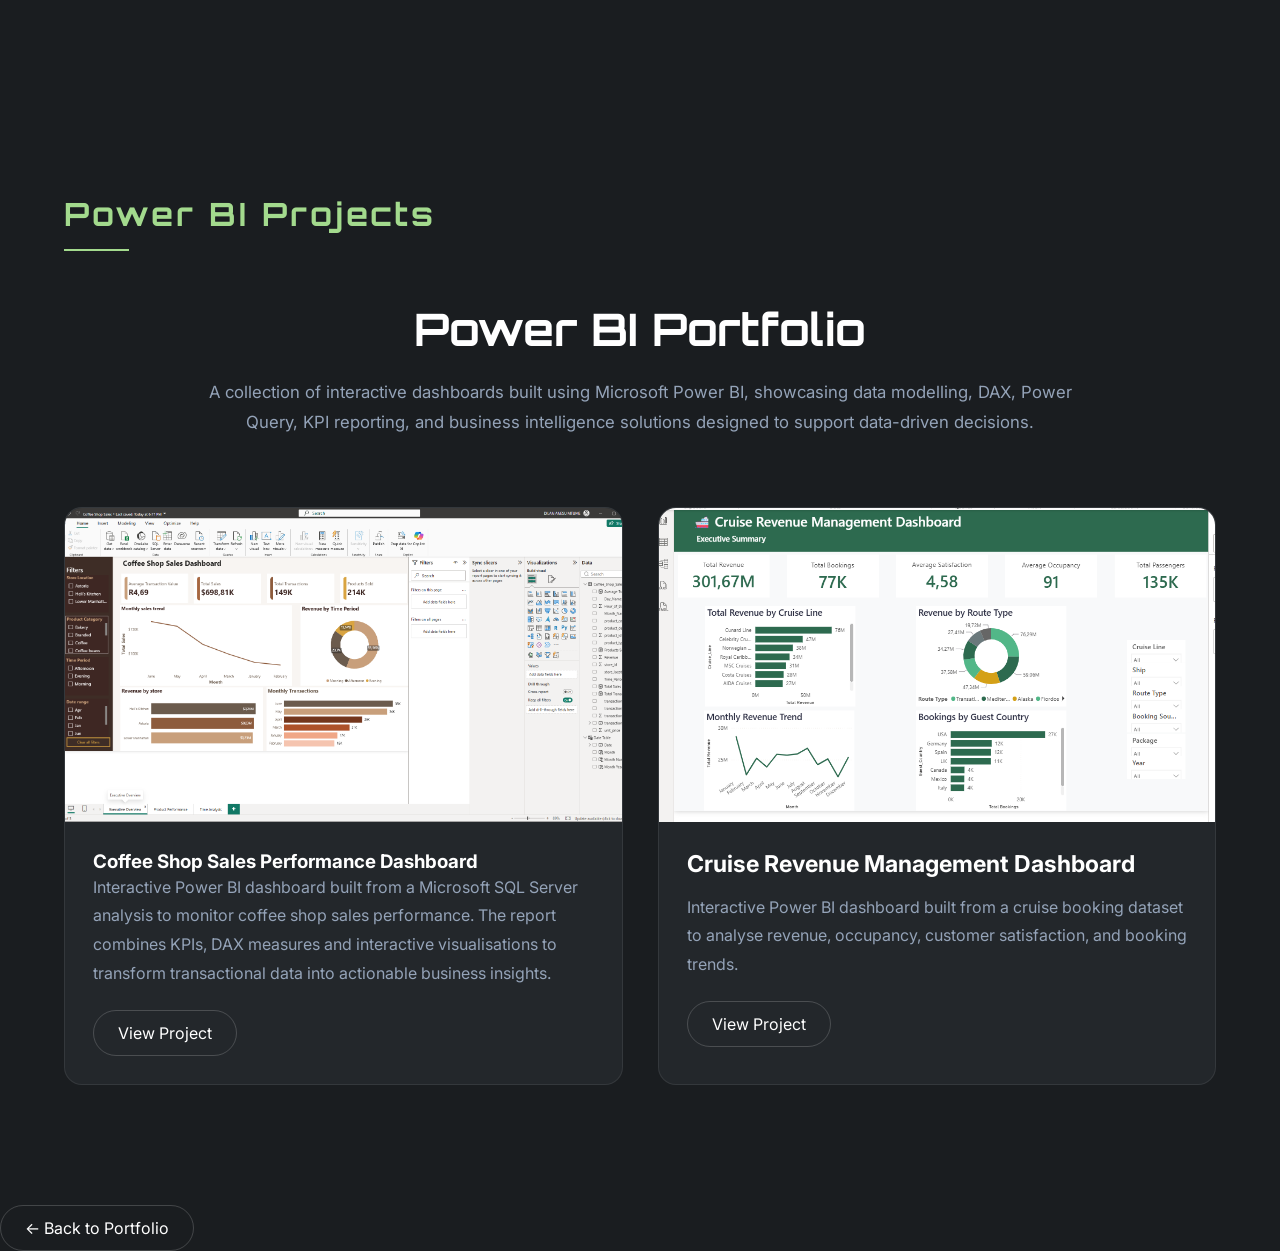
<file: powerbi.html>
<!DOCTYPE html>
<html lang="en">
<head>
    <meta charset="UTF-8">
    <meta name="viewport" content="width=device-width, initial-scale=1.0">
    <title>Power BI Projects | Dilan Anesu Mtume</title>

    <link rel="stylesheet" href="style.css">

    <link href="https://fonts.googleapis.com/css2?family=Orbitron:wght@700&family=Inter:wght@400;500;600&display=swap" rel="stylesheet">
</head>

<body>

<main>

    <!-- PAGE TITLE -->

    <div class="section-divider">

        <h2 class="section-heading">Power BI Projects</h2>

        <div class="heading-line"></div>

    </div>

    <!-- INTRO -->

    <section class="page-intro">

        <h1>Power BI Portfolio</h1>

        <p>
            A collection of interactive dashboards built using Microsoft Power BI,
            showcasing data modelling, DAX, Power Query, KPI reporting, and
            business intelligence solutions designed to support data-driven decisions.
        </p>

    </section>

    <!-- PROJECTS -->

    <section class="portfolio-projects">

         <div class="project-grid">
                <div class="project-card">

    <div class="project-image">

        <img src="your-folder-name/Executive overview.png"
             alt="Coffee Shop Sales Performance Dashboard">

    </div>

    <div class="project-info">

        <h3>Coffee Shop Sales Performance Dashboard</h3>

        <p>

            Interactive Power BI dashboard built from a Microsoft SQL Server
            analysis to monitor coffee shop sales performance. The report
            combines KPIs, DAX measures and interactive visualisations to
            transform transactional data into actionable business insights.

        </p>


        <a href="coffee-shop-powerbi.html"
           class="project-btn">

            View Project

        </a>

    </div>

</div>
            <!-- Cruise Dashboard -->

            <div class="project-card">

        <img src="your-folder-name/cruise_revenue_dashboard01.png" alt="Cruise Revenue Management Dashboard">

        <div class="project-info">

            <h4>Cruise Revenue Management Dashboard</h4>

            <p>
                Interactive Power BI dashboard built from a cruise booking dataset to
                analyse revenue, occupancy, customer satisfaction, and booking trends.
            </p> 
             
            <a href="cruise-powerbi.html"
           class="project-btn">

            View Project

        </a>

        </div>

    </div>

</div>

    </section>

    <!-- BACK -->

    <section class="case-buttons">

        <a href="index.html" class="project-btn">

            ← Back to Portfolio

        </a>

    </section>

</main>

</body>
</html>
</file>
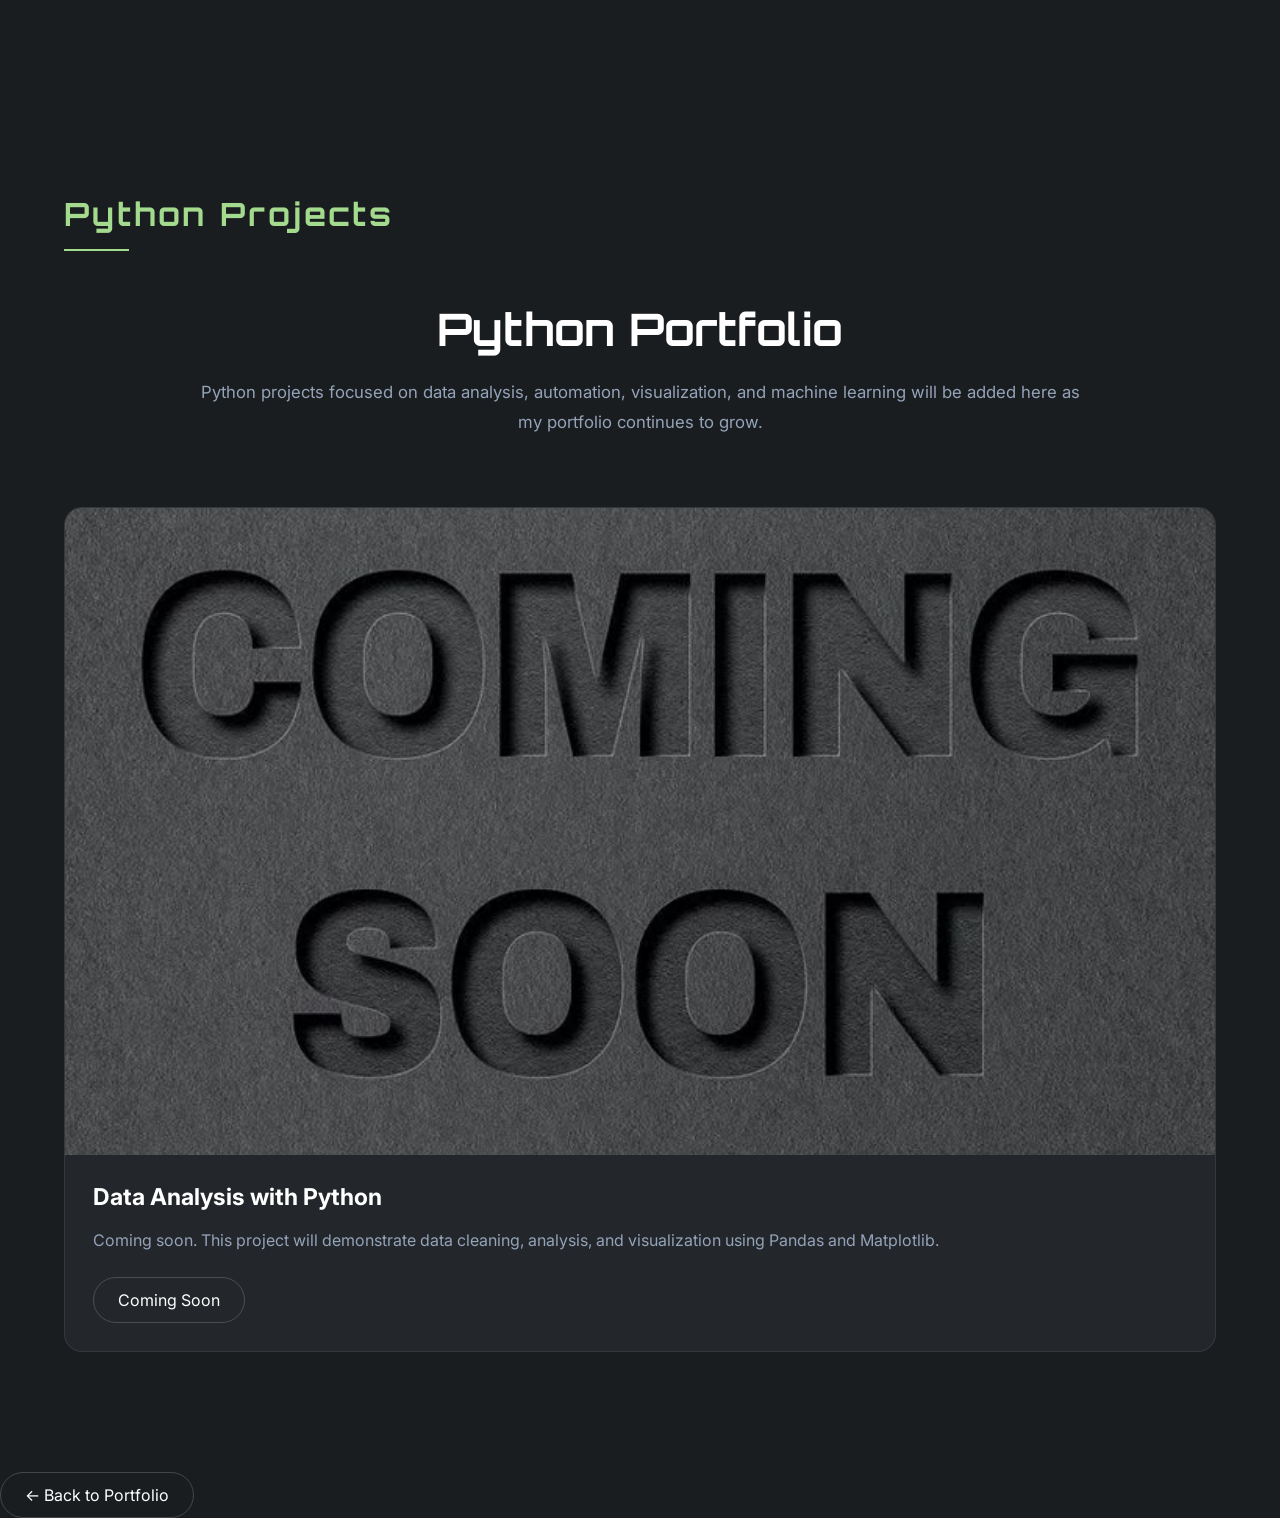
<file: python.html>
<!DOCTYPE html>
<html lang="en">
<head>
    <meta charset="UTF-8">
    <meta name="viewport" content="width=device-width, initial-scale=1.0">
    <title>Python Projects | Dilan Anesu Mtume</title>

    <link rel="stylesheet" href="style.css">

    <link href="https://fonts.googleapis.com/css2?family=Orbitron:wght@700&family=Inter:wght@400;500;600&display=swap" rel="stylesheet">
</head>

<body>

<main>

    <div class="section-divider">

        <h2 class="section-heading">Python Projects</h2>

        <div class="heading-line"></div>

    </div>

    <section class="page-intro">

        <h1>Python Portfolio</h1>

        <p>
            Python projects focused on data analysis, automation,
            visualization, and machine learning will be added here
            as my portfolio continues to grow.
        </p>

    </section>

    <section class="portfolio-projects">

        <div class="project-grid">

          <div class="project-grid">

        <div class="project-card">

            <img src="coming_soon.jpg" alt="Python Project">

            <div class="project-info">

                <h4>Data Analysis with Python</h4>

                <p>
                    Coming soon. This project will demonstrate data cleaning, analysis, and visualization using Pandas and Matplotlib.
                </p>

                <div class="project-links">
                    <a href="#" class="project-btn">Coming Soon</a>
                </div>

            </div>

        </div>

    </div>

</div>

    </section>

    <section class="case-buttons">

        <a href="index.html" class="project-btn">

            ← Back to Portfolio

        </a>

    </section>

</main>

</body>
</html>
</file>
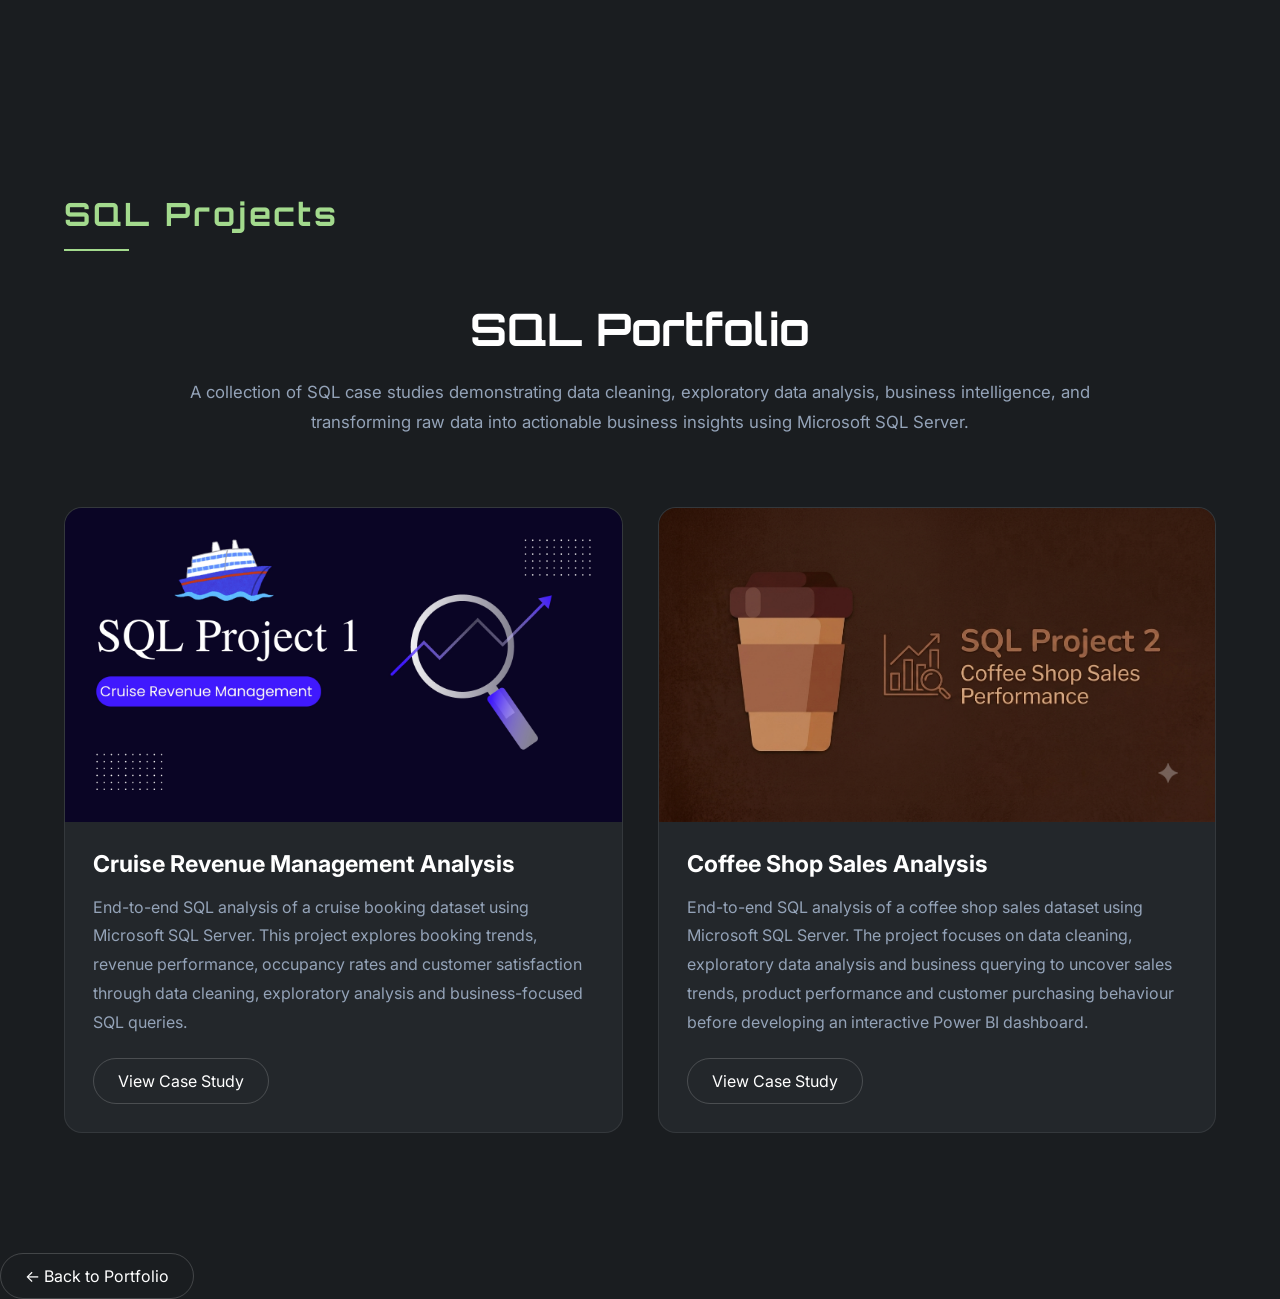
<file: sql.html>
<!DOCTYPE html>
<html lang="en">

<head>

    <meta charset="UTF-8">
    <meta name="viewport" content="width=device-width, initial-scale=1.0">

    <title>SQL Projects | Dilan Anesu Mtume</title>

    <link rel="stylesheet" href="style.css">

    <link href="https://fonts.googleapis.com/css2?family=Orbitron:wght@700&family=Inter:wght@400;500;600&display=swap" rel="stylesheet">

</head>

<body>

<main>

    <!-- ==========================
         PAGE TITLE
    ========================== -->

    <div class="section-divider">

        <h2 class="section-heading">SQL Projects</h2>

        <div class="heading-line"></div>

    </div>

    <!-- ==========================
         INTRODUCTION
    ========================== -->

    <section class="page-intro">

        <h1>SQL Portfolio</h1>

        <p>
            A collection of SQL case studies demonstrating data cleaning,
            exploratory data analysis, business intelligence, and transforming
            raw data into actionable business insights using Microsoft SQL Server.
        </p>

    </section>

    <!-- ==========================
         PROJECTS
    ========================== -->

    <section class="portfolio-projects">

        <div class="project-grid">

            <!-- ==========================
                 PROJECT 1
            ========================== -->

            <div class="project-card">

                <img src="your-folder-name/cruise_revenue_cover_page_page-0001.jpg"
                     alt="Cruise Revenue Management Analysis">

                <div class="project-info">

                    <h4>Cruise Revenue Management Analysis</h4>

                    <p>

                        End-to-end SQL analysis of a cruise booking dataset using
                        Microsoft SQL Server. This project explores booking trends,
                        revenue performance, occupancy rates and customer satisfaction
                        through data cleaning, exploratory analysis and business-focused
                        SQL queries.

                    </p>

                    <a href="cruise-revenue-management.html"
                         class="project-btn">

                        View Case Study 

                    </a>

                </div>

            </div>

            <!-- ==========================
                 PROJECT 2
            ========================== -->

            <div class="project-card">

                <img src="your-folder-name/sql_cover_page.png"
                     alt="Coffee Shop Sales Analysis">

                <div class="project-info">

                    <h4>Coffee Shop Sales Analysis</h4>

                    <p>

                        End-to-end SQL analysis of a coffee shop sales dataset using
                        Microsoft SQL Server. The project focuses on data cleaning,
                        exploratory data analysis and business querying to uncover
                        sales trends, product performance and customer purchasing
                        behaviour before developing an interactive Power BI dashboard.

                    </p>

                    <a href="coffee-shop-sql.html"
                         class="project-btn">

                        View Case Study

                    </a>

                </div>

            </div>

        </div>

    </section>

    <!-- ==========================
         BACK BUTTON
    ========================== -->

    <section class="case-buttons">

        <a href="index.html" class="project-btn">

            ← Back to Portfolio

        </a>

    </section>

</main>

</body>

</html>
</file>
<file: style.css>
/* ==========================================
   1. GLOBAL
========================================== */

*{
    margin:0;
    padding:0;
    box-sizing:border-box;
}

html{
    scroll-behavior:smooth;
    overflow-x:hidden;
}

body{
    background:#1a1d20;
    color:#ffffff;
    font-family:'Inter',sans-serif;
    overflow-x:hidden;
}

img{
    display:block;
    width:100%;
    max-width:100%;
}

a{
    text-decoration:none;
    color:inherit;
}

button{
    font:inherit;
    cursor:pointer;
}

/* ==========================================
   2. HERO
========================================== */

.portfolio-container{
    width:min(90%,1200px);
    margin:auto;
    padding:80px 0;
    display:flex;
    justify-content:space-between;
    align-items:center;
    gap:70px;
}

.image-section{
    flex:1;
    display:flex;
    justify-content:center;
}

.profile-circle{
    width:100%;
    max-width:450px;
    aspect-ratio:1;
    border-radius:50%;
    overflow:hidden;
    background:linear-gradient(
        135deg,
        rgba(163,218,141,.4),
        rgba(46,76,31,.4)
    );
}

.profile-circle img{
    width:100%;
    height:100%;
    object-fit:cover;
    mix-blend-mode:multiply;
    filter:brightness(.9) contrast(1.1);
}

.text-section{
    flex:1;
}

.hero-name{
    font-family:'Orbitron',sans-serif;
    font-size:4rem;
    line-height:1;
    margin-bottom:20px;
}

.job-title{
    font-family:'Orbitron',sans-serif;
    font-size:1rem;
    letter-spacing:5px;
    color:#a3da8d;
    margin-bottom:30px;
}

.bio{
    max-width:560px;
    color:#94a3b8;
    line-height:1.9;
    margin-bottom:35px;
}

.download-btn{
    display:inline-flex;
    align-items:center;
    gap:10px;
    padding:15px 34px;
    border:1px solid rgba(255,255,255,.25);
    border-radius:50px;
    transition:.3s;
}

.download-btn:hover{
    background:#ffffff;
    color:#1a1d20;
}

/* ==========================================
   3. MENU
========================================== */

.menu-icon{
    position:fixed;
    top:25px;
    right:25px;
    z-index:100;
    cursor:pointer;
}

.menu-icon span{
    display:block;
    width:28px;
    height:2px;
    background:#fff;
    margin:6px 0;
    transition:.3s;
}
/* ==========================================
   4. SECTION HEADINGS
========================================== */

.section-divider{
    width:min(90%,1200px);
    margin:120px auto 50px;
}

.section-heading{
    font-family:'Orbitron',sans-serif;
    font-size:2rem;
    color:#a3da8d;
    letter-spacing:3px;
    margin-bottom:15px;
}

.heading-line{
    width:65px;
    height:2px;
    background:#a3da8d;
}
/* ==========================================
   5. PORTFOLIO
========================================== */

.portfolio-projects{
    width:min(90%,1200px);
    margin:0 auto 120px;
}

/* Each Technology Section */

.project-category{
    margin-bottom:90px;
}

.category-title{
    font-family:'Orbitron',sans-serif;
    color:#a3da8d;
    font-size:1.4rem;
    letter-spacing:2px;
    margin-bottom:30px;
    text-transform:uppercase;
}

/* Grid */

.project-grid{
    display:grid;
    grid-template-columns:repeat(auto-fit,minmax(340px,1fr));
    gap:35px;
}

/* Card */

.project-card{
    background:#23272b;
    border:1px solid rgba(255,255,255,.08);
    border-radius:18px;
    overflow:hidden;
    transition:all .35s ease;
}

.project-card:hover{
    transform:translateY(-8px);
    border-color:#a3da8d;
    box-shadow:0 15px 40px rgba(0,0,0,.35);
}

.project-card img{
    width:100%;
    aspect-ratio:16/9;
    object-fit:cover;
}

/* Content */

.project-info{
    padding:28px;
}

.project-info h4{
    font-size:1.45rem;
    margin-bottom:15px;
}

.project-info p{
    color:#94a3b8;
    line-height:1.8;
    margin-bottom:22px;
}

/* Buttons */

.project-links{
    display:flex;
    gap:15px;
    flex-wrap:wrap;
}

.project-btn{
    display:inline-block;
    padding:12px 24px;
    border-radius:50px;
    border:1px solid rgba(255,255,255,.18);
    transition:.3s;
}

.project-btn:hover{
    background:#a3da8d;
    color:#1a1d20;
}

/* ==========================================
   6. CERTIFICATIONS
========================================== */

.certifications{
    width:min(90%,900px);
    margin:0 auto 120px;
}

.cert-item{
    display:flex;
    justify-content:space-between;
    align-items:center;
    gap:30px;
    padding:30px 0;
    border-bottom:1px solid rgba(255,255,255,.08);
}

.cert-item:last-child{
    border-bottom:none;
}

.cert-item h3{
    font-size:1.25rem;
    margin-bottom:8px;
}

.cert-item p{
    color:#94a3b8;
}

.cert-item a{
    color:#a3da8d;
    font-weight:600;
    white-space:nowrap;
    transition:.3s;
}

.cert-item a:hover{
    color:#ffffff;
}

/* ==========================================
   7. FOOTER
========================================== */

.portfolio-footer{
    width:min(90%,1000px);
    margin:120px auto 60px;
    padding-top:60px;
    border-top:1px solid rgba(255,255,255,.08);
}

.footer-block{
    max-width:700px;
    margin-bottom:60px;
}

.footer-block:last-child{
    margin-bottom:0;
}

.portfolio-footer h3{
    font-family:'Orbitron',sans-serif;
    color:#a3da8d;
    font-size:1rem;
    letter-spacing:3px;
    margin-bottom:18px;
}

.portfolio-footer p{
    color:#94a3b8;
    line-height:1.9;
    margin-bottom:28px;
}

.email-btn{
    display:inline-flex;
    align-items:center;
    justify-content:center;
    padding:14px 34px;
    background:#a3da8d;
    color:#1a1d20;
    border-radius:50px;
    font-weight:600;
    transition:.3s;
}

.email-btn:hover{
    background:#ffffff;
    transform:translateY(-2px);
}
/* ==========================================
   8. RESPONSIVE
========================================== */

@media (max-width:992px){

    .portfolio-container{
        flex-direction:column;
        text-align:center;
        padding:60px 0;
    }

    .text-section{
        display:flex;
        flex-direction:column;
        align-items:center;
    }

    .bio{
        max-width:650px;
    }

    .hero-name{
        font-size:3rem;
    }

    .project-grid{
        grid-template-columns:repeat(auto-fit,minmax(300px,1fr));
    }

    .cert-item{
        flex-direction:column;
        align-items:flex-start;
        gap:18px;
    }

}


@media (max-width:768px){

    .menu-icon{
        top:25px;
        right:25px;
    }

    .portfolio-container{
        gap:40px;
    }

    .profile-circle{
        max-width:280px;
    }

    .hero-name{
        font-size:2.5rem;
        line-height:1.1;
    }

    .job-title{
        font-size:.9rem;
        letter-spacing:3px;
    }

    .section-divider{
        margin:80px auto 40px;
    }

    .section-heading{
        font-size:1.6rem;
    }

    .project-category{
        margin-bottom:60px;
    }

    .category-title{
        font-size:1.2rem;
    }

    .project-grid{
        grid-template-columns:1fr;
        gap:25px;
    }

    .project-info{
        padding:22px;
    }

    .project-info h4{
        font-size:1.25rem;
    }

    .project-links{
        flex-direction:column;
    }

    .project-btn{
        width:100%;
        text-align:center;
    }

    .certifications{
        width:90%;
    }

    .portfolio-footer{
        margin:80px auto 40px;
    }

}


@media (max-width:480px){

    .hero-name{
        font-size:2rem;
    }

    .job-title{
        font-size:.8rem;
        letter-spacing:2px;
    }

    .bio{
        font-size:.95rem;
    }

    .download-btn{
        width:100%;
        justify-content:center;
    }

    .project-card{
        border-radius:14px;
    }

    .project-info{
        padding:18px;
    }

    .project-info h4{
        font-size:1.1rem;
    }

    .portfolio-footer h3{
        font-size:.9rem;
    }

    .portfolio-footer p{
        font-size:.95rem;
    }

    .email-btn{
        width:100%;
    }

    .menu-icon{
        top:18px;
        right:18px;
    }

    .menu-icon span{
        width:24px;
    }

}
/* ==========================================
   CASE STUDY --
========================================== */

.case-study{
    width:min(90%,1000px);
    margin:80px auto;
}

.case-hero{
    margin-bottom:50px;
}

.case-hero h1{
    font-family:'Orbitron',sans-serif;
    font-size:2.8rem;
    margin-bottom:20px;
}

.case-intro{
    max-width:700px;
    color:#94a3b8;
    line-height:1.9;
}

.dashboard-showcase{
    margin:50px 0 70px;
}

.dashboard-showcase img{
    width:100%;
    border-radius:18px;
    box-shadow:0 15px 40px rgba(0,0,0,.35);
}

.case-section{
    margin-bottom:60px;
}

.case-section h3{
    color:#a3da8d;
    font-family:'Orbitron',sans-serif;
    margin-bottom:20px;
}

.case-section p,
.case-section li{
    color:#94a3b8;
    line-height:1.9;
}

.case-section ul{
    padding-left:20px;
}

.skills{
    display:flex;
    flex-wrap:wrap;
    gap:15px;
}

.skills span{
    background:#23272b;
    border:1px solid rgba(255,255,255,.08);
    padding:10px 18px;
    border-radius:30px;
}

.case-buttons{
    margin-top:70px;
    display:flex;
    gap:20px;
    flex-wrap:wrap;
}
/* ==========================================
   CASE STUDY PROCESS
========================================== */

.process-card{
    display:flex;
    gap:35px;
    align-items:center;
    margin:45px 0;
    flex-wrap:wrap;
}

.process-card img{
    flex:1;
    min-width:320px;
    border-radius:12px;
    border:1px solid rgba(255,255,255,.08);
}

.process-info{
    flex:1;
}

.process-info h4{
    margin-bottom:15px;
    font-size:1.4rem;
}

.process-info p{
    color:#94a3b8;
    line-height:1.8;
}

.process-grid{
    display:grid;
    grid-template-columns:repeat(auto-fit,minmax(280px,1fr));
    gap:30px;
    margin-top:40px;
}

.process-small{
    background:#23272b;
    border-radius:18px;
    overflow:hidden;
    border:1px solid rgba(255,255,255,.08);
    transition:.3s;
}

.process-small:hover{
    transform:translateY(-6px);
    border-color:#a3da8d;
}

.process-small img{
    width:100%;
    display:block;
}

.process-small h4{
    padding:20px 20px 10px;
}

.process-small p{
    padding:0 20px 25px;
    color:#94a3b8;
    line-height:1.7;
}

@media(max-width:768px){

.process-card{
    flex-direction:column;
}

.process-card img{
    min-width:100%;
}

}
/* ==========================================
   TOOLS USED
========================================== */

.tools-grid{
    display:flex;
    flex-wrap:wrap;
    gap:15px;
    margin-top:25px;
}

.tool-badge{
    display:inline-flex;
    align-items:center;
    justify-content:center;
    padding:12px 20px;
    background:#23272b;
    color:#a3da8d;
    border:1px solid rgba(163,218,141,.3);
    border-radius:50px;
    font-size:.95rem;
    font-weight:500;
    text-align:center;
}

/* Mobile */
@media (max-width:768px){

    .tools-grid{
        gap:10px;
        justify-content:center;
    }

    .tool-badge{
        flex:1 1 calc(50% - 10px);
        max-width:170px;
        padding:10px 16px;
        font-size:.9rem;
    }

}

@media (max-width:480px){

    .tool-badge{
        flex:1 1 100%;
        max-width:100%;
    }

}
/* ==========================================
   SQL QUERY GALLERY
========================================== */

.gallery-intro{
    color:#94a3b8;
    line-height:1.8;
    margin-bottom:35px;
    max-width:750px;
}

.query-gallery{
    display:grid;
    grid-template-columns:repeat(auto-fit,minmax(330px,1fr));
    gap:30px;
}

.query-card{
    background:#23272b;
    border:1px solid rgba(255,255,255,.08);
    border-radius:18px;
    overflow:hidden;
    transition:.3s;
}

.query-card:hover{
    transform:translateY(-8px);
    border-color:#a3da8d;
}

.query-card img{
    width:100%;
    display:block;
    transition:.3s;
}

.query-card:hover img{
    transform:scale(1.02);
}

.query-card h4{
    padding:22px 22px 10px;
    font-size:1.2rem;
}

.query-card p{
    padding:0 22px 25px;
    color:#94a3b8;
    line-height:1.7;
}
/* ==========================================
   SQL WORKFLOW
========================================== */

.workflow-grid{
    display:grid;
    grid-template-columns:repeat(auto-fit,minmax(240px,1fr));
    gap:25px;
    margin-top:30px;
}

.workflow-card{
    background:#23272b;
    border:1px solid rgba(255,255,255,.08);
    border-radius:18px;
    padding:30px;
    transition:.3s;
}

.workflow-card:hover{
    transform:translateY(-6px);
    border-color:#a3da8d;
}

.workflow-card h4{
    color:#a3da8d;
    margin-bottom:15px;
    font-size:1.15rem;
}

.workflow-card p{
    color:#94a3b8;
    line-height:1.7;
}
/* ==========================================
   PROJECT CATEGORIES
========================================== */

.project-categories{
    display:grid;
    grid-template-columns:repeat(auto-fit,minmax(260px,1fr));
    gap:30px;
}

.category-card{
    background:#23272b;
    border:1px solid rgba(255,255,255,.08);
    border-radius:18px;
    padding:35px;
    text-decoration:none;
    transition:.35s ease;
}

.category-card:hover{
    transform:translateY(-8px);
    border-color:#a3da8d;
}

.category-card h3{
    font-family:'Orbitron',sans-serif;
    color:#fff;
    margin-bottom:18px;
}

.category-card p{
    color:#94a3b8;
    line-height:1.8;
    margin-bottom:30px;
}

.category-card span{
    color:#a3da8d;
    font-weight:600;
}

@media(max-width:768px){

    .project-categories{
        grid-template-columns:1fr;
    }

}
/* ==========================================
   PROJECT CATEGORY PAGES
========================================== */

.page-intro{
    width:min(90%,900px);
    margin:0 auto 70px;
    text-align:center;
}

.page-intro h1{
    font-family:'Orbitron',sans-serif;
    font-size:2.8rem;
    margin-bottom:20px;
}

.page-intro p{
    color:#94a3b8;
    line-height:1.8;
    font-size:1.05rem;
}

@media(max-width:768px){

    .page-intro h1{
        font-size:2rem;
    }

}
/* ==========================
   TECHNICAL EXPERTISE
========================== */

.skills-matrix{

    max-width:900px;
    margin:60px auto;
    display:grid;
    gap:28px;

}

.skill-item{

    display:grid;
    grid-template-columns:170px 1fr 120px;
    align-items:center;
    gap:20px;

}

.skill-item span{

    font-weight:600;
    color:#ffffff;

}

.skill-bar{

    width:100%;
    height:12px;
    background:#1b1b1b;
    border-radius:30px;
    overflow:hidden;
    border:1px solid rgba(0,255,136,.15);

}

.skill-fill{

    height:100%;
    border-radius:30px;
    background:linear-gradient(90deg,#00ff88,#00c46a);

}

.advanced{
    width:90%;
}

.intermediate-high{
    width:75%;
}

.intermediate{
    width:70%;
}

.git{
    width:65%;
}

.learning{
    width:35%;
}

.skill-item small{

    color:#9ca3af;
    text-align:right;
    font-size:.9rem;

}
/* ==========================
   MOBILE - TECHNICAL EXPERTISE
========================== */

@media (max-width: 768px) {

    .skills-matrix{
        margin:40px 20px;
        gap:24px;
    }

    .skill-item{

        display:flex;
        flex-direction:column;
        align-items:flex-start;
        gap:10px;

    }

    .skill-item span{

        font-size:1rem;

    }

    .skill-bar{

        width:100%;

    }

    .skill-item small{

        text-align:left;

    }

}
.skill-level{

    padding:6px 12px;
    border-radius:20px;
    font-size:0.8rem;
    font-weight:600;

}

.level-advanced{

    background:#00ff8830;
    color:#00ff88;

}

.level-intermediate{

    background:#3b82f630;
    color:#60a5fa;

}

.level-learning{

    background:#f59e0b30;
    color:#fbbf24;

}

/* ==========================================
   SITE HEADER / NAVIGATION
========================================== */

body{
    padding-top:74px;
}

.site-header{
    position:fixed;
    top:0;
    left:0;
    right:0;
    z-index:200;
    background:rgba(26,29,32,.85);
    backdrop-filter:blur(10px);
    border-bottom:1px solid rgba(255,255,255,.08);
}

.site-header .nav-wrap{
    width:min(92%,1200px);
    margin:0 auto;
    display:flex;
    align-items:center;
    justify-content:space-between;
    height:74px;
    gap:24px;
}

.nav-brand{
    display:flex;
    align-items:center;
    gap:12px;
    font-family:'Orbitron',sans-serif;
    font-size:.9rem;
    letter-spacing:1px;
    white-space:nowrap;
}

.nav-mark{
    width:36px;
    height:36px;
    border-radius:8px;
    background:linear-gradient(135deg,#a3da8d,#2e4c1f);
    display:flex;
    align-items:center;
    justify-content:center;
    font-family:'Orbitron',sans-serif;
    font-weight:700;
    font-size:.8rem;
    color:#1a1d20;
    flex-shrink:0;
}

.nav-links{
    display:flex;
    align-items:center;
    gap:32px;
    list-style:none;
}

.nav-links a{
    font-size:.92rem;
    color:#c4cdd6;
    transition:.25s;
    margin-right:32px;
}

.nav-links li:last-child a{
    margin-right:0;
}

.nav-links a:hover{
    color:#a3da8d;
}

.nav-cta{
    display:inline-flex;
    align-items:center;
    gap:8px;
    padding:10px 22px;
    border:1px solid rgba(163,218,141,.4);
    border-radius:50px;
    color:#a3da8d;
    font-size:.85rem;
    font-weight:600;
    transition:.25s;
    white-space:nowrap;
}

.nav-cta:hover{
    background:#a3da8d;
    color:#1a1d20;
}

.nav-toggle{
    display:none;
    flex-direction:column;
    gap:5px;
    cursor:pointer;
}

.nav-toggle span{
    width:24px;
    height:2px;
    background:#fff;
}

@media (max-width:900px){

    .nav-links{
        position:fixed;
        top:74px;
        left:0;
        right:0;
        background:#1a1d20;
        border-bottom:1px solid rgba(255,255,255,.08);
        flex-direction:column;
        align-items:flex-start;
        gap:0;
        max-height:0;
        overflow:hidden;
        transition:max-height .3s ease;
    }

    .nav-links.open{
        max-height:400px;
    }

    .nav-links li{
        width:100%;
    }

    .nav-links a{
        display:block;
        width:100%;
        padding:18px min(8%,60px);
        border-bottom:1px solid rgba(255,255,255,.06);
    }

    .nav-cta{
        display:none;
    }

    .nav-toggle{
        display:flex;
    }

}

/* ==========================================
   HERO REFRESH
========================================== */

.hero-bg{
    position:relative;
}

.hero-bg::before{
    content:'';
    position:absolute;
    inset:-40px -10% auto -10%;
    height:600px;
    background-image:
        linear-gradient(rgba(163,218,141,.06) 1px, transparent 1px),
        linear-gradient(90deg, rgba(163,218,141,.06) 1px, transparent 1px);
    background-size:46px 46px;
    -webkit-mask-image:radial-gradient(circle at 25% 35%, black, transparent 65%);
    mask-image:radial-gradient(circle at 25% 35%, black, transparent 65%);
    pointer-events:none;
    z-index:-1;
}

.hero-buttons{
    display:flex;
    gap:16px;
    flex-wrap:wrap;
    margin-bottom:30px;
}

.btn-outline{
    display:inline-flex;
    align-items:center;
    gap:10px;
    padding:15px 30px;
    border:1px solid rgba(255,255,255,.25);
    border-radius:50px;
    transition:.3s;
    font-size:.95rem;
}

.btn-outline:hover{
    border-color:#a3da8d;
    color:#a3da8d;
}

.hero-stats{
    display:flex;
    flex-wrap:wrap;
    gap:14px;
}

.hero-stat{
    background:#23272b;
    border:1px solid rgba(255,255,255,.08);
    border-radius:14px;
    padding:16px 22px;
    min-width:128px;
}

.hero-stat strong{
    display:block;
    font-family:'Orbitron',sans-serif;
    font-size:1.15rem;
    color:#a3da8d;
    margin-bottom:4px;
    white-space:nowrap;
}

.hero-stat span{
    font-size:.72rem;
    color:#94a3b8;
    letter-spacing:.4px;
    text-transform:uppercase;
}

@media (max-width:992px){

    .hero-buttons,
    .hero-stats{
        justify-content:center;
    }

}

@media (max-width:480px){

    .btn-outline{
        width:100%;
        justify-content:center;
    }

    .hero-buttons{
        flex-direction:column;
    }

}
/* ==========================================
   HEADER SOCIAL ICONS
========================================== */

.nav-social{
    display:flex;
    align-items:center;
    gap:16px;
    color:#c4cdd6;
}

.nav-social a{
    display:flex;
    transition:.25s;
}

.nav-social a:hover{
    color:#a3da8d;
}

@media (max-width:900px){

    .nav-social{
        display:none;
    }

}
.nav-links a{
    font-size:.92rem;
    color:#c4cdd6;
    transition:.25s;
    margin-right:32px;
}
/* ==========================================
   SKILLS DASHBOARD PANEL
========================================== */

.skills-panel{
    max-width:900px;
    margin:60px auto 0;
    background:#181c20;
    border:1px solid rgba(255,255,255,.08);
    border-radius:16px;
    overflow:hidden;
}

.panel-topbar{
    display:flex;
    align-items:center;
    gap:8px;
    padding:14px 22px;
    border-bottom:1px solid rgba(255,255,255,.08);
    background:#15181b;
}

.panel-dot{
    width:8px;
    height:8px;
    border-radius:50%;
    background:rgba(255,255,255,.15);
}

.panel-label{
    margin-left:10px;
    font-family:'JetBrains Mono',monospace;
    font-size:.75rem;
    color:#5f6b78;
    letter-spacing:.3px;
}

.skills-panel .skills-matrix{
    margin:0;
    padding:34px 28px 38px;
}

.skill-level{
    font-family:'JetBrains Mono',monospace;
    white-space:nowrap;
}

/* ==========================================
   PORTFOLIO CARD TOP / TAGS / MINI CHARTS
========================================== */

.card-top{
    display:flex;
    align-items:center;
    justify-content:space-between;
    margin-bottom:18px;
}

.card-top .category-icon{
    margin-bottom:0;
}

.card-tag{
    font-family:'JetBrains Mono',monospace;
    font-size:.7rem;
    letter-spacing:.5px;
    color:#5f6b78;
}

.card-chart{
    width:100%;
    height:56px;
    margin:20px 0 24px;
    display:block;
}

@media (max-width:600px){

    .skills-panel .skills-matrix{
        padding:26px 18px 30px;
    }

    .card-tag{
        display:none;
    }

}
/* ==========================================
   SKILLS — GROUPED TAGS
========================================== */

.skills-groups{
    max-width:900px;
    margin:50px auto 0;
}

.skills-group{
    margin-bottom:30px;
}

.skills-group:last-child{
    margin-bottom:0;
}

.skills-group-label{
    font-size:.78rem;
    letter-spacing:1.5px;
    text-transform:uppercase;
    color:#94a3b8;
    margin-bottom:14px;
    font-weight:600;
}
</file>
